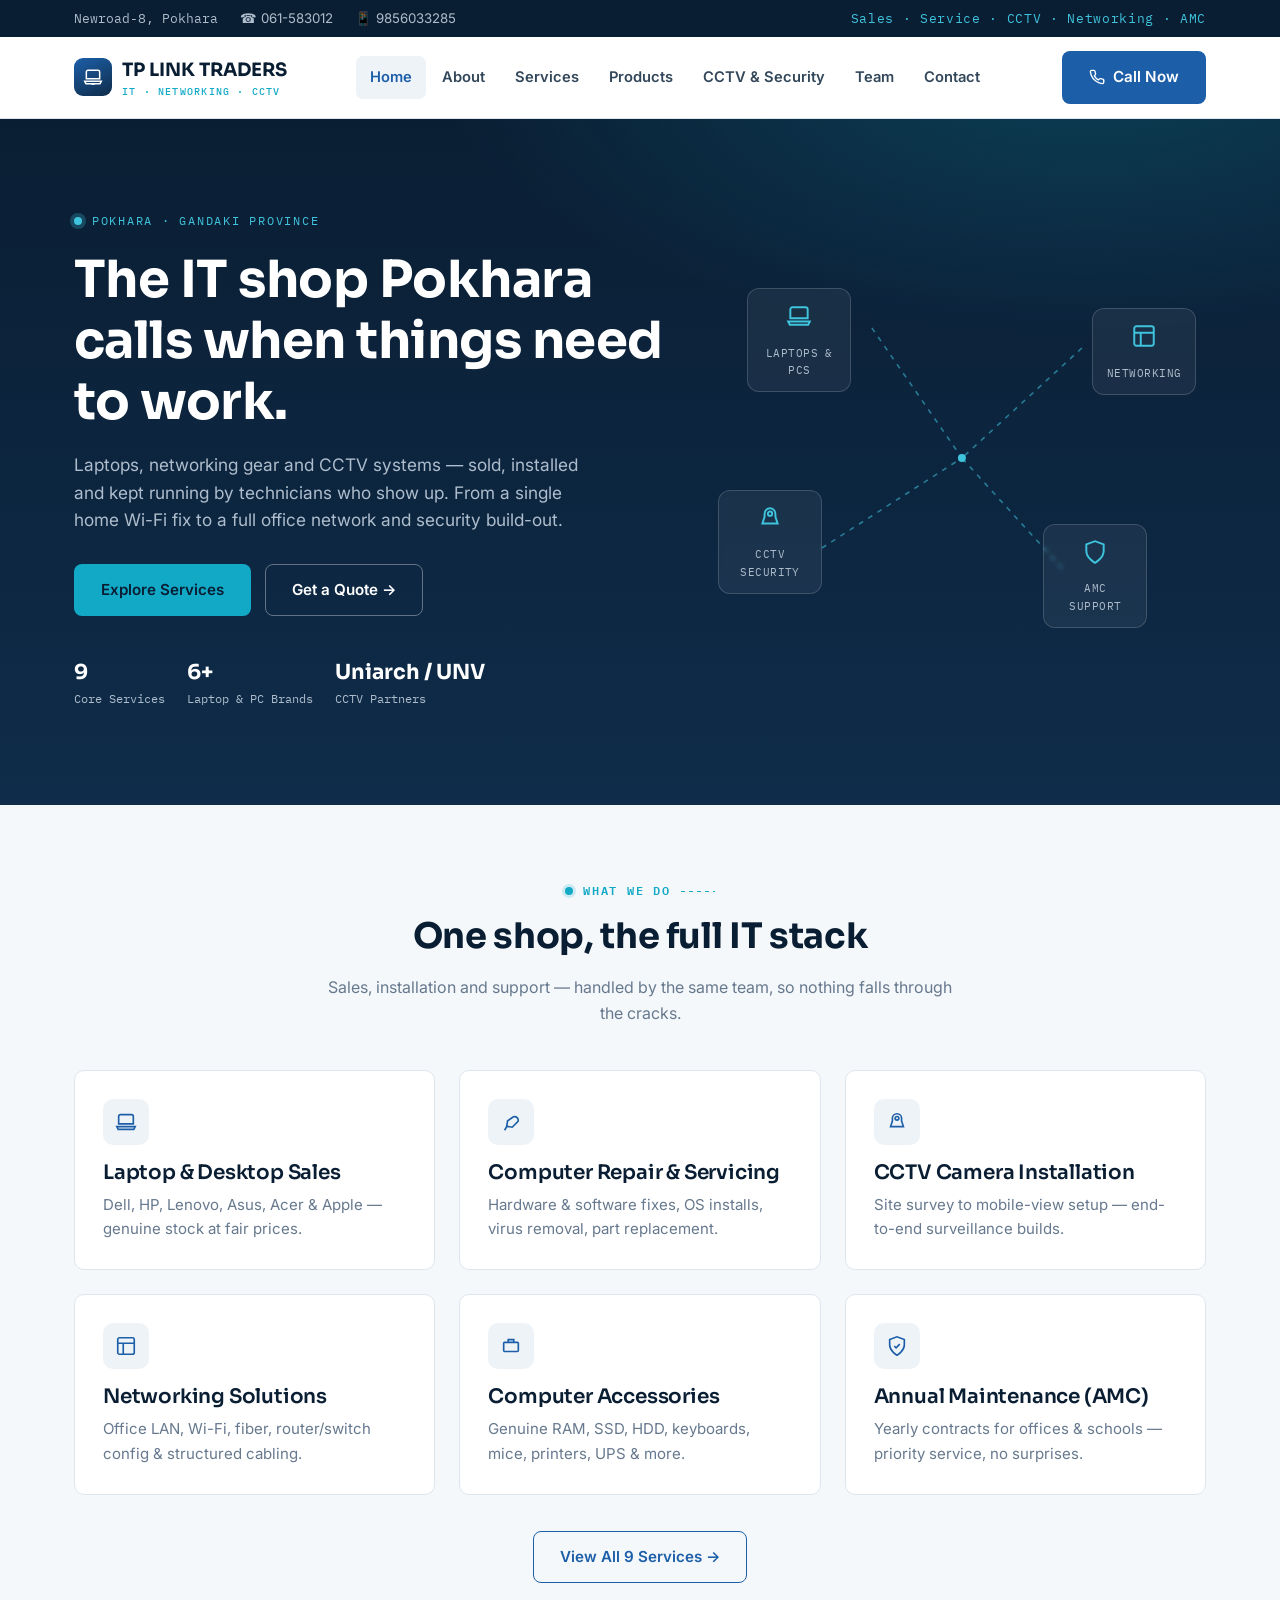
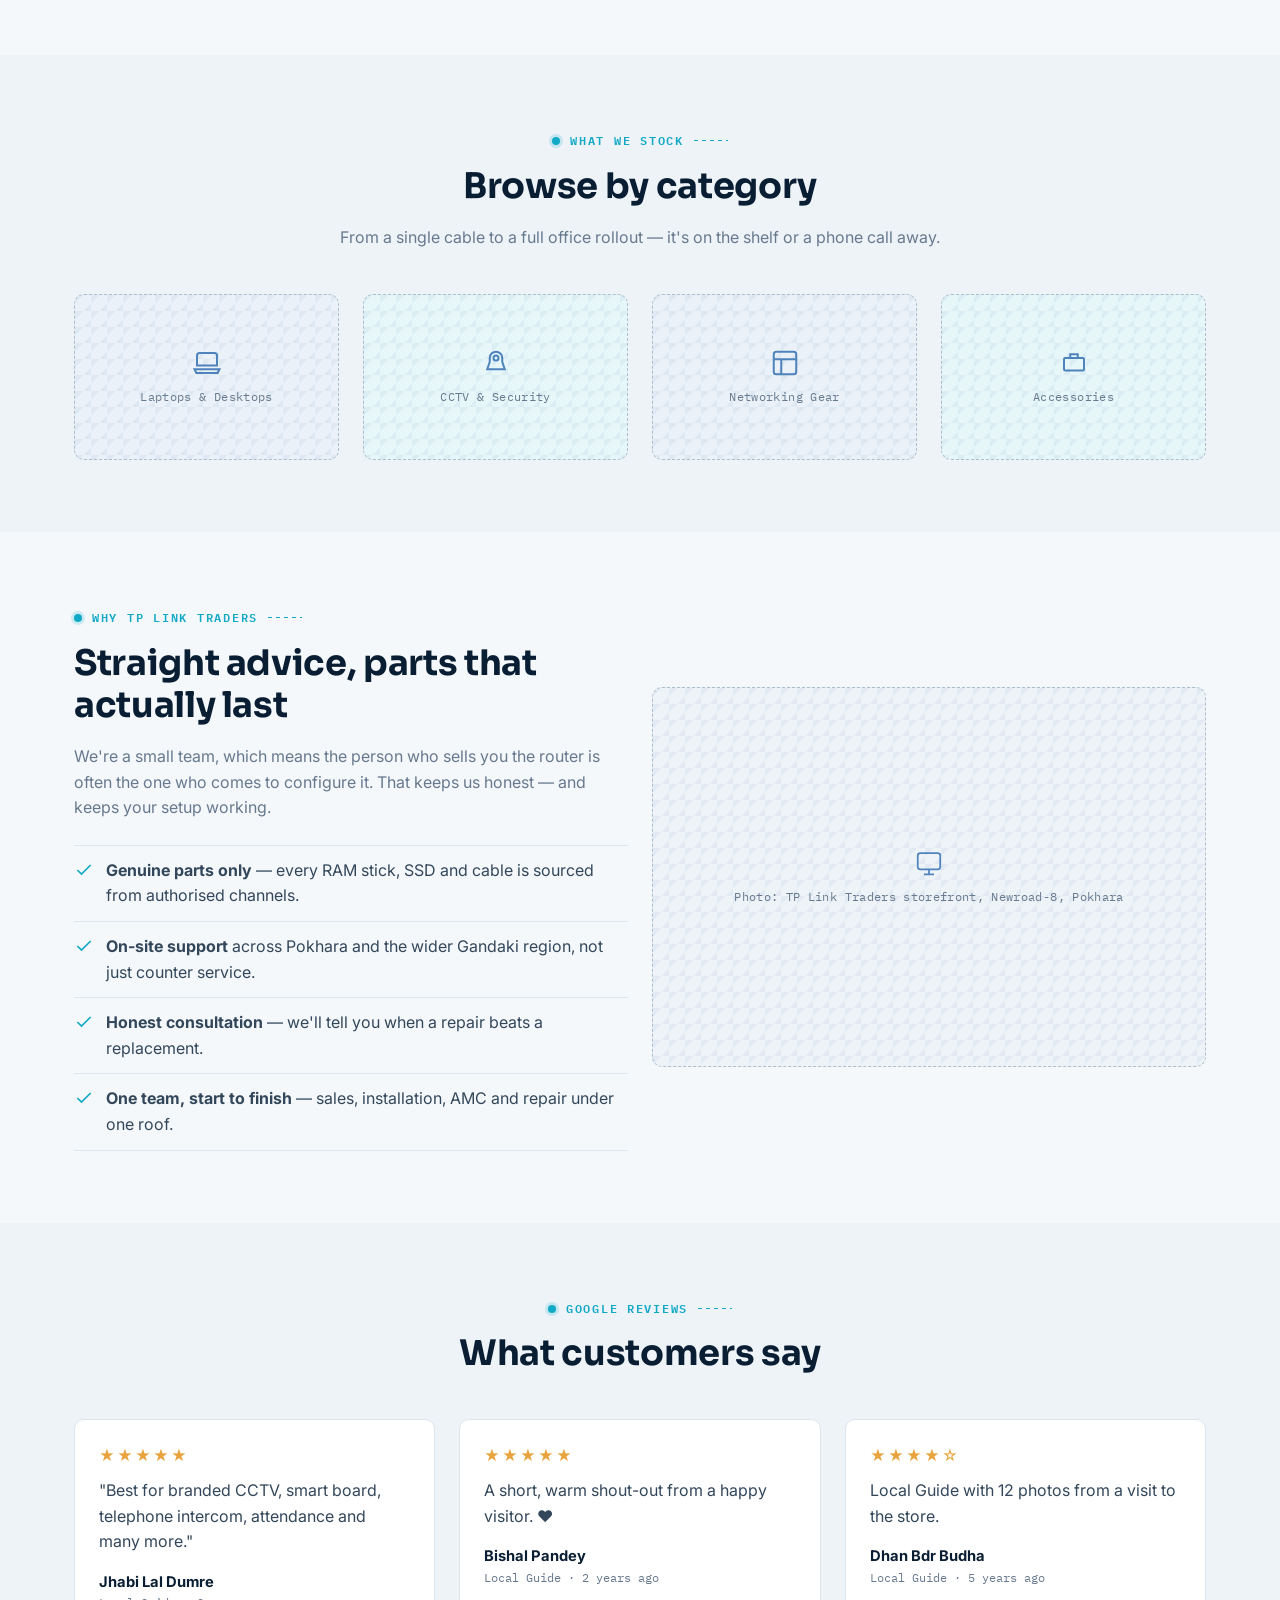
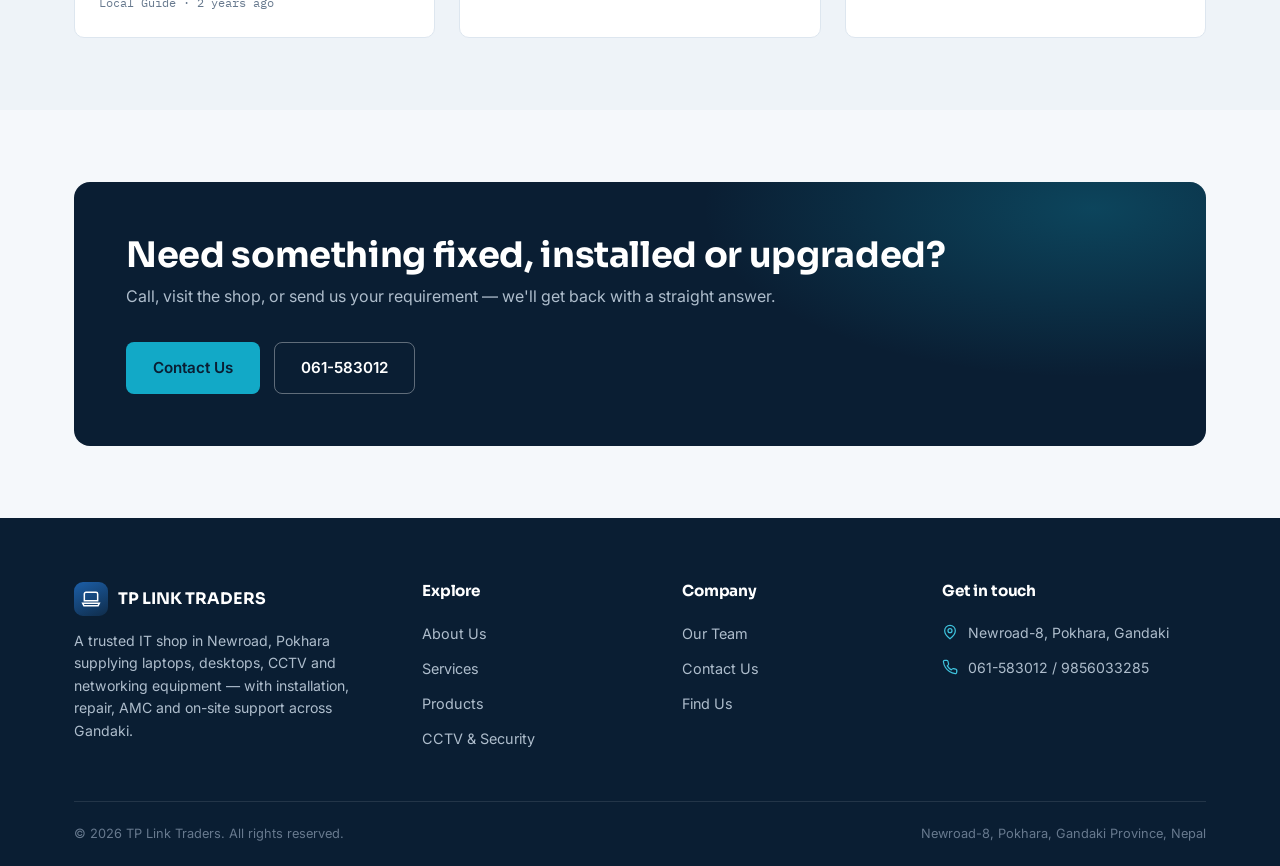
<file: index.html>
<!DOCTYPE html>
<html lang="en">
<head>
<meta charset="UTF-8">
<meta name="viewport" content="width=device-width, initial-scale=1.0">
<title>TP Link Traders — IT, Networking &amp; CCTV Specialists in Pokhara</title>
<meta name="description" content="TP Link Traders, Newroad-8 Pokhara — laptops, desktops, networking, CCTV installation, AMC and IT support for homes, offices, schools and businesses across Gandaki.">
<link rel="preconnect" href="https://fonts.googleapis.com">
<link href="https://fonts.googleapis.com/css2?family=Sora:wght@500;600;700&amp;family=Inter:wght@400;500;600;700&amp;family=IBM+Plex+Mono:wght@500;600&amp;display=swap" rel="stylesheet">
<link rel="stylesheet" href="assets/style.css">
</head>
<body>

<!-- ============ HEADER ============ -->
<div class="topbar">
  <div class="container">
    <div class="topbar-info">
      <span class="mono">Newroad-8, Pokhara</span>
      <span>☎ 061-583012</span>
      <span>📱 9856033285</span>
    </div>
    <span class="topbar-tag">Sales · Service · CCTV · Networking · AMC</span>
  </div>
</div>

<header class="navbar">
  <div class="container">
    <a href="index.html" class="logo">
      <span class="logo-mark">
        <svg viewBox="0 0 24 24" fill="none" stroke="#fff" stroke-width="1.8"><path d="M4 6a2 2 0 012-2h12a2 2 0 012 2v8H4V6z"/><path d="M2 17h20l-1.5 3h-17L2 17z"/><path d="M10 20.5h4"/></svg>
      </span>
      <span>TP LINK TRADERS<small>IT · Networking · CCTV</small></span>
    </a>
    <nav class="nav-links">
      <a href="index.html" class="active">Home</a>
      <a href="about.html">About</a>
      <a href="services.html">Services</a>
      <a href="products.html">Products</a>
      <a href="cctv.html">CCTV &amp; Security</a>
      <a href="team.html">Team</a>
      <a href="contact.html">Contact</a>
    </nav>
    <div class="nav-cta">
      <a href="tel:9856033285" class="btn btn-primary"><svg width="16" height="16" viewBox="0 0 24 24" fill="none" stroke="currentColor" stroke-width="2"><path d="M22 16.9v3a2 2 0 01-2.2 2 19.8 19.8 0 01-8.6-3.1 19.5 19.5 0 01-6-6A19.8 19.8 0 012.1 4.2 2 2 0 014.1 2h3a2 2 0 012 1.7c.1 1 .3 2 .7 3a2 2 0 01-.4 2.1L8 10.3a16 16 0 006 6l1.5-1.4a2 2 0 012.1-.4c1 .4 2 .6 3 .7a2 2 0 011.7 2.1z"/></svg><span class="full">Call Now</span></a>
      <button class="nav-toggle" aria-label="Toggle menu">
        <svg viewBox="0 0 24 24" fill="none" stroke="currentColor" stroke-width="2"><path d="M3 6h18M3 12h18M3 18h18"/></svg>
      </button>
    </div>
  </div>
</header>
<div class="nav-scrim"></div>

<!-- ============ HERO ============ -->
<section class="hero">
  <div class="container">
    <div>
      <div class="hero-eyebrow">Pokhara · Gandaki Province</div>
      <h1>The IT shop Pokhara calls when things need to work.</h1>
      <p class="lead">Laptops, networking gear and CCTV systems — sold, installed and kept running by technicians who show up. From a single home Wi-Fi fix to a full office network and security build-out.</p>
      <div class="hero-actions">
        <a href="services.html" class="btn btn-accent">Explore Services</a>
        <a href="contact.html" class="btn btn-ghost">Get a Quote →</a>
      </div>
      <div class="hero-badges">
        <div class="badge"><b>9</b>Core Services</div>
        <div class="badge"><b>6+</b>Laptop &amp; PC Brands</div>
        <div class="badge"><b>Uniarch / UNV</b>CCTV Partners</div>
      </div>
    </div>
    <div class="net-diagram">
      <svg viewBox="0 0 400 340" aria-hidden="true">
        <path class="dash-line" d="M110 40 L 200 170"></path>
        <path class="dash-line" d="M320 60 L 200 170"></path>
        <path class="dash-line" d="M60 260 L 200 170"></path>
        <path class="dash-line" d="M300 280 L 200 170"></path>
        <circle class="pulse-dot" cx="200" cy="170" r="4"></circle>
      </svg>
      <div class="net-node n1"><svg viewBox="0 0 24 24" fill="none" stroke="currentColor" stroke-width="1.8"><path d="M4 6a2 2 0 012-2h12a2 2 0 012 2v8H4V6z"/><path d="M2 17h20l-1.5 3h-17L2 17z"/></svg><span>LAPTOPS &amp; PCS</span></div>
      <div class="net-node n2"><svg viewBox="0 0 24 24" fill="none" stroke="currentColor" stroke-width="1.8"><rect x="3" y="3" width="18" height="18" rx="2"/><path d="M3 9h18M9 21V9"/></svg><span>NETWORKING</span></div>
      <div class="net-node n3"><svg viewBox="0 0 24 24" fill="none" stroke="currentColor" stroke-width="1.8"><path d="M17 8a5 5 0 00-10 0v3l-2 6h14l-2-6V8z"/><circle cx="12" cy="8" r="2"/></svg><span>CCTV SECURITY</span></div>
      <div class="net-node n4"><svg viewBox="0 0 24 24" fill="none" stroke="currentColor" stroke-width="1.8"><path d="M12 22s8-4.5 8-11V5l-8-3-8 3v6c0 6.5 8 11 8 11z"/></svg><span>AMC SUPPORT</span></div>
    </div>
  </div>
</section>

<!-- ============ SERVICES OVERVIEW ============ -->
<section>
  <div class="container">
    <div class="section-head center" style="margin-left:auto;margin-right:auto;">
      <div class="eyebrow" style="justify-content:center;">WHAT WE DO</div>
      <h2>One shop, the full IT stack</h2>
      <p style="color:var(--slate-500);">Sales, installation and support — handled by the same team, so nothing falls through the cracks.</p>
    </div>
    <div class="grid grid-3">
      <div class="card">
        <div class="icon-badge"><svg viewBox="0 0 24 24" fill="none" stroke="currentColor" stroke-width="1.8"><path d="M4 6a2 2 0 012-2h12a2 2 0 012 2v8H4V6z"/><path d="M2 17h20l-1.5 3h-17L2 17z"/></svg></div>
        <h3>Laptop &amp; Desktop Sales</h3>
        <p>Dell, HP, Lenovo, Asus, Acer &amp; Apple — genuine stock at fair prices.</p>
      </div>
      <div class="card">
        <div class="icon-badge"><svg viewBox="0 0 24 24" fill="none" stroke="currentColor" stroke-width="1.8"><path d="M14.7 6.3a4 4 0 015 5l-6.4 6.4-6-1 1-6z"/><path d="M8 16l-3 5"/></svg></div>
        <h3>Computer Repair &amp; Servicing</h3>
        <p>Hardware &amp; software fixes, OS installs, virus removal, part replacement.</p>
      </div>
      <div class="card">
        <div class="icon-badge"><svg viewBox="0 0 24 24" fill="none" stroke="currentColor" stroke-width="1.8"><path d="M17 8a5 5 0 00-10 0v3l-2 6h14l-2-6V8z"/><circle cx="12" cy="8" r="2"/></svg></div>
        <h3>CCTV Camera Installation</h3>
        <p>Site survey to mobile-view setup — end-to-end surveillance builds.</p>
      </div>
      <div class="card">
        <div class="icon-badge"><svg viewBox="0 0 24 24" fill="none" stroke="currentColor" stroke-width="1.8"><rect x="3" y="3" width="18" height="18" rx="2"/><path d="M3 9h18M9 21V9"/></svg></div>
        <h3>Networking Solutions</h3>
        <p>Office LAN, Wi-Fi, fiber, router/switch config &amp; structured cabling.</p>
      </div>
      <div class="card">
        <div class="icon-badge"><svg viewBox="0 0 24 24" fill="none" stroke="currentColor" stroke-width="1.8"><rect x="4" y="8" width="16" height="10" rx="1"/><path d="M9 8V5h6v3"/></svg></div>
        <h3>Computer Accessories</h3>
        <p>Genuine RAM, SSD, HDD, keyboards, mice, printers, UPS &amp; more.</p>
      </div>
      <div class="card">
        <div class="icon-badge"><svg viewBox="0 0 24 24" fill="none" stroke="currentColor" stroke-width="1.8"><path d="M12 22s8-4.5 8-11V5l-8-3-8 3v6c0 6.5 8 11 8 11z"/><path d="M9 12l2 2 4-4"/></svg></div>
        <h3>Annual Maintenance (AMC)</h3>
        <p>Yearly contracts for offices &amp; schools — priority service, no surprises.</p>
      </div>
    </div>
    <div class="center" style="margin-top:36px;">
      <a href="services.html" class="btn btn-outline">View All 9 Services →</a>
    </div>
  </div>
</section>

<!-- ============ PRODUCT CATEGORIES PREVIEW ============ -->
<section class="section-alt">
  <div class="container">
    <div class="section-head center" style="margin-left:auto;margin-right:auto;">
      <div class="eyebrow" style="justify-content:center;">WHAT WE STOCK</div>
      <h2>Browse by category</h2>
      <p style="color:var(--slate-500);">From a single cable to a full office rollout — it's on the shelf or a phone call away.</p>
    </div>
    <div class="grid grid-4">
      <a href="products.html#laptops" style="text-decoration:none;color:inherit;">
        <div class="ph wide navy"><svg viewBox="0 0 24 24" fill="none" stroke="currentColor" stroke-width="1.6"><path d="M4 6a2 2 0 012-2h12a2 2 0 012 2v8H4V6z"/><path d="M2 17h20l-1.5 3h-17L2 17z"/></svg><span class="ph-label">Laptops &amp; Desktops</span></div>
      </a>
      <a href="cctv.html" style="text-decoration:none;color:inherit;">
        <div class="ph wide cyan"><svg viewBox="0 0 24 24" fill="none" stroke="currentColor" stroke-width="1.6"><path d="M17 8a5 5 0 00-10 0v3l-2 6h14l-2-6V8z"/><circle cx="12" cy="8" r="2"/></svg><span class="ph-label">CCTV &amp; Security</span></div>
      </a>
      <a href="products.html#networking" style="text-decoration:none;color:inherit;">
        <div class="ph wide navy"><svg viewBox="0 0 24 24" fill="none" stroke="currentColor" stroke-width="1.6"><rect x="3" y="3" width="18" height="18" rx="2"/><path d="M3 9h18M9 21V9"/></svg><span class="ph-label">Networking Gear</span></div>
      </a>
      <a href="products.html#accessories" style="text-decoration:none;color:inherit;">
        <div class="ph wide cyan"><svg viewBox="0 0 24 24" fill="none" stroke="currentColor" stroke-width="1.6"><rect x="4" y="8" width="16" height="10" rx="1"/><path d="M9 8V5h6v3"/></svg><span class="ph-label">Accessories</span></div>
      </a>
    </div>
  </div>
</section>

<!-- ============ WHY CHOOSE US ============ -->
<section>
  <div class="container grid grid-2" style="align-items:center;">
    <div>
      <div class="eyebrow">WHY TP LINK TRADERS</div>
      <h2>Straight advice, parts that actually last</h2>
      <p style="color:var(--slate-500);">We're a small team, which means the person who sells you the router is often the one who comes to configure it. That keeps us honest — and keeps your setup working.</p>
      <ul style="margin-top:24px;">
        <li style="display:flex;gap:12px;padding:12px 0;border-top:1px solid var(--border);">
          <svg width="20" height="20" viewBox="0 0 24 24" fill="none" stroke="var(--cyan-500)" stroke-width="2" style="flex-shrink:0;margin-top:2px;"><path d="M20 6L9 17l-5-5"/></svg>
          <div><strong>Genuine parts only</strong> — every RAM stick, SSD and cable is sourced from authorised channels.</div>
        </li>
        <li style="display:flex;gap:12px;padding:12px 0;border-top:1px solid var(--border);">
          <svg width="20" height="20" viewBox="0 0 24 24" fill="none" stroke="var(--cyan-500)" stroke-width="2" style="flex-shrink:0;margin-top:2px;"><path d="M20 6L9 17l-5-5"/></svg>
          <div><strong>On-site support</strong> across Pokhara and the wider Gandaki region, not just counter service.</div>
        </li>
        <li style="display:flex;gap:12px;padding:12px 0;border-top:1px solid var(--border);">
          <svg width="20" height="20" viewBox="0 0 24 24" fill="none" stroke="var(--cyan-500)" stroke-width="2" style="flex-shrink:0;margin-top:2px;"><path d="M20 6L9 17l-5-5"/></svg>
          <div><strong>Honest consultation</strong> — we'll tell you when a repair beats a replacement.</div>
        </li>
        <li style="display:flex;gap:12px;padding:12px 0;border-top:1px solid var(--border);border-bottom:1px solid var(--border);">
          <svg width="20" height="20" viewBox="0 0 24 24" fill="none" stroke="var(--cyan-500)" stroke-width="2" style="flex-shrink:0;margin-top:2px;"><path d="M20 6L9 17l-5-5"/></svg>
          <div><strong>One team, start to finish</strong> — sales, installation, AMC and repair under one roof.</div>
        </li>
      </ul>
    </div>
    <div class="ph" style="min-height:380px;">
      <svg viewBox="0 0 24 24" fill="none" stroke="currentColor" stroke-width="1.4"><rect x="3" y="4" width="18" height="13" rx="2"/><path d="M8 21h8M12 17v4"/></svg>
      <span class="ph-label">Photo: TP Link Traders storefront, Newroad-8, Pokhara</span>
    </div>
  </div>
</section>

<!-- ============ REVIEWS ============ -->
<section class="section-alt">
  <div class="container">
    <div class="section-head center" style="margin-left:auto;margin-right:auto;">
      <div class="eyebrow" style="justify-content:center;">GOOGLE REVIEWS</div>
      <h2>What customers say</h2>
    </div>
    <div class="grid grid-3">
      <div class="review-card">
        <div class="review-stars">★★★★★</div>
        <p>"Best for branded CCTV, smart board, telephone intercom, attendance and many more."</p>
        <div class="review-name">Jhabi Lal Dumre</div>
        <div class="review-meta">Local Guide · 2 years ago</div>
      </div>
      <div class="review-card">
        <div class="review-stars">★★★★★</div>
        <p>A short, warm shout-out from a happy visitor. ❤️</p>
        <div class="review-name">Bishal Pandey</div>
        <div class="review-meta">Local Guide · 2 years ago</div>
      </div>
      <div class="review-card">
        <div class="review-stars">★★★★☆</div>
        <p>Local Guide with 12 photos from a visit to the store.</p>
        <div class="review-name">Dhan Bdr Budha</div>
        <div class="review-meta">Local Guide · 5 years ago</div>
      </div>
    </div>
  </div>
</section>

<!-- ============ CTA BAND ============ -->
<section>
  <div class="container">
    <div class="band">
      <div>
        <h2>Need something fixed, installed or upgraded?</h2>
        <p>Call, visit the shop, or send us your requirement — we'll get back with a straight answer.</p>
      </div>
      <div class="hero-actions">
        <a href="contact.html" class="btn btn-accent">Contact Us</a>
        <a href="tel:061583012" class="btn btn-ghost">061-583012</a>
      </div>
    </div>
  </div>
</section>

<!-- ============ FOOTER ============ -->
<footer>
  <div class="container">
    <div class="footer-grid">
      <div>
        <div class="footer-logo">
          <span class="logo-mark"><svg viewBox="0 0 24 24" fill="none" stroke="#fff" stroke-width="1.8"><path d="M4 6a2 2 0 012-2h12a2 2 0 012 2v8H4V6z"/><path d="M2 17h20l-1.5 3h-17L2 17z"/></svg></span>
          <span>TP LINK TRADERS</span>
        </div>
        <p class="footer-about">A trusted IT shop in Newroad, Pokhara supplying laptops, desktops, CCTV and networking equipment — with installation, repair, AMC and on-site support across Gandaki.</p>
      </div>
      <div>
        <h4>Explore</h4>
        <a href="about.html">About Us</a>
        <a href="services.html">Services</a>
        <a href="products.html">Products</a>
        <a href="cctv.html">CCTV &amp; Security</a>
      </div>
      <div>
        <h4>Company</h4>
        <a href="team.html">Our Team</a>
        <a href="contact.html">Contact Us</a>
        <a href="contact.html#map">Find Us</a>
      </div>
      <div>
        <h4>Get in touch</h4>
        <ul class="footer-contact">
          <li><svg viewBox="0 0 24 24" fill="none" stroke="currentColor" stroke-width="1.8"><path d="M20 10c0 6-8 12-8 12s-8-6-8-12a8 8 0 0116 0z"/><circle cx="12" cy="10" r="3"/></svg>Newroad-8, Pokhara, Gandaki</li>
          <li><svg viewBox="0 0 24 24" fill="none" stroke="currentColor" stroke-width="1.8"><path d="M22 16.9v3a2 2 0 01-2.2 2 19.8 19.8 0 01-8.6-3.1 19.5 19.5 0 01-6-6A19.8 19.8 0 012.1 4.2 2 2 0 014.1 2h3a2 2 0 012 1.7c.1 1 .3 2 .7 3a2 2 0 01-.4 2.1L8 10.3a16 16 0 006 6l1.5-1.4a2 2 0 012.1-.4c1 .4 2 .6 3 .7a2 2 0 011.7 2.1z"/></svg>061-583012 / 9856033285</li>
        </ul>
      </div>
    </div>
    <div class="footer-bottom">
      <span>© <span id="year"></span> TP Link Traders. All rights reserved.</span>
      <span>Newroad-8, Pokhara, Gandaki Province, Nepal</span>
    </div>
  </div>
</footer>

<script src="assets/script.js"></script>
<script>document.getElementById('year').textContent = new Date().getFullYear();</script>
</body>
</html>
</file>
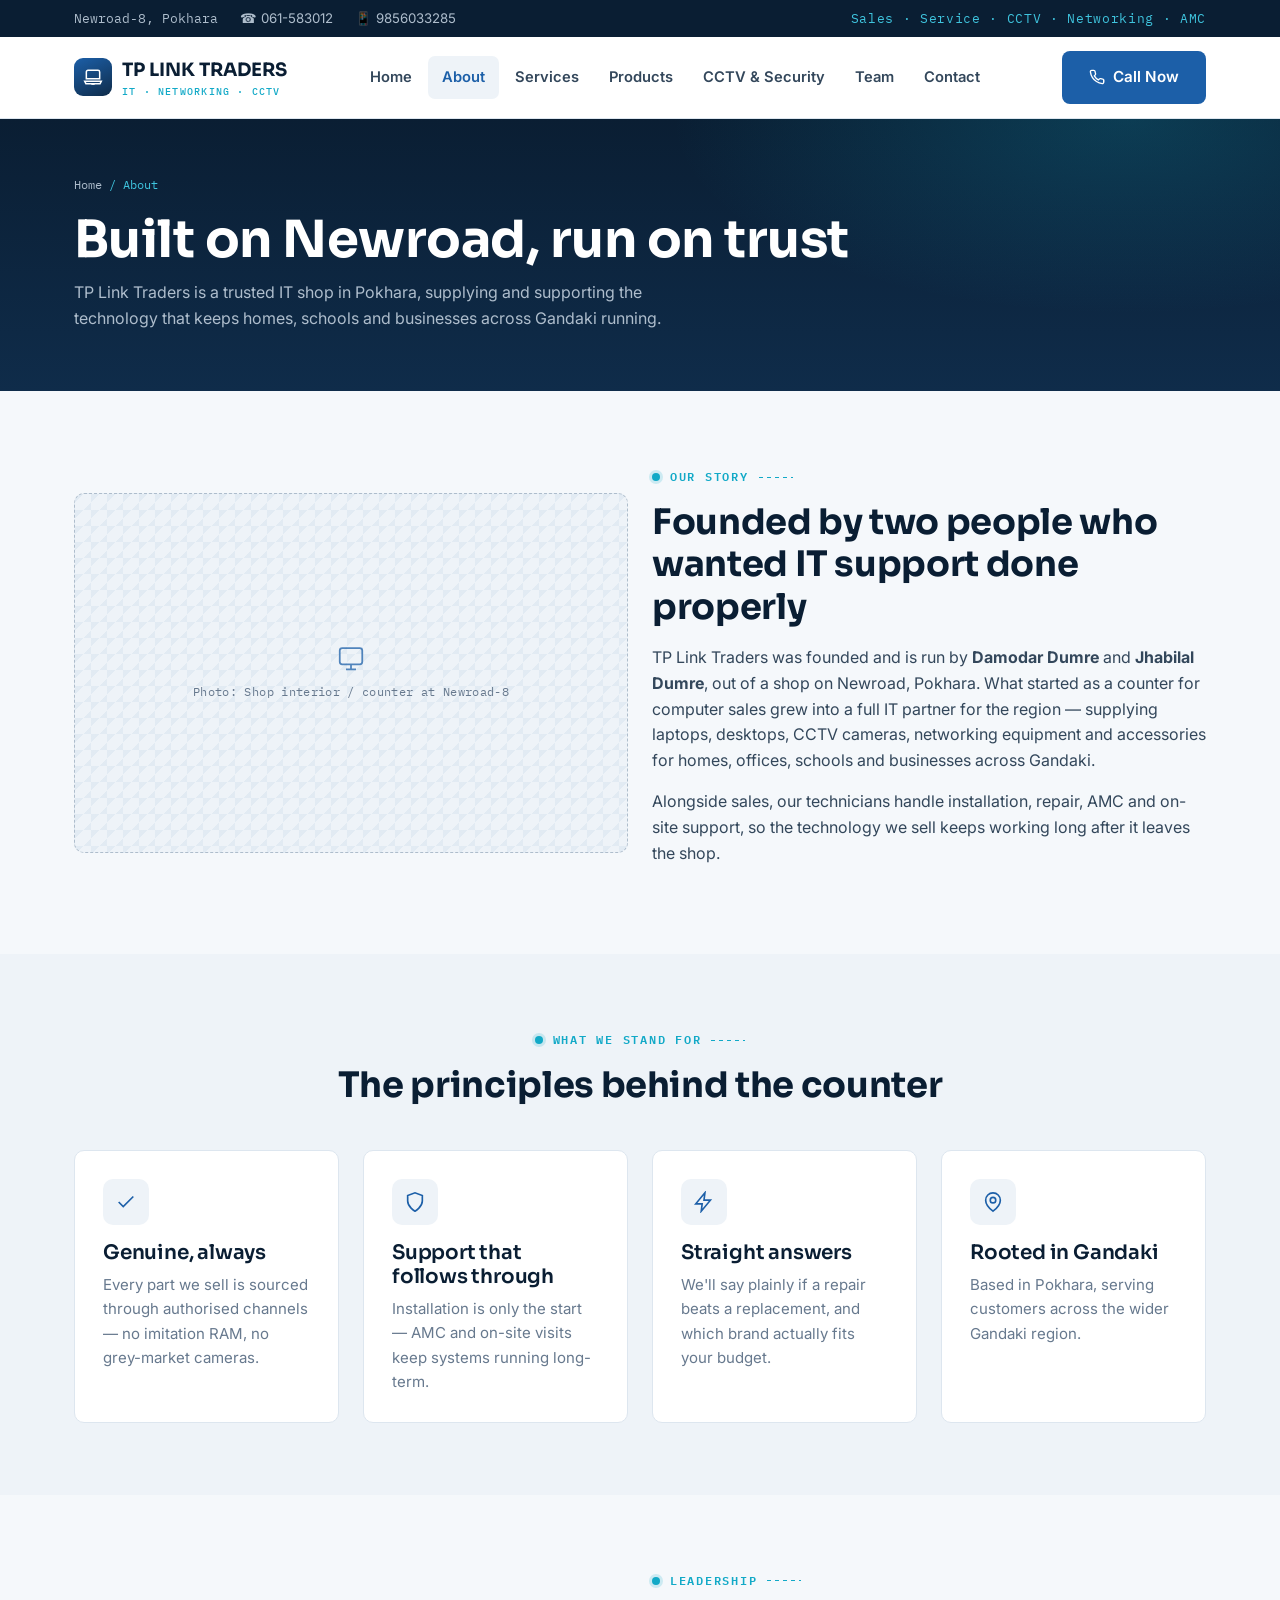
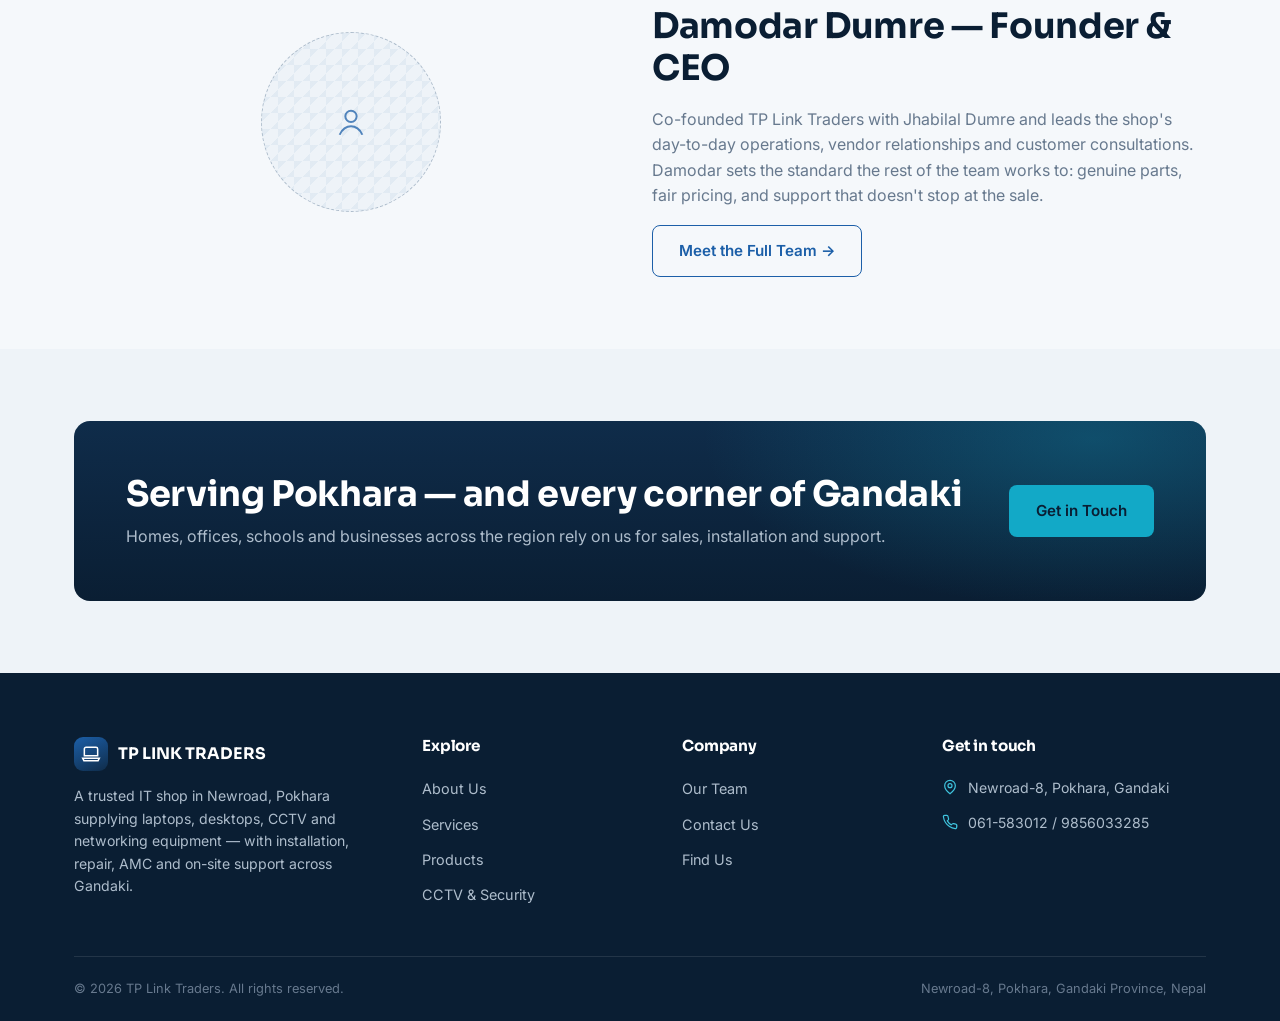
<file: about.html>
<!DOCTYPE html>
<html lang="en">
<head>
<meta charset="UTF-8">
<meta name="viewport" content="width=device-width, initial-scale=1.0">
<title>About Us — TP Link Traders</title>
<meta name="description" content="TP Link Traders is founded and run by Damodar Dumre and Jhabilal Dumre, serving Pokhara and Gandaki with IT sales, networking and CCTV support.">
<link rel="preconnect" href="https://fonts.googleapis.com">
<link href="https://fonts.googleapis.com/css2?family=Sora:wght@500;600;700&amp;family=Inter:wght@400;500;600;700&amp;family=IBM+Plex+Mono:wght@500;600&amp;display=swap" rel="stylesheet">
<link rel="stylesheet" href="assets/style.css">
</head>
<body>

<div class="topbar">
  <div class="container">
    <div class="topbar-info">
      <span class="mono">Newroad-8, Pokhara</span>
      <span>☎ 061-583012</span>
      <span>📱 9856033285</span>
    </div>
    <span class="topbar-tag">Sales · Service · CCTV · Networking · AMC</span>
  </div>
</div>

<header class="navbar">
  <div class="container">
    <a href="index.html" class="logo">
      <span class="logo-mark"><svg viewBox="0 0 24 24" fill="none" stroke="#fff" stroke-width="1.8"><path d="M4 6a2 2 0 012-2h12a2 2 0 012 2v8H4V6z"/><path d="M2 17h20l-1.5 3h-17L2 17z"/><path d="M10 20.5h4"/></svg></span>
      <span>TP LINK TRADERS<small>IT · Networking · CCTV</small></span>
    </a>
    <nav class="nav-links">
      <a href="index.html">Home</a>
      <a href="about.html" class="active">About</a>
      <a href="services.html">Services</a>
      <a href="products.html">Products</a>
      <a href="cctv.html">CCTV &amp; Security</a>
      <a href="team.html">Team</a>
      <a href="contact.html">Contact</a>
    </nav>
    <div class="nav-cta">
      <a href="tel:9856033285" class="btn btn-primary"><svg width="16" height="16" viewBox="0 0 24 24" fill="none" stroke="currentColor" stroke-width="2"><path d="M22 16.9v3a2 2 0 01-2.2 2 19.8 19.8 0 01-8.6-3.1 19.5 19.5 0 01-6-6A19.8 19.8 0 012.1 4.2 2 2 0 014.1 2h3a2 2 0 012 1.7c.1 1 .3 2 .7 3a2 2 0 01-.4 2.1L8 10.3a16 16 0 006 6l1.5-1.4a2 2 0 012.1-.4c1 .4 2 .6 3 .7a2 2 0 011.7 2.1z"/></svg><span class="full">Call Now</span></a>
      <button class="nav-toggle" aria-label="Toggle menu"><svg viewBox="0 0 24 24" fill="none" stroke="currentColor" stroke-width="2"><path d="M3 6h18M3 12h18M3 18h18"/></svg></button>
    </div>
  </div>
</header>
<div class="nav-scrim"></div>

<div class="page-header">
  <div class="container">
    <div class="breadcrumb"><a href="index.html">Home</a> / About</div>
    <h1>Built on Newroad, run on trust</h1>
    <p>TP Link Traders is a trusted IT shop in Pokhara, supplying and supporting the technology that keeps homes, schools and businesses across Gandaki running.</p>
  </div>
</div>

<section>
  <div class="container grid grid-2" style="align-items:center;">
    <div class="ph" style="min-height:360px;">
      <svg viewBox="0 0 24 24" fill="none" stroke="currentColor" stroke-width="1.4"><rect x="3" y="4" width="18" height="13" rx="2"/><path d="M8 21h8M12 17v4"/></svg>
      <span class="ph-label">Photo: Shop interior / counter at Newroad-8</span>
    </div>
    <div>
      <div class="eyebrow">OUR STORY</div>
      <h2>Founded by two people who wanted IT support done properly</h2>
      <p>TP Link Traders was founded and is run by <strong>Damodar Dumre</strong> and <strong>Jhabilal Dumre</strong>, out of a shop on Newroad, Pokhara. What started as a counter for computer sales grew into a full IT partner for the region — supplying laptops, desktops, CCTV cameras, networking equipment and accessories for homes, offices, schools and businesses across Gandaki.</p>
      <p>Alongside sales, our technicians handle installation, repair, AMC and on-site support, so the technology we sell keeps working long after it leaves the shop.</p>
    </div>
  </div>
</section>

<section class="section-alt">
  <div class="container">
    <div class="section-head center" style="margin-left:auto;margin-right:auto;">
      <div class="eyebrow" style="justify-content:center;">WHAT WE STAND FOR</div>
      <h2>The principles behind the counter</h2>
    </div>
    <div class="grid grid-4">
      <div class="card">
        <div class="icon-badge"><svg viewBox="0 0 24 24" fill="none" stroke="currentColor" stroke-width="1.8"><path d="M20 6L9 17l-5-5"/></svg></div>
        <h3>Genuine, always</h3>
        <p>Every part we sell is sourced through authorised channels — no imitation RAM, no grey-market cameras.</p>
      </div>
      <div class="card">
        <div class="icon-badge"><svg viewBox="0 0 24 24" fill="none" stroke="currentColor" stroke-width="1.8"><path d="M12 22s8-4.5 8-11V5l-8-3-8 3v6c0 6.5 8 11 8 11z"/></svg></div>
        <h3>Support that follows through</h3>
        <p>Installation is only the start — AMC and on-site visits keep systems running long-term.</p>
      </div>
      <div class="card">
        <div class="icon-badge"><svg viewBox="0 0 24 24" fill="none" stroke="currentColor" stroke-width="1.8"><path d="M13 2L3 14h7l-1 8 10-12h-7l1-8z"/></svg></div>
        <h3>Straight answers</h3>
        <p>We'll say plainly if a repair beats a replacement, and which brand actually fits your budget.</p>
      </div>
      <div class="card">
        <div class="icon-badge"><svg viewBox="0 0 24 24" fill="none" stroke="currentColor" stroke-width="1.8"><path d="M20 10c0 6-8 12-8 12s-8-6-8-12a8 8 0 0116 0z"/><circle cx="12" cy="10" r="3"/></svg></div>
        <h3>Rooted in Gandaki</h3>
        <p>Based in Pokhara, serving customers across the wider Gandaki region.</p>
      </div>
    </div>
  </div>
</section>

<section>
  <div class="container grid grid-2" style="align-items:center;">
    <div class="ph avatar" style="width:180px;">
      <svg viewBox="0 0 24 24" fill="none" stroke="currentColor" stroke-width="1.4"><circle cx="12" cy="8" r="4"/><path d="M4 21c1.5-4 5-6 8-6s6.5 2 8 6"/></svg>
    </div>
    <div>
      <div class="eyebrow">LEADERSHIP</div>
      <h2>Damodar Dumre — Founder &amp; CEO</h2>
      <p style="color:var(--slate-500);">Co-founded TP Link Traders with Jhabilal Dumre and leads the shop's day-to-day operations, vendor relationships and customer consultations. Damodar sets the standard the rest of the team works to: genuine parts, fair pricing, and support that doesn't stop at the sale.</p>
      <a href="team.html" class="btn btn-outline">Meet the Full Team →</a>
    </div>
  </div>
</section>

<section class="section-alt">
  <div class="container">
    <div class="band" style="background:linear-gradient(180deg, var(--navy-800), var(--navy-900));">
      <div>
        <h2>Serving Pokhara — and every corner of Gandaki</h2>
        <p>Homes, offices, schools and businesses across the region rely on us for sales, installation and support.</p>
      </div>
      <a href="contact.html" class="btn btn-accent">Get in Touch</a>
    </div>
  </div>
</section>

<footer>
  <div class="container">
    <div class="footer-grid">
      <div>
        <div class="footer-logo">
          <span class="logo-mark"><svg viewBox="0 0 24 24" fill="none" stroke="#fff" stroke-width="1.8"><path d="M4 6a2 2 0 012-2h12a2 2 0 012 2v8H4V6z"/><path d="M2 17h20l-1.5 3h-17L2 17z"/></svg></span>
          <span>TP LINK TRADERS</span>
        </div>
        <p class="footer-about">A trusted IT shop in Newroad, Pokhara supplying laptops, desktops, CCTV and networking equipment — with installation, repair, AMC and on-site support across Gandaki.</p>
      </div>
      <div>
        <h4>Explore</h4>
        <a href="about.html">About Us</a>
        <a href="services.html">Services</a>
        <a href="products.html">Products</a>
        <a href="cctv.html">CCTV &amp; Security</a>
      </div>
      <div>
        <h4>Company</h4>
        <a href="team.html">Our Team</a>
        <a href="contact.html">Contact Us</a>
        <a href="contact.html#map">Find Us</a>
      </div>
      <div>
        <h4>Get in touch</h4>
        <ul class="footer-contact">
          <li><svg viewBox="0 0 24 24" fill="none" stroke="currentColor" stroke-width="1.8"><path d="M20 10c0 6-8 12-8 12s-8-6-8-12a8 8 0 0116 0z"/><circle cx="12" cy="10" r="3"/></svg>Newroad-8, Pokhara, Gandaki</li>
          <li><svg viewBox="0 0 24 24" fill="none" stroke="currentColor" stroke-width="1.8"><path d="M22 16.9v3a2 2 0 01-2.2 2 19.8 19.8 0 01-8.6-3.1 19.5 19.5 0 01-6-6A19.8 19.8 0 012.1 4.2 2 2 0 014.1 2h3a2 2 0 012 1.7c.1 1 .3 2 .7 3a2 2 0 01-.4 2.1L8 10.3a16 16 0 006 6l1.5-1.4a2 2 0 012.1-.4c1 .4 2 .6 3 .7a2 2 0 011.7 2.1z"/></svg>061-583012 / 9856033285</li>
        </ul>
      </div>
    </div>
    <div class="footer-bottom">
      <span>© <span id="year"></span> TP Link Traders. All rights reserved.</span>
      <span>Newroad-8, Pokhara, Gandaki Province, Nepal</span>
    </div>
  </div>
</footer>

<script src="assets/script.js"></script>
<script>document.getElementById('year').textContent = new Date().getFullYear();</script>
</body>
</html>
</file>
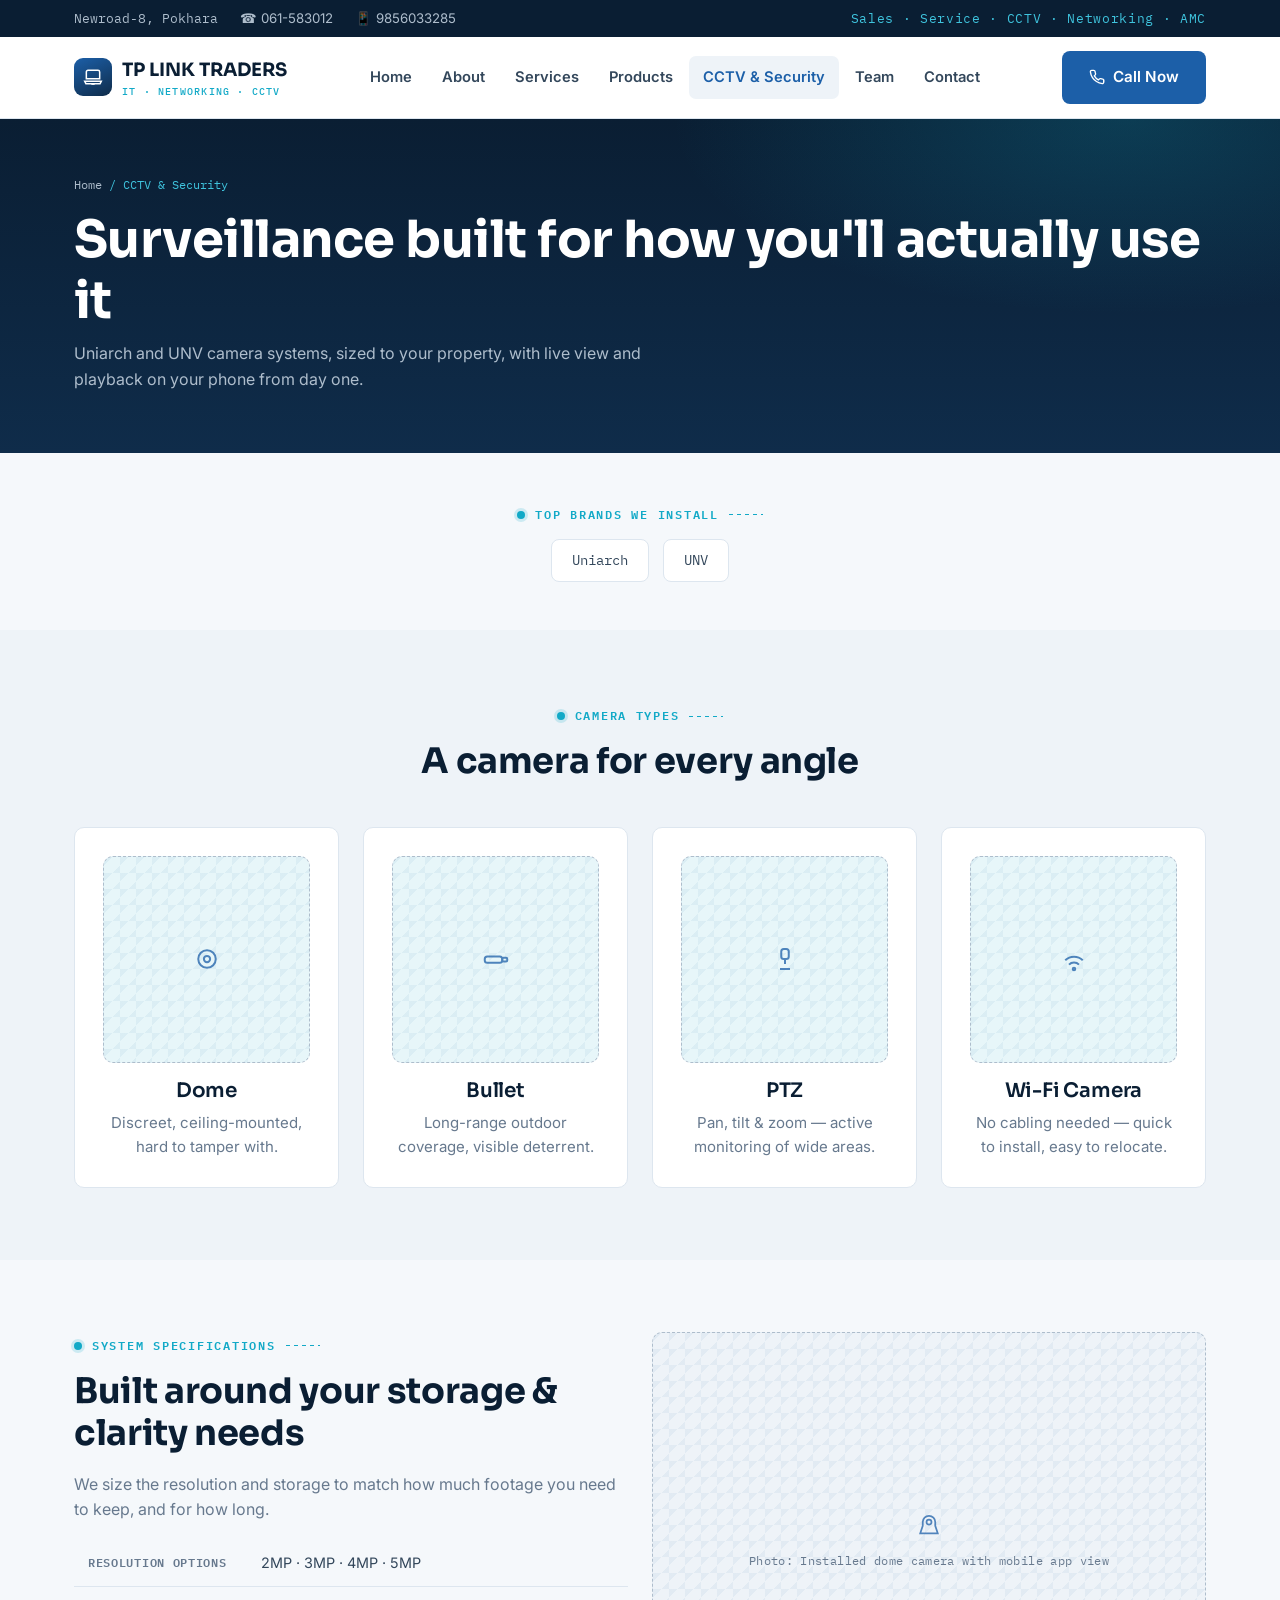
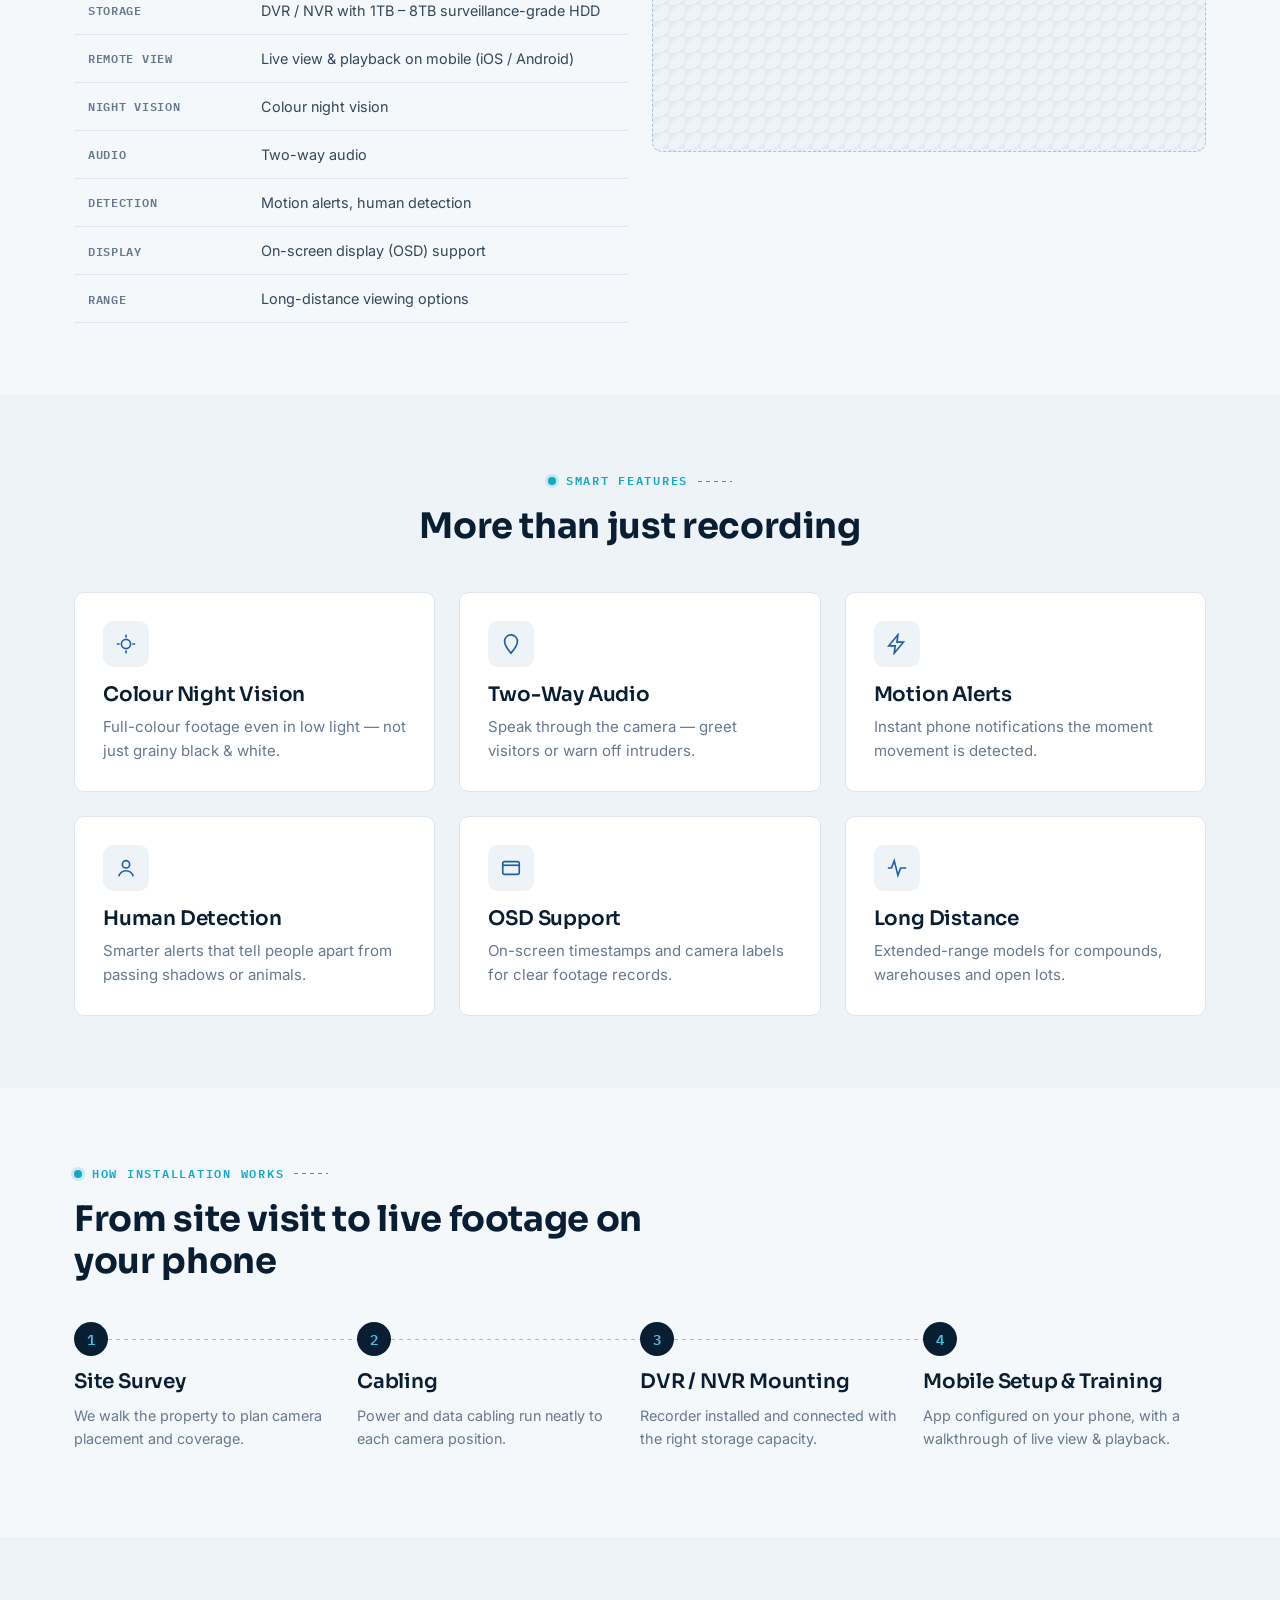
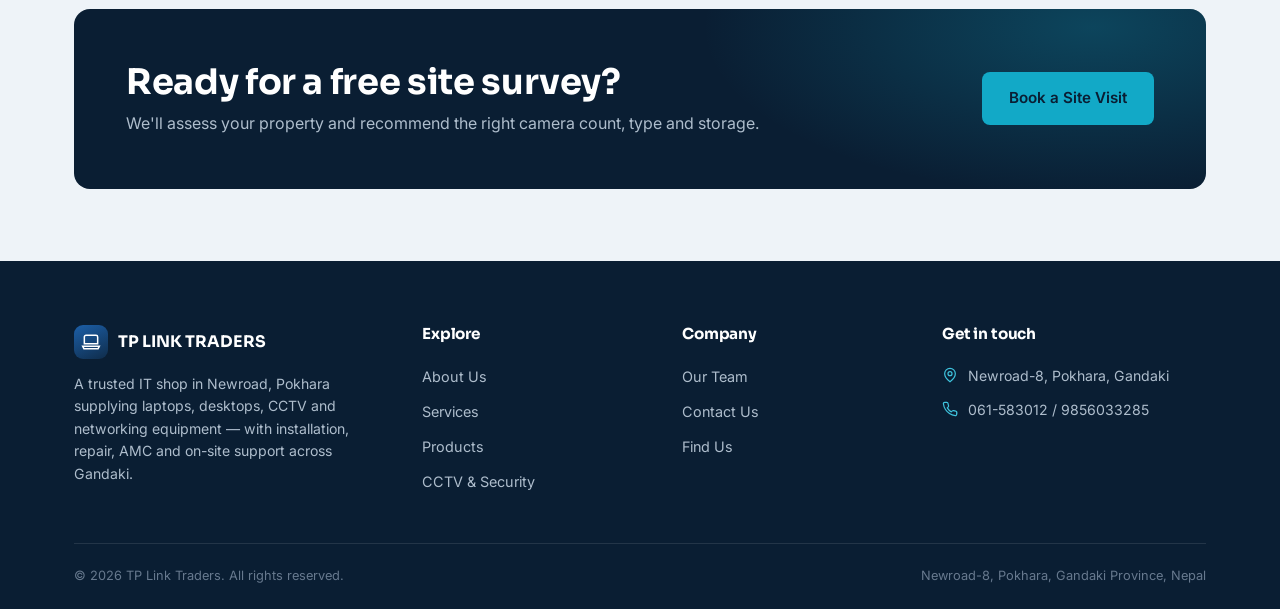
<file: cctv.html>
<!DOCTYPE html>
<html lang="en">
<head>
<meta charset="UTF-8">
<meta name="viewport" content="width=device-width, initial-scale=1.0">
<title>CCTV &amp; Security — TP Link Traders</title>
<meta name="description" content="Uniarch and UNV CCTV systems from TP Link Traders, Pokhara — dome, bullet, PTZ and Wi-Fi cameras, DVR/NVR storage, mobile viewing and full installation.">
<link rel="preconnect" href="https://fonts.googleapis.com">
<link href="https://fonts.googleapis.com/css2?family=Sora:wght@500;600;700&amp;family=Inter:wght@400;500;600;700&amp;family=IBM+Plex+Mono:wght@500;600&amp;display=swap" rel="stylesheet">
<link rel="stylesheet" href="assets/style.css">
</head>
<body>

<div class="topbar">
  <div class="container">
    <div class="topbar-info">
      <span class="mono">Newroad-8, Pokhara</span>
      <span>☎ 061-583012</span>
      <span>📱 9856033285</span>
    </div>
    <span class="topbar-tag">Sales · Service · CCTV · Networking · AMC</span>
  </div>
</div>

<header class="navbar">
  <div class="container">
    <a href="index.html" class="logo">
      <span class="logo-mark"><svg viewBox="0 0 24 24" fill="none" stroke="#fff" stroke-width="1.8"><path d="M4 6a2 2 0 012-2h12a2 2 0 012 2v8H4V6z"/><path d="M2 17h20l-1.5 3h-17L2 17z"/><path d="M10 20.5h4"/></svg></span>
      <span>TP LINK TRADERS<small>IT · Networking · CCTV</small></span>
    </a>
    <nav class="nav-links">
      <a href="index.html">Home</a>
      <a href="about.html">About</a>
      <a href="services.html">Services</a>
      <a href="products.html">Products</a>
      <a href="cctv.html" class="active">CCTV &amp; Security</a>
      <a href="team.html">Team</a>
      <a href="contact.html">Contact</a>
    </nav>
    <div class="nav-cta">
      <a href="tel:9856033285" class="btn btn-primary"><svg width="16" height="16" viewBox="0 0 24 24" fill="none" stroke="currentColor" stroke-width="2"><path d="M22 16.9v3a2 2 0 01-2.2 2 19.8 19.8 0 01-8.6-3.1 19.5 19.5 0 01-6-6A19.8 19.8 0 012.1 4.2 2 2 0 014.1 2h3a2 2 0 012 1.7c.1 1 .3 2 .7 3a2 2 0 01-.4 2.1L8 10.3a16 16 0 006 6l1.5-1.4a2 2 0 012.1-.4c1 .4 2 .6 3 .7a2 2 0 011.7 2.1z"/></svg><span class="full">Call Now</span></a>
      <button class="nav-toggle" aria-label="Toggle menu"><svg viewBox="0 0 24 24" fill="none" stroke="currentColor" stroke-width="2"><path d="M3 6h18M3 12h18M3 18h18"/></svg></button>
    </div>
  </div>
</header>
<div class="nav-scrim"></div>

<div class="page-header">
  <div class="container">
    <div class="breadcrumb"><a href="index.html">Home</a> / CCTV &amp; Security</div>
    <h1>Surveillance built for how you'll actually use it</h1>
    <p>Uniarch and UNV camera systems, sized to your property, with live view and playback on your phone from day one.</p>
  </div>
</div>

<!-- Brands -->
<section class="tight">
  <div class="container center">
    <div class="eyebrow" style="justify-content:center;">TOP BRANDS WE INSTALL</div>
    <div class="brand-strip">
      <span class="brand-chip">Uniarch</span>
      <span class="brand-chip">UNV</span>
    </div>
  </div>
</section>

<!-- Camera types -->
<section class="section-alt">
  <div class="container">
    <div class="section-head center" style="margin-left:auto;margin-right:auto;">
      <div class="eyebrow" style="justify-content:center;">CAMERA TYPES</div>
      <h2>A camera for every angle</h2>
    </div>
    <div class="grid grid-4">
      <div class="card center">
        <div class="ph square cyan" style="margin-bottom:16px;"><svg viewBox="0 0 24 24" fill="none" stroke="currentColor" stroke-width="1.6"><circle cx="12" cy="12" r="7"/><circle cx="12" cy="12" r="2.5"/></svg></div>
        <h3>Dome</h3>
        <p>Discreet, ceiling-mounted, hard to tamper with.</p>
      </div>
      <div class="card center">
        <div class="ph square cyan" style="margin-bottom:16px;"><svg viewBox="0 0 24 24" fill="none" stroke="currentColor" stroke-width="1.6"><rect x="3" y="10" width="14" height="5" rx="2"/><rect x="17" y="11" width="4" height="3" rx="1"/></svg></div>
        <h3>Bullet</h3>
        <p>Long-range outdoor coverage, visible deterrent.</p>
      </div>
      <div class="card center">
        <div class="ph square cyan" style="margin-bottom:16px;"><svg viewBox="0 0 24 24" fill="none" stroke="currentColor" stroke-width="1.6"><rect x="9" y="4" width="6" height="8" rx="2"/><path d="M12 12v4M8 20h8"/></svg></div>
        <h3>PTZ</h3>
        <p>Pan, tilt &amp; zoom — active monitoring of wide areas.</p>
      </div>
      <div class="card center">
        <div class="ph square cyan" style="margin-bottom:16px;"><svg viewBox="0 0 24 24" fill="none" stroke="currentColor" stroke-width="1.6"><path d="M5 13a10 10 0 0114 0M8 16.5a5.5 5.5 0 018 0"/><circle cx="12" cy="20" r="1"/></svg></div>
        <h3>Wi-Fi Camera</h3>
        <p>No cabling needed — quick to install, easy to relocate.</p>
      </div>
    </div>
  </div>
</section>

<!-- Specs table -->
<section>
  <div class="container grid grid-2" style="align-items:start;">
    <div>
      <div class="eyebrow">SYSTEM SPECIFICATIONS</div>
      <h2>Built around your storage &amp; clarity needs</h2>
      <p style="color:var(--slate-500);">We size the resolution and storage to match how much footage you need to keep, and for how long.</p>
      <table class="spec">
        <tr><th>Resolution options</th><td>2MP · 3MP · 4MP · 5MP</td></tr>
        <tr><th>Storage</th><td>DVR / NVR with 1TB – 8TB surveillance-grade HDD</td></tr>
        <tr><th>Remote view</th><td>Live view &amp; playback on mobile (iOS / Android)</td></tr>
        <tr><th>Night vision</th><td>Colour night vision</td></tr>
        <tr><th>Audio</th><td>Two-way audio</td></tr>
        <tr><th>Detection</th><td>Motion alerts, human detection</td></tr>
        <tr><th>Display</th><td>On-screen display (OSD) support</td></tr>
        <tr><th>Range</th><td>Long-distance viewing options</td></tr>
      </table>
    </div>
    <div class="ph" style="min-height:420px;">
      <svg viewBox="0 0 24 24" fill="none" stroke="currentColor" stroke-width="1.4"><path d="M17 8a5 5 0 00-10 0v3l-2 6h14l-2-6V8z"/><circle cx="12" cy="8" r="2"/></svg>
      <span class="ph-label">Photo: Installed dome camera with mobile app view</span>
    </div>
  </div>
</section>

<!-- Features -->
<section class="section-alt">
  <div class="container">
    <div class="section-head center" style="margin-left:auto;margin-right:auto;">
      <div class="eyebrow" style="justify-content:center;">SMART FEATURES</div>
      <h2>More than just recording</h2>
    </div>
    <div class="grid grid-3">
      <div class="card"><div class="icon-badge"><svg viewBox="0 0 24 24" fill="none" stroke="currentColor" stroke-width="1.8"><circle cx="12" cy="12" r="5"/><path d="M12 2v3M12 19v3M2 12h3M19 12h3"/></svg></div><h3>Colour Night Vision</h3><p>Full-colour footage even in low light — not just grainy black &amp; white.</p></div>
      <div class="card"><div class="icon-badge"><svg viewBox="0 0 24 24" fill="none" stroke="currentColor" stroke-width="1.8"><path d="M12 2a7 7 0 00-7 7c0 5 7 13 7 13s7-8 7-13a7 7 0 00-7-7z"/></svg></div><h3>Two-Way Audio</h3><p>Speak through the camera — greet visitors or warn off intruders.</p></div>
      <div class="card"><div class="icon-badge"><svg viewBox="0 0 24 24" fill="none" stroke="currentColor" stroke-width="1.8"><path d="M13 2L3 14h7l-1 8 10-12h-7l1-8z"/></svg></div><h3>Motion Alerts</h3><p>Instant phone notifications the moment movement is detected.</p></div>
      <div class="card"><div class="icon-badge"><svg viewBox="0 0 24 24" fill="none" stroke="currentColor" stroke-width="1.8"><circle cx="12" cy="8" r="4"/><path d="M4 21c1.5-4 5-6 8-6s6.5 2 8 6"/></svg></div><h3>Human Detection</h3><p>Smarter alerts that tell people apart from passing shadows or animals.</p></div>
      <div class="card"><div class="icon-badge"><svg viewBox="0 0 24 24" fill="none" stroke="currentColor" stroke-width="1.8"><rect x="3" y="5" width="18" height="14" rx="2"/><path d="M3 9h18"/></svg></div><h3>OSD Support</h3><p>On-screen timestamps and camera labels for clear footage records.</p></div>
      <div class="card"><div class="icon-badge"><svg viewBox="0 0 24 24" fill="none" stroke="currentColor" stroke-width="1.8"><path d="M2 12h4l3-8 4 16 3-8h6"/></svg></div><h3>Long Distance</h3><p>Extended-range models for compounds, warehouses and open lots.</p></div>
    </div>
  </div>
</section>

<!-- Install process — genuine sequence, numbering justified -->
<section>
  <div class="container">
    <div class="section-head" style="margin:0 0 40px;">
      <div class="eyebrow">HOW INSTALLATION WORKS</div>
      <h2>From site visit to live footage on your phone</h2>
    </div>
    <div class="steps">
      <div class="step"><h3>Site Survey</h3><p style="color:var(--slate-500);font-size:.9rem;">We walk the property to plan camera placement and coverage.</p></div>
      <div class="step"><h3>Cabling</h3><p style="color:var(--slate-500);font-size:.9rem;">Power and data cabling run neatly to each camera position.</p></div>
      <div class="step"><h3>DVR / NVR Mounting</h3><p style="color:var(--slate-500);font-size:.9rem;">Recorder installed and connected with the right storage capacity.</p></div>
      <div class="step"><h3>Mobile Setup &amp; Training</h3><p style="color:var(--slate-500);font-size:.9rem;">App configured on your phone, with a walkthrough of live view &amp; playback.</p></div>
    </div>
  </div>
</section>

<section class="section-alt">
  <div class="container">
    <div class="band">
      <div>
        <h2>Ready for a free site survey?</h2>
        <p>We'll assess your property and recommend the right camera count, type and storage.</p>
      </div>
      <a href="contact.html" class="btn btn-accent">Book a Site Visit</a>
    </div>
  </div>
</section>

<footer>
  <div class="container">
    <div class="footer-grid">
      <div>
        <div class="footer-logo">
          <span class="logo-mark"><svg viewBox="0 0 24 24" fill="none" stroke="#fff" stroke-width="1.8"><path d="M4 6a2 2 0 012-2h12a2 2 0 012 2v8H4V6z"/><path d="M2 17h20l-1.5 3h-17L2 17z"/></svg></span>
          <span>TP LINK TRADERS</span>
        </div>
        <p class="footer-about">A trusted IT shop in Newroad, Pokhara supplying laptops, desktops, CCTV and networking equipment — with installation, repair, AMC and on-site support across Gandaki.</p>
      </div>
      <div>
        <h4>Explore</h4>
        <a href="about.html">About Us</a>
        <a href="services.html">Services</a>
        <a href="products.html">Products</a>
        <a href="cctv.html">CCTV &amp; Security</a>
      </div>
      <div>
        <h4>Company</h4>
        <a href="team.html">Our Team</a>
        <a href="contact.html">Contact Us</a>
        <a href="contact.html#map">Find Us</a>
      </div>
      <div>
        <h4>Get in touch</h4>
        <ul class="footer-contact">
          <li><svg viewBox="0 0 24 24" fill="none" stroke="currentColor" stroke-width="1.8"><path d="M20 10c0 6-8 12-8 12s-8-6-8-12a8 8 0 0116 0z"/><circle cx="12" cy="10" r="3"/></svg>Newroad-8, Pokhara, Gandaki</li>
          <li><svg viewBox="0 0 24 24" fill="none" stroke="currentColor" stroke-width="1.8"><path d="M22 16.9v3a2 2 0 01-2.2 2 19.8 19.8 0 01-8.6-3.1 19.5 19.5 0 01-6-6A19.8 19.8 0 012.1 4.2 2 2 0 014.1 2h3a2 2 0 012 1.7c.1 1 .3 2 .7 3a2 2 0 01-.4 2.1L8 10.3a16 16 0 006 6l1.5-1.4a2 2 0 012.1-.4c1 .4 2 .6 3 .7a2 2 0 011.7 2.1z"/></svg>061-583012 / 9856033285</li>
        </ul>
      </div>
    </div>
    <div class="footer-bottom">
      <span>© <span id="year"></span> TP Link Traders. All rights reserved.</span>
      <span>Newroad-8, Pokhara, Gandaki Province, Nepal</span>
    </div>
  </div>
</footer>

<script src="assets/script.js"></script>
<script>document.getElementById('year').textContent = new Date().getFullYear();</script>
</body>
</html>
</file>
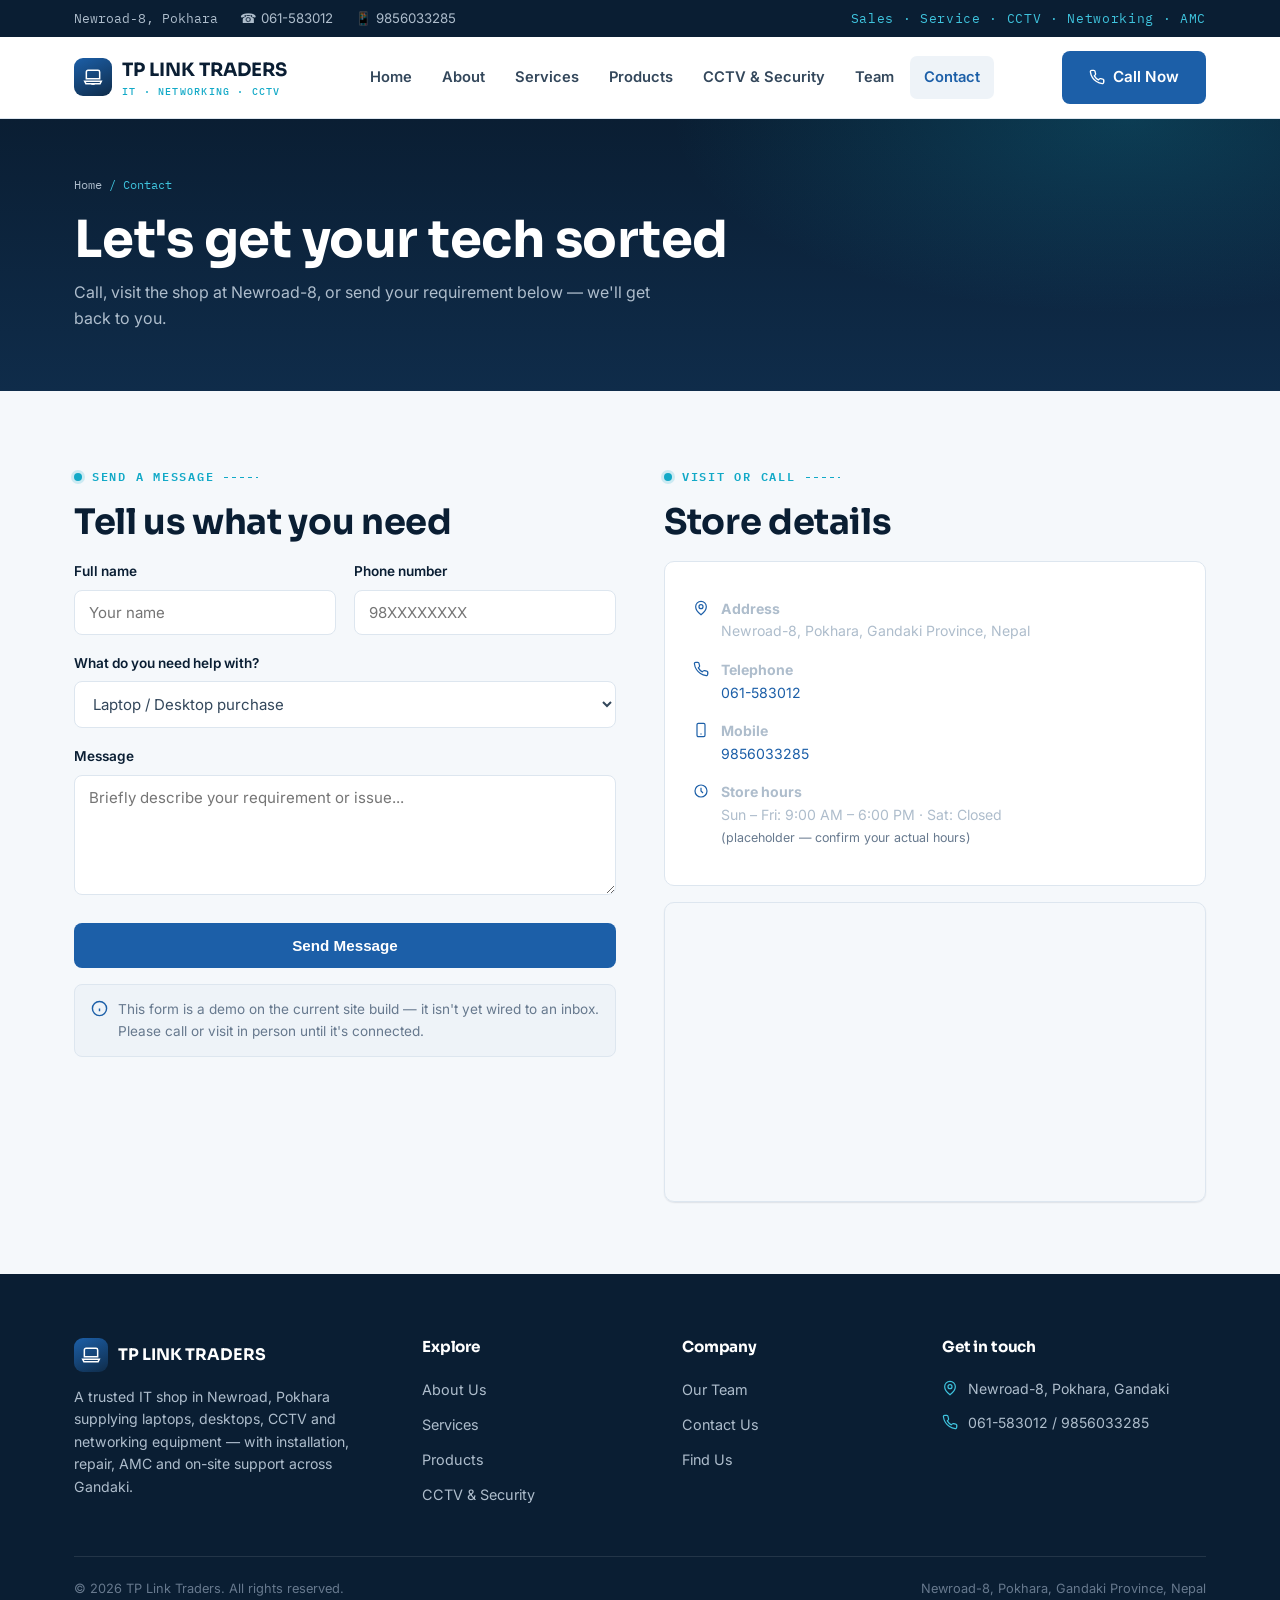
<file: contact.html>
<!DOCTYPE html>
<html lang="en">
<head>
<meta charset="UTF-8">
<meta name="viewport" content="width=device-width, initial-scale=1.0">
<title>Contact Us — TP Link Traders</title>
<meta name="description" content="Visit TP Link Traders at Newroad-8, Pokhara, or call 061-583012 / 9856033285. Send us your requirement and we'll get back to you.">
<link rel="preconnect" href="https://fonts.googleapis.com">
<link href="https://fonts.googleapis.com/css2?family=Sora:wght@500;600;700&amp;family=Inter:wght@400;500;600;700&amp;family=IBM+Plex+Mono:wght@500;600&amp;display=swap" rel="stylesheet">
<link rel="stylesheet" href="assets/style.css">
</head>
<body>

<div class="topbar">
  <div class="container">
    <div class="topbar-info">
      <span class="mono">Newroad-8, Pokhara</span>
      <span>☎ 061-583012</span>
      <span>📱 9856033285</span>
    </div>
    <span class="topbar-tag">Sales · Service · CCTV · Networking · AMC</span>
  </div>
</div>

<header class="navbar">
  <div class="container">
    <a href="index.html" class="logo">
      <span class="logo-mark"><svg viewBox="0 0 24 24" fill="none" stroke="#fff" stroke-width="1.8"><path d="M4 6a2 2 0 012-2h12a2 2 0 012 2v8H4V6z"/><path d="M2 17h20l-1.5 3h-17L2 17z"/><path d="M10 20.5h4"/></svg></span>
      <span>TP LINK TRADERS<small>IT · Networking · CCTV</small></span>
    </a>
    <nav class="nav-links">
      <a href="index.html">Home</a>
      <a href="about.html">About</a>
      <a href="services.html">Services</a>
      <a href="products.html">Products</a>
      <a href="cctv.html">CCTV &amp; Security</a>
      <a href="team.html">Team</a>
      <a href="contact.html" class="active">Contact</a>
    </nav>
    <div class="nav-cta">
      <a href="tel:9856033285" class="btn btn-primary"><svg width="16" height="16" viewBox="0 0 24 24" fill="none" stroke="currentColor" stroke-width="2"><path d="M22 16.9v3a2 2 0 01-2.2 2 19.8 19.8 0 01-8.6-3.1 19.5 19.5 0 01-6-6A19.8 19.8 0 012.1 4.2 2 2 0 014.1 2h3a2 2 0 012 1.7c.1 1 .3 2 .7 3a2 2 0 01-.4 2.1L8 10.3a16 16 0 006 6l1.5-1.4a2 2 0 012.1-.4c1 .4 2 .6 3 .7a2 2 0 011.7 2.1z"/></svg><span class="full">Call Now</span></a>
      <button class="nav-toggle" aria-label="Toggle menu"><svg viewBox="0 0 24 24" fill="none" stroke="currentColor" stroke-width="2"><path d="M3 6h18M3 12h18M3 18h18"/></svg></button>
    </div>
  </div>
</header>
<div class="nav-scrim"></div>

<div class="page-header">
  <div class="container">
    <div class="breadcrumb"><a href="index.html">Home</a> / Contact</div>
    <h1>Let's get your tech sorted</h1>
    <p>Call, visit the shop at Newroad-8, or send your requirement below — we'll get back to you.</p>
  </div>
</div>

<section>
  <div class="container grid grid-2" style="align-items:start;gap:48px;">

    <div>
      <div class="eyebrow">SEND A MESSAGE</div>
      <h2>Tell us what you need</h2>
      <form id="contact-form">
        <div class="form-grid">
          <div>
            <label for="name">Full name</label>
            <input type="text" id="name" name="name" placeholder="Your name" required>
          </div>
          <div>
            <label for="phone">Phone number</label>
            <input type="tel" id="phone" name="phone" placeholder="98XXXXXXXX" required>
          </div>
          <div class="full">
            <label for="topic">What do you need help with?</label>
            <select id="topic" name="topic">
              <option>Laptop / Desktop purchase</option>
              <option>Computer repair &amp; servicing</option>
              <option>CCTV installation</option>
              <option>Networking setup</option>
              <option>Annual Maintenance (AMC)</option>
              <option>IT consultation</option>
              <option>Something else</option>
            </select>
          </div>
          <div class="full">
            <label for="message">Message</label>
            <textarea id="message" name="message" placeholder="Briefly describe your requirement or issue..." required></textarea>
          </div>
        </div>
        <button type="submit" class="btn btn-primary btn-block" style="margin-top:20px;">Send Message</button>
        <div class="form-note" id="form-success" style="display:none;background:rgba(18,169,199,.1);border-color:rgba(18,169,199,.3);">
          <svg viewBox="0 0 24 24" fill="none" stroke="currentColor" stroke-width="2"><path d="M20 6L9 17l-5-5"/></svg>
          <span>Thanks — your message has been noted. For anything urgent, please call <strong>9856033285</strong> directly.</span>
        </div>
        <div class="form-note">
          <svg viewBox="0 0 24 24" fill="none" stroke="currentColor" stroke-width="2"><circle cx="12" cy="12" r="10"/><path d="M12 16v-4M12 8h.01"/></svg>
          <span>This form is a demo on the current site build — it isn't yet wired to an inbox. Please call or visit in person until it's connected.</span>
        </div>
      </form>
    </div>

    <div>
      <div class="eyebrow">VISIT OR CALL</div>
      <h2>Store details</h2>
      <div class="card" style="margin-bottom:16px;">
        <ul class="footer-contact" style="color:var(--slate-700);">
          <li style="display:flex;gap:12px;padding:8px 0;">
            <svg width="18" height="18" viewBox="0 0 24 24" fill="none" stroke="var(--blue-600)" stroke-width="1.8" style="flex-shrink:0;"><path d="M20 10c0 6-8 12-8 12s-8-6-8-12a8 8 0 0116 0z"/><circle cx="12" cy="10" r="3"/></svg>
            <div><strong>Address</strong><br>Newroad-8, Pokhara, Gandaki Province, Nepal</div>
          </li>
          <li style="display:flex;gap:12px;padding:8px 0;">
            <svg width="18" height="18" viewBox="0 0 24 24" fill="none" stroke="var(--blue-600)" stroke-width="1.8" style="flex-shrink:0;"><path d="M22 16.9v3a2 2 0 01-2.2 2 19.8 19.8 0 01-8.6-3.1 19.5 19.5 0 01-6-6A19.8 19.8 0 012.1 4.2 2 2 0 014.1 2h3a2 2 0 012 1.7c.1 1 .3 2 .7 3a2 2 0 01-.4 2.1L8 10.3a16 16 0 006 6l1.5-1.4a2 2 0 012.1-.4c1 .4 2 .6 3 .7a2 2 0 011.7 2.1z"/></svg>
            <div><strong>Telephone</strong><br><a href="tel:061583012">061-583012</a></div>
          </li>
          <li style="display:flex;gap:12px;padding:8px 0;">
            <svg width="18" height="18" viewBox="0 0 24 24" fill="none" stroke="var(--blue-600)" stroke-width="1.8" style="flex-shrink:0;"><rect x="6" y="2" width="12" height="20" rx="2"/><path d="M11 18h2"/></svg>
            <div><strong>Mobile</strong><br><a href="tel:9856033285">9856033285</a></div>
          </li>
          <li style="display:flex;gap:12px;padding:8px 0;">
            <svg width="18" height="18" viewBox="0 0 24 24" fill="none" stroke="var(--blue-600)" stroke-width="1.8" style="flex-shrink:0;"><circle cx="12" cy="12" r="9"/><path d="M12 7v5l3 3"/></svg>
            <div><strong>Store hours</strong><br>Sun – Fri: 9:00 AM – 6:00 PM · Sat: Closed<br><span style="font-size:.78rem;color:var(--slate-500);">(placeholder — confirm your actual hours)</span></div>
          </li>
        </ul>
      </div>
      <div id="map" class="map-wrap" style="height:300px;">
        <iframe src="https://www.google.com/maps?q=Newroad-8,+Pokhara,+Gandaki,+Nepal&output=embed" loading="lazy" referrerpolicy="no-referrer-when-downgrade" title="TP Link Traders location map"></iframe>
      </div>
    </div>

  </div>
</section>

<footer>
  <div class="container">
    <div class="footer-grid">
      <div>
        <div class="footer-logo">
          <span class="logo-mark"><svg viewBox="0 0 24 24" fill="none" stroke="#fff" stroke-width="1.8"><path d="M4 6a2 2 0 012-2h12a2 2 0 012 2v8H4V6z"/><path d="M2 17h20l-1.5 3h-17L2 17z"/></svg></span>
          <span>TP LINK TRADERS</span>
        </div>
        <p class="footer-about">A trusted IT shop in Newroad, Pokhara supplying laptops, desktops, CCTV and networking equipment — with installation, repair, AMC and on-site support across Gandaki.</p>
      </div>
      <div>
        <h4>Explore</h4>
        <a href="about.html">About Us</a>
        <a href="services.html">Services</a>
        <a href="products.html">Products</a>
        <a href="cctv.html">CCTV &amp; Security</a>
      </div>
      <div>
        <h4>Company</h4>
        <a href="team.html">Our Team</a>
        <a href="contact.html">Contact Us</a>
        <a href="contact.html#map">Find Us</a>
      </div>
      <div>
        <h4>Get in touch</h4>
        <ul class="footer-contact">
          <li><svg viewBox="0 0 24 24" fill="none" stroke="currentColor" stroke-width="1.8"><path d="M20 10c0 6-8 12-8 12s-8-6-8-12a8 8 0 0116 0z"/><circle cx="12" cy="10" r="3"/></svg>Newroad-8, Pokhara, Gandaki</li>
          <li><svg viewBox="0 0 24 24" fill="none" stroke="currentColor" stroke-width="1.8"><path d="M22 16.9v3a2 2 0 01-2.2 2 19.8 19.8 0 01-8.6-3.1 19.5 19.5 0 01-6-6A19.8 19.8 0 012.1 4.2 2 2 0 014.1 2h3a2 2 0 012 1.7c.1 1 .3 2 .7 3a2 2 0 01-.4 2.1L8 10.3a16 16 0 006 6l1.5-1.4a2 2 0 012.1-.4c1 .4 2 .6 3 .7a2 2 0 011.7 2.1z"/></svg>061-583012 / 9856033285</li>
        </ul>
      </div>
    </div>
    <div class="footer-bottom">
      <span>© <span id="year"></span> TP Link Traders. All rights reserved.</span>
      <span>Newroad-8, Pokhara, Gandaki Province, Nepal</span>
    </div>
  </div>
</footer>

<script src="assets/script.js"></script>
<script>document.getElementById('year').textContent = new Date().getFullYear();</script>
</body>
</html>
</file>
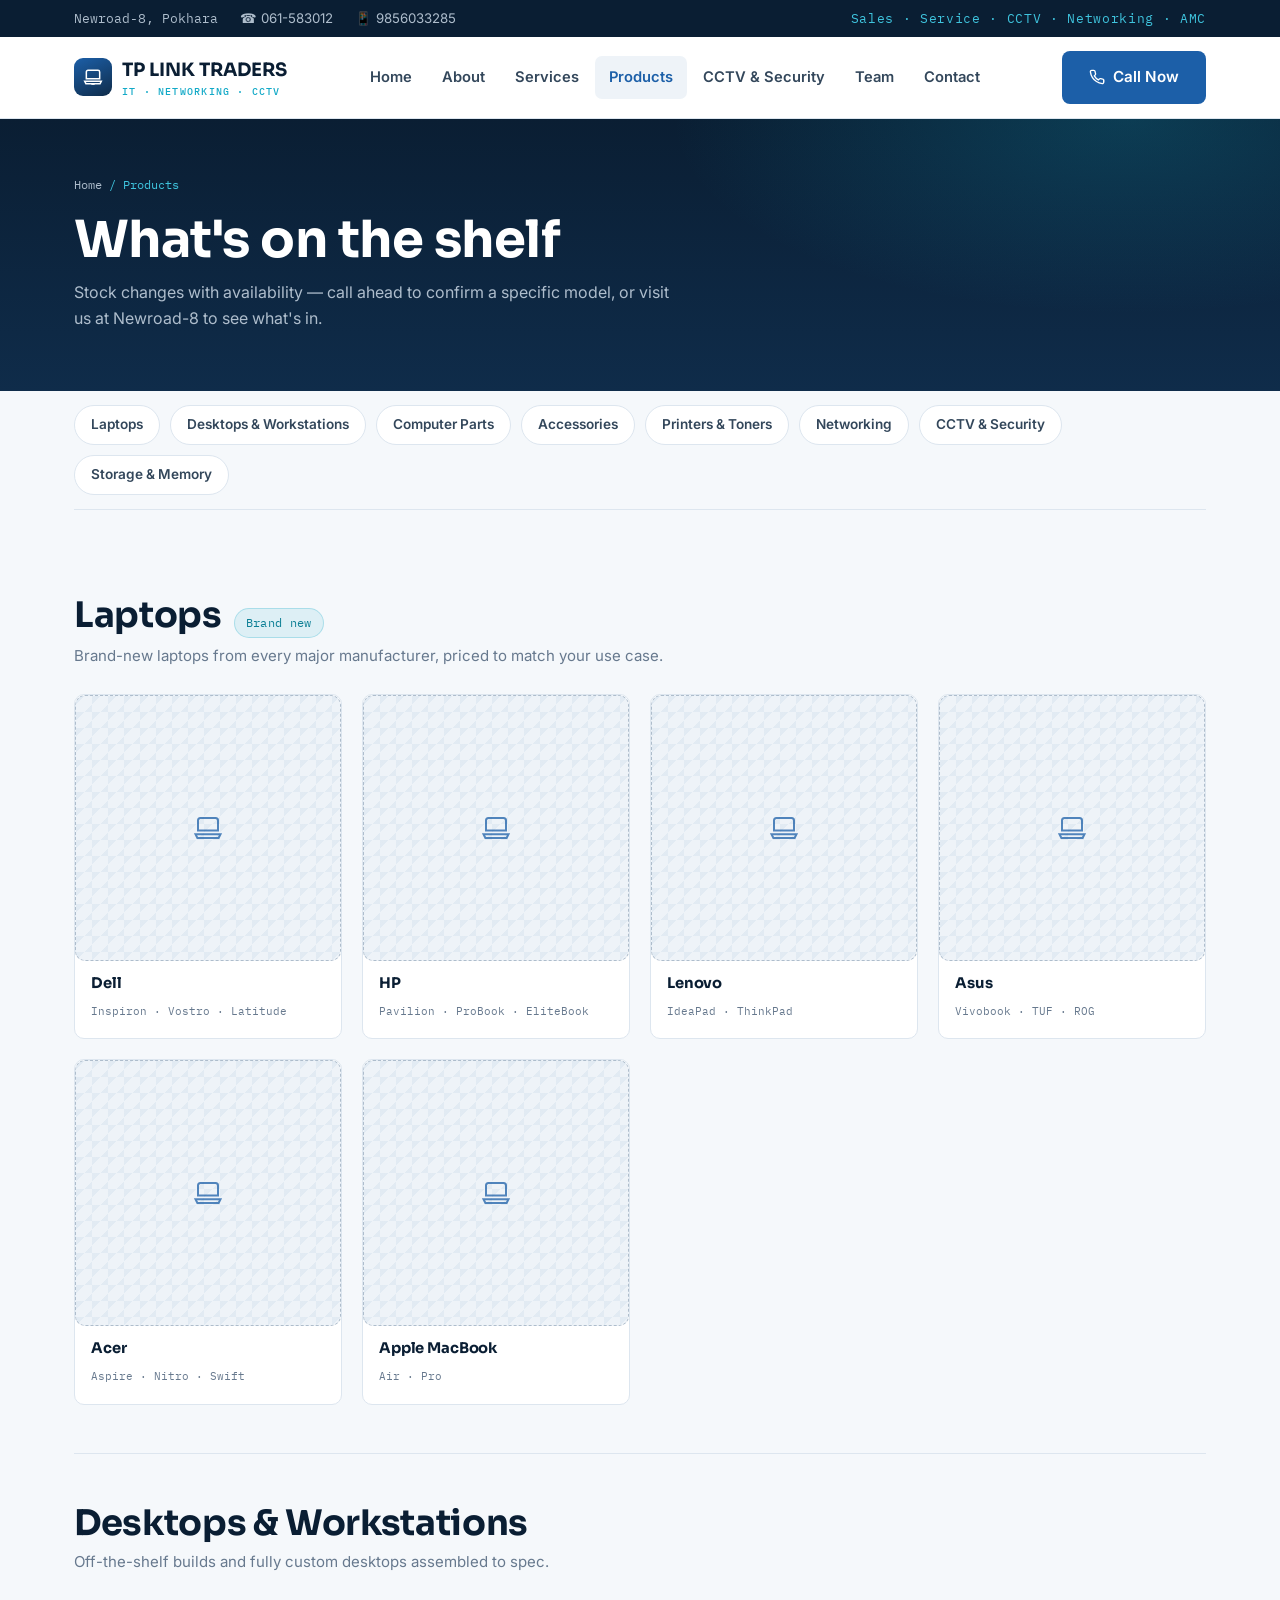
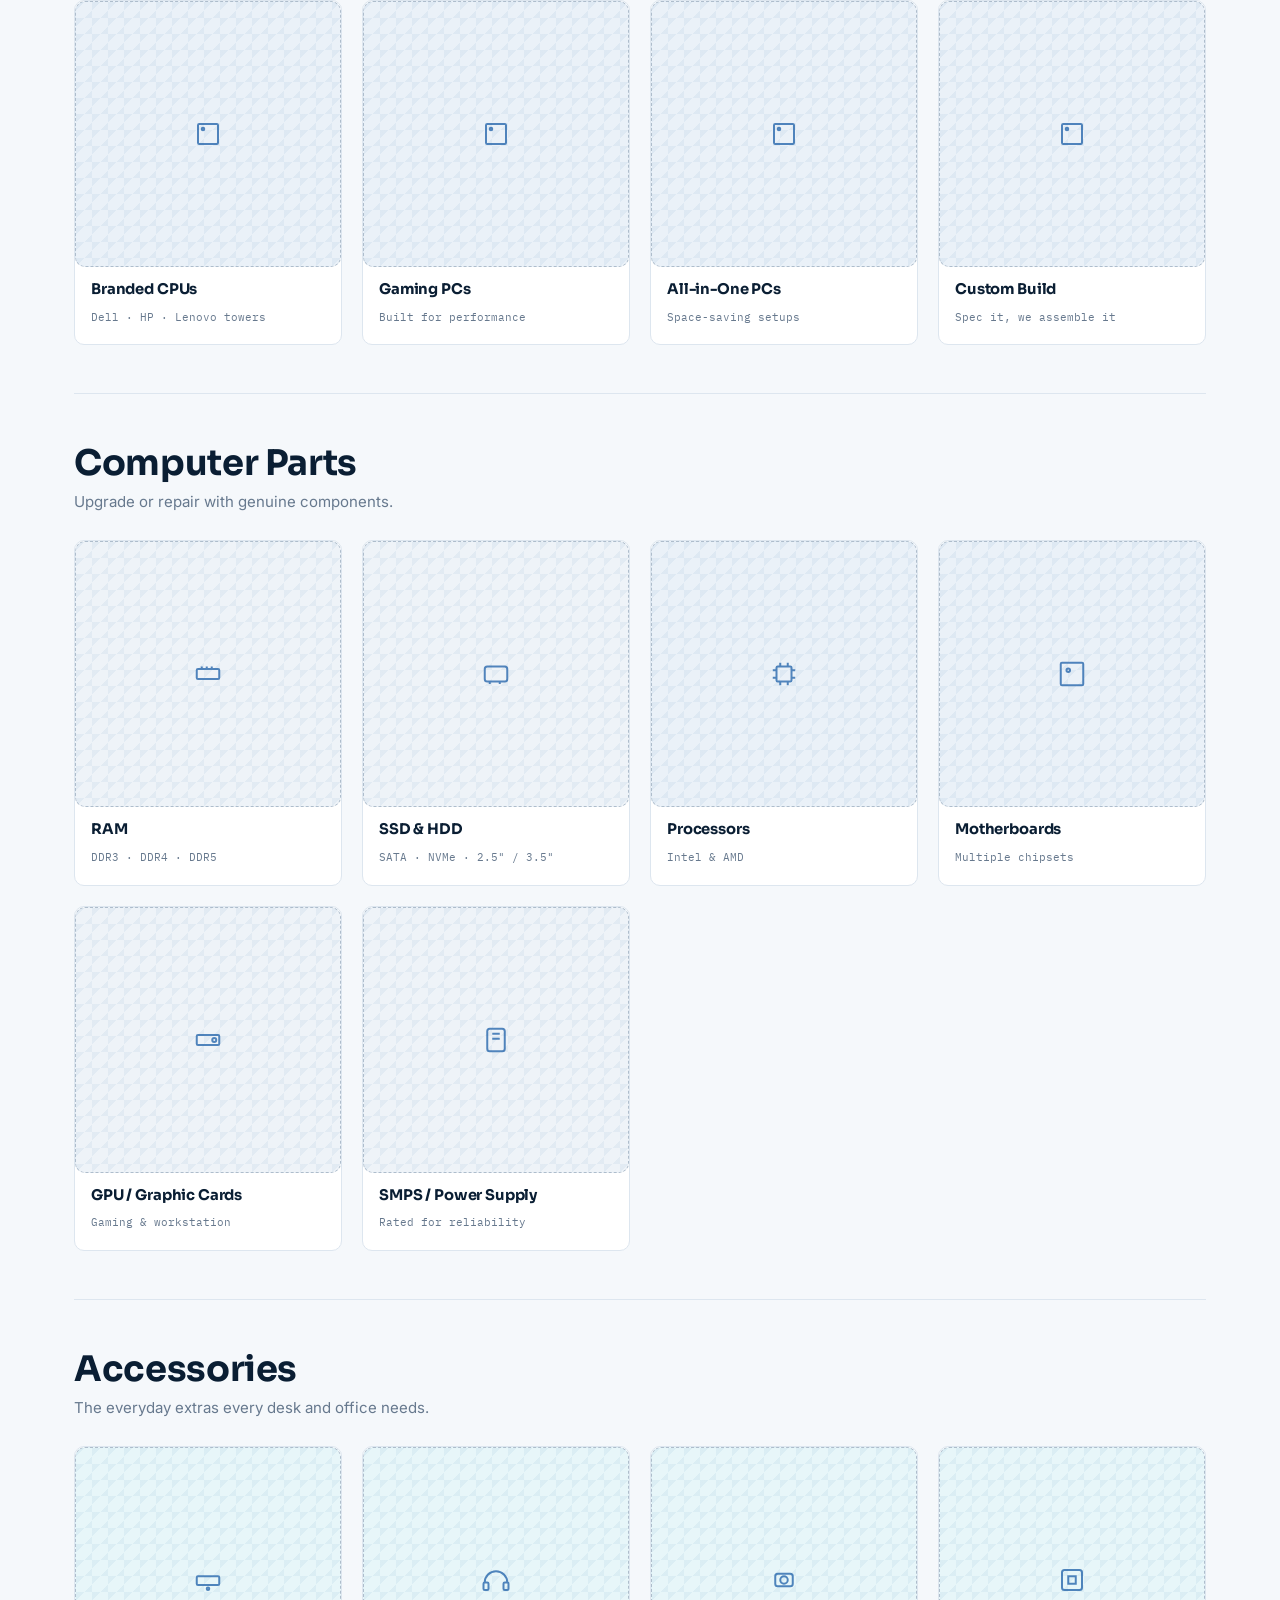
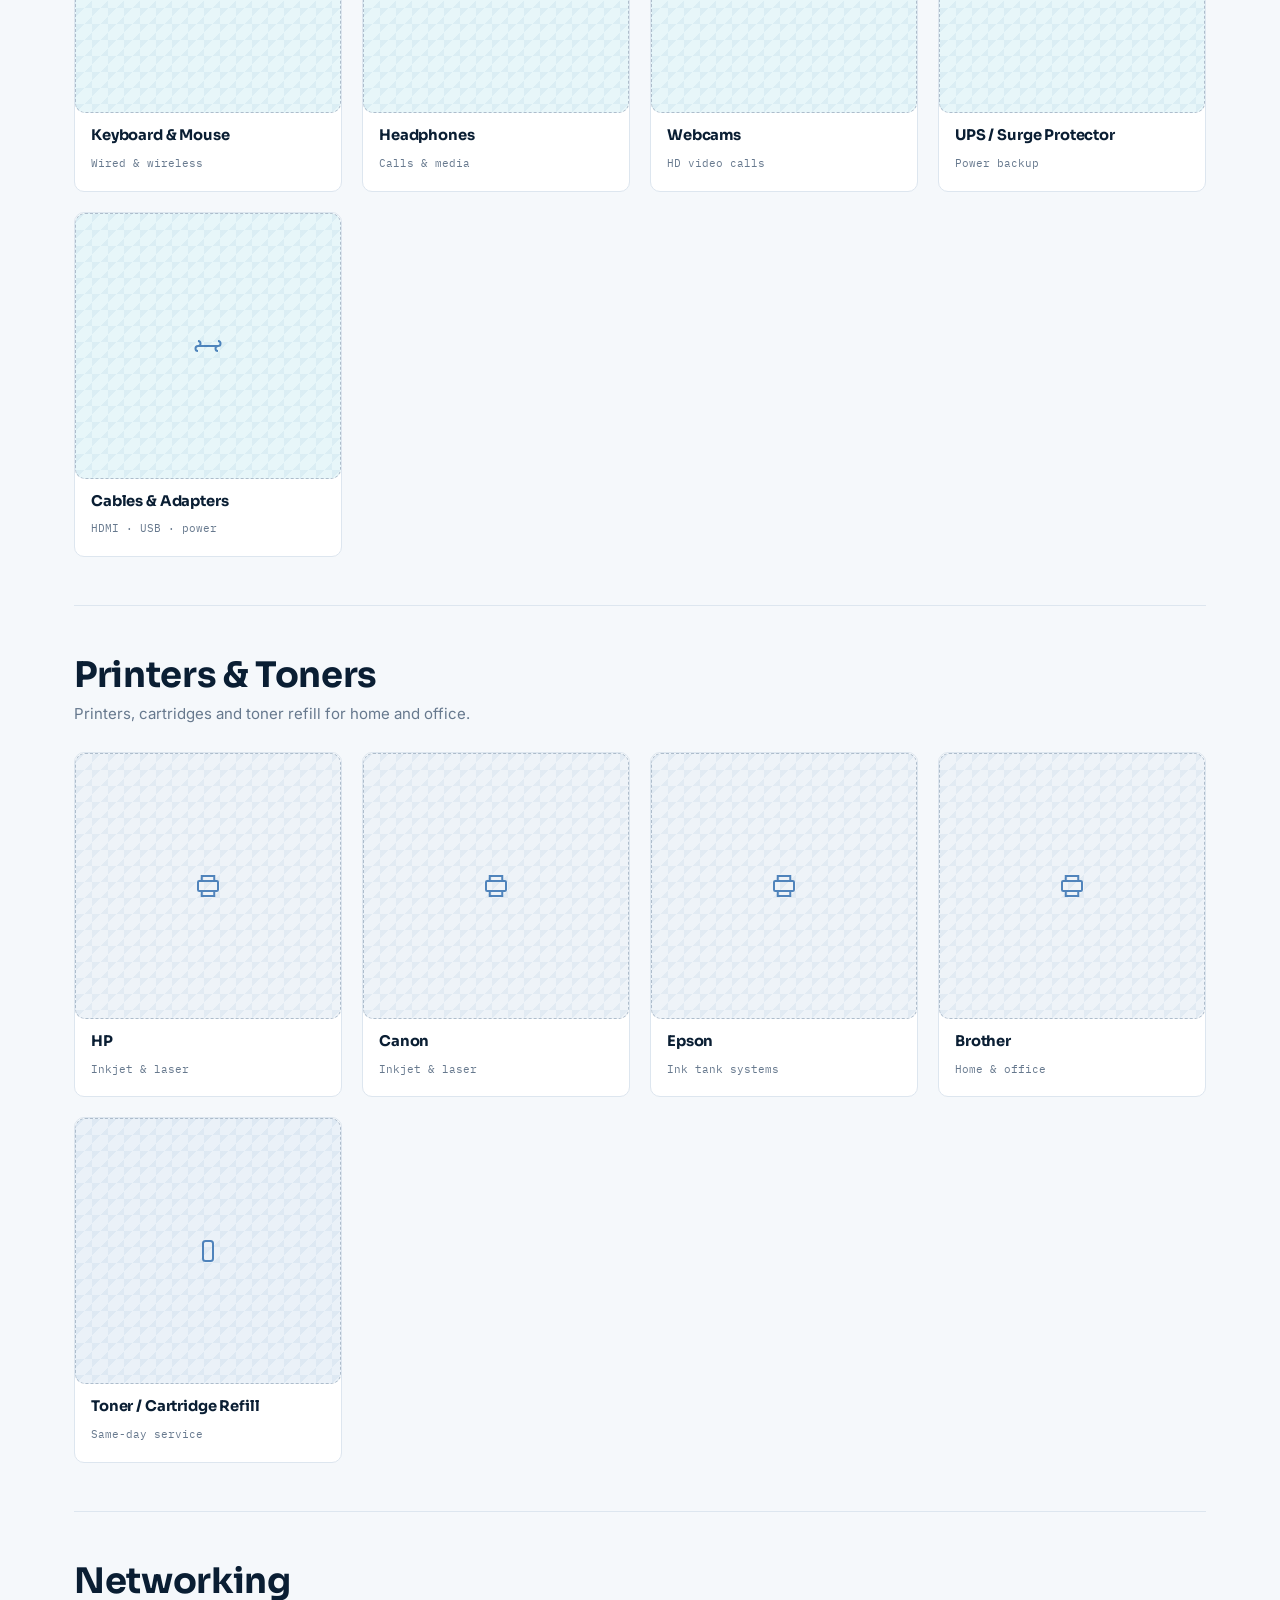
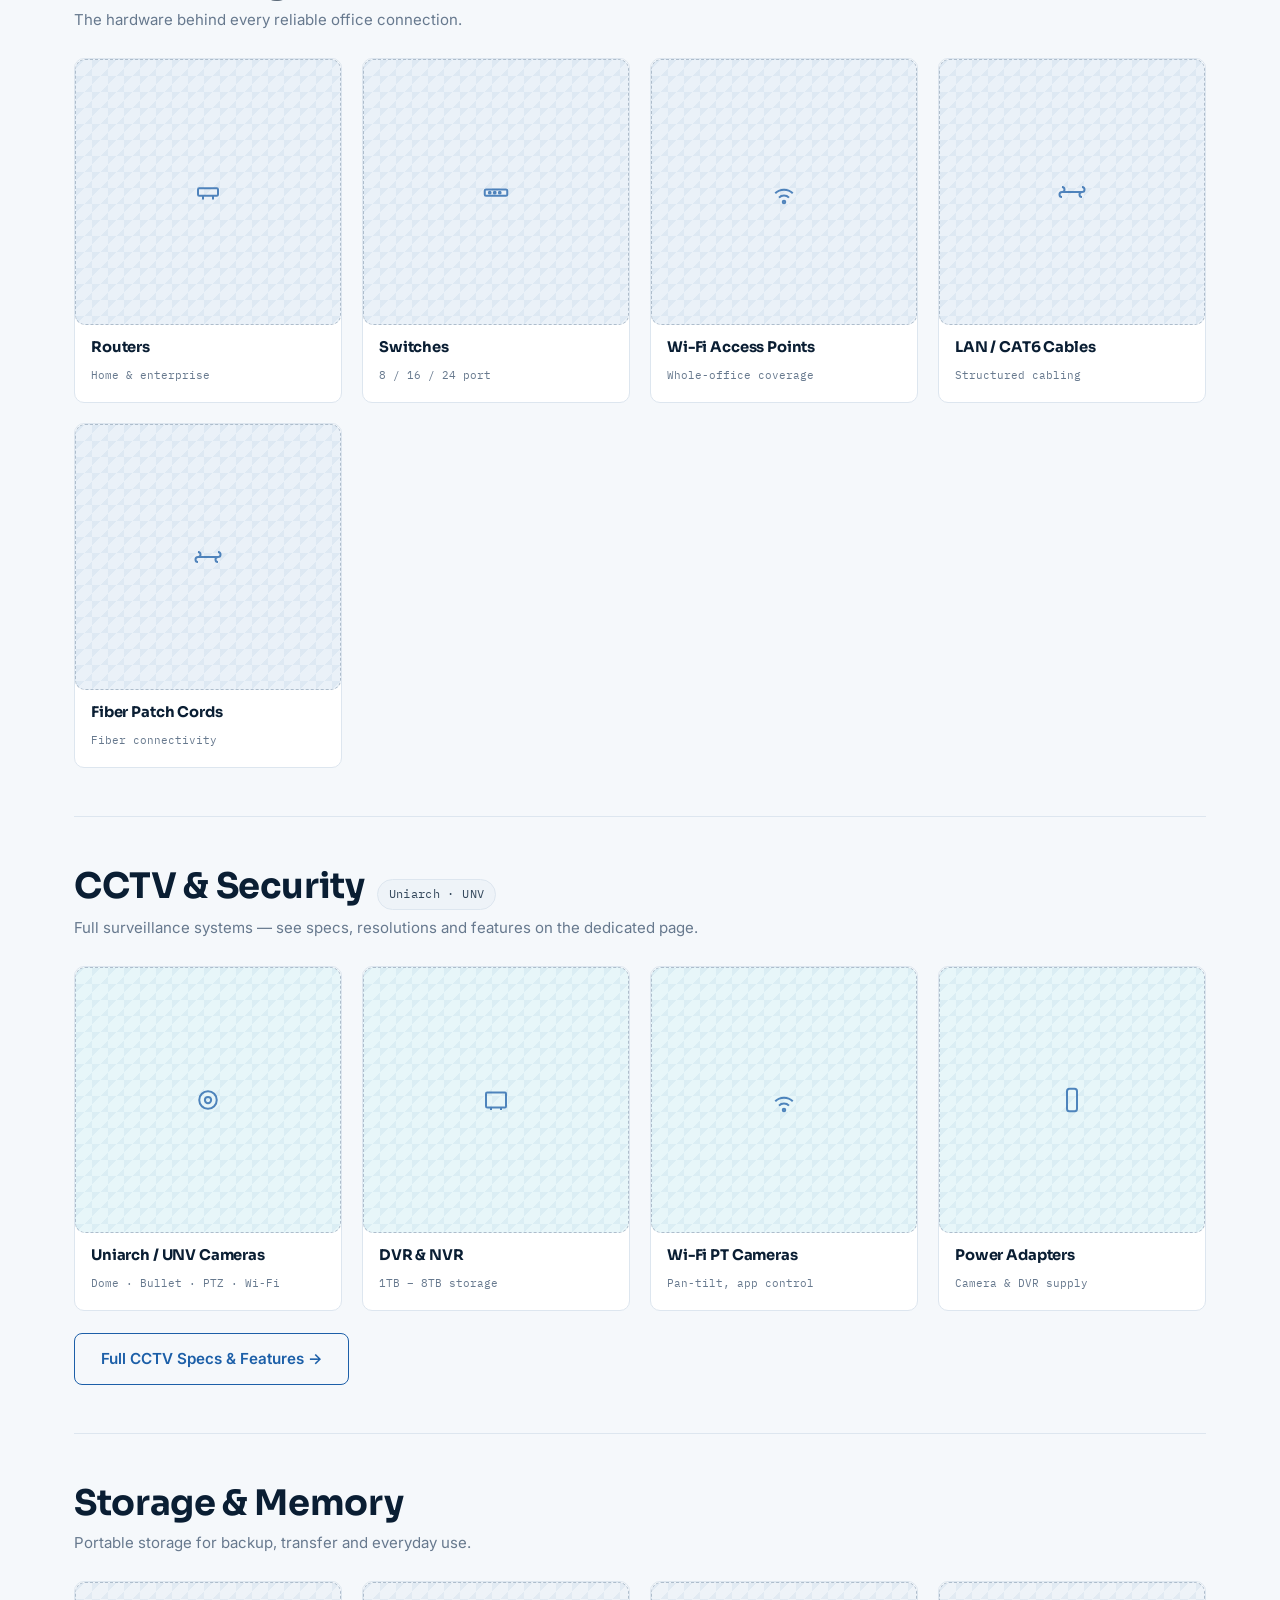
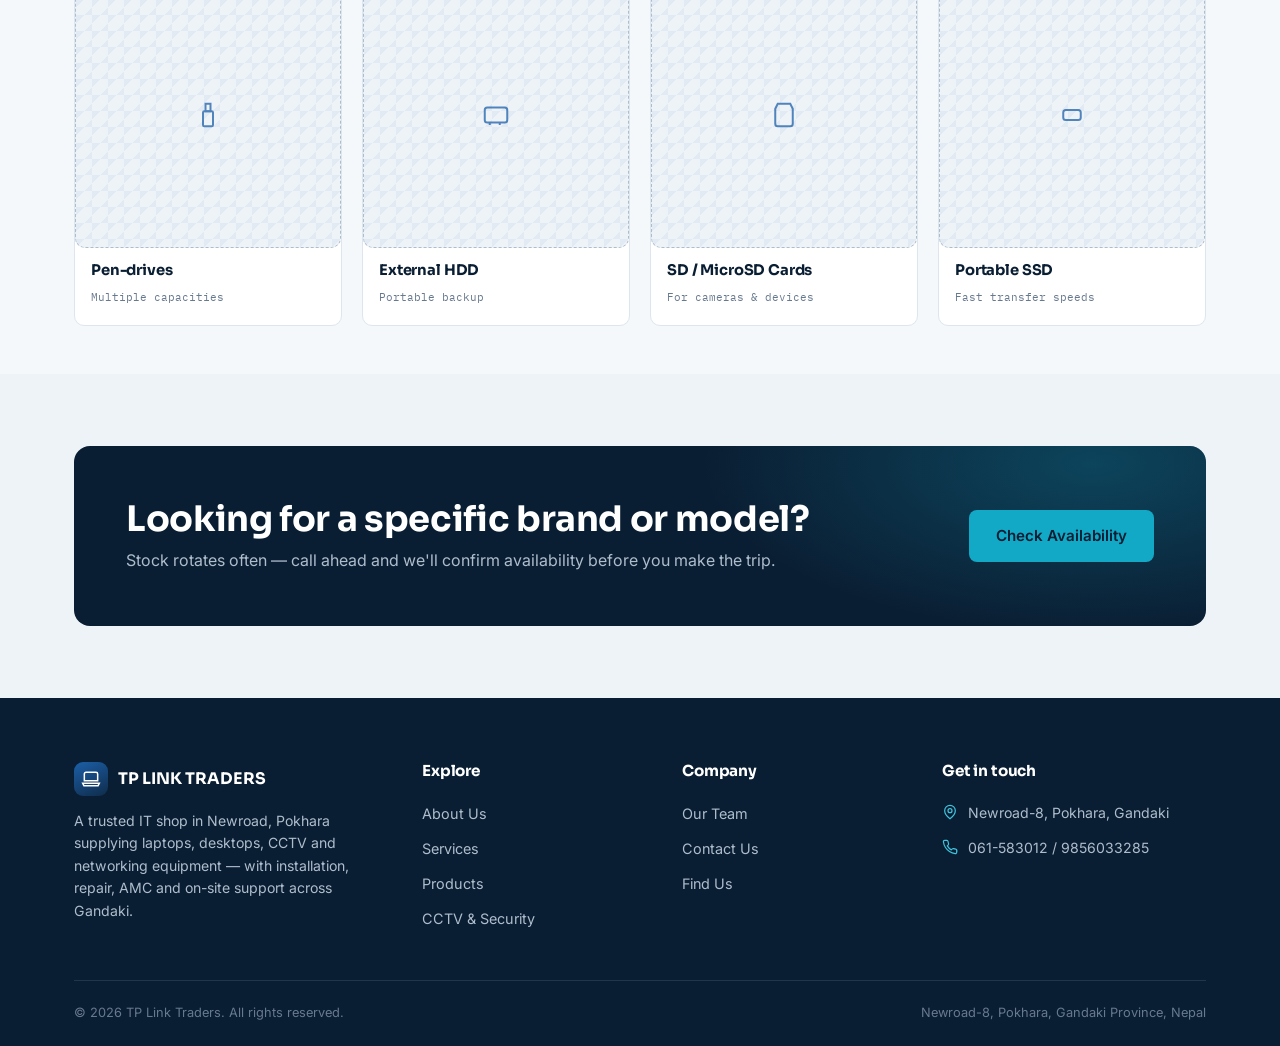
<file: products.html>
<!DOCTYPE html>
<html lang="en">
<head>
<meta charset="UTF-8">
<meta name="viewport" content="width=device-width, initial-scale=1.0">
<title>Products — TP Link Traders</title>
<meta name="description" content="Laptops, desktops, computer parts, accessories, printers, networking gear, CCTV and storage devices available at TP Link Traders, Pokhara.">
<link rel="preconnect" href="https://fonts.googleapis.com">
<link href="https://fonts.googleapis.com/css2?family=Sora:wght@500;600;700&amp;family=Inter:wght@400;500;600;700&amp;family=IBM+Plex+Mono:wght@500;600&amp;display=swap" rel="stylesheet">
<link rel="stylesheet" href="assets/style.css">
</head>
<body>

<div class="topbar">
  <div class="container">
    <div class="topbar-info">
      <span class="mono">Newroad-8, Pokhara</span>
      <span>☎ 061-583012</span>
      <span>📱 9856033285</span>
    </div>
    <span class="topbar-tag">Sales · Service · CCTV · Networking · AMC</span>
  </div>
</div>

<header class="navbar">
  <div class="container">
    <a href="index.html" class="logo">
      <span class="logo-mark"><svg viewBox="0 0 24 24" fill="none" stroke="#fff" stroke-width="1.8"><path d="M4 6a2 2 0 012-2h12a2 2 0 012 2v8H4V6z"/><path d="M2 17h20l-1.5 3h-17L2 17z"/><path d="M10 20.5h4"/></svg></span>
      <span>TP LINK TRADERS<small>IT · Networking · CCTV</small></span>
    </a>
    <nav class="nav-links">
      <a href="index.html">Home</a>
      <a href="about.html">About</a>
      <a href="services.html">Services</a>
      <a href="products.html" class="active">Products</a>
      <a href="cctv.html">CCTV &amp; Security</a>
      <a href="team.html">Team</a>
      <a href="contact.html">Contact</a>
    </nav>
    <div class="nav-cta">
      <a href="tel:9856033285" class="btn btn-primary"><svg width="16" height="16" viewBox="0 0 24 24" fill="none" stroke="currentColor" stroke-width="2"><path d="M22 16.9v3a2 2 0 01-2.2 2 19.8 19.8 0 01-8.6-3.1 19.5 19.5 0 01-6-6A19.8 19.8 0 012.1 4.2 2 2 0 014.1 2h3a2 2 0 012 1.7c.1 1 .3 2 .7 3a2 2 0 01-.4 2.1L8 10.3a16 16 0 006 6l1.5-1.4a2 2 0 012.1-.4c1 .4 2 .6 3 .7a2 2 0 011.7 2.1z"/></svg><span class="full">Call Now</span></a>
      <button class="nav-toggle" aria-label="Toggle menu"><svg viewBox="0 0 24 24" fill="none" stroke="currentColor" stroke-width="2"><path d="M3 6h18M3 12h18M3 18h18"/></svg></button>
    </div>
  </div>
</header>
<div class="nav-scrim"></div>

<div class="page-header">
  <div class="container">
    <div class="breadcrumb"><a href="index.html">Home</a> / Products</div>
    <h1>What's on the shelf</h1>
    <p>Stock changes with availability — call ahead to confirm a specific model, or visit us at Newroad-8 to see what's in.</p>
  </div>
</div>

<div class="container">
  <nav class="cat-nav">
    <a href="#laptops">Laptops</a>
    <a href="#desktops">Desktops &amp; Workstations</a>
    <a href="#parts">Computer Parts</a>
    <a href="#accessories">Accessories</a>
    <a href="#printers">Printers &amp; Toners</a>
    <a href="#networking">Networking</a>
    <a href="#cctv">CCTV &amp; Security</a>
    <a href="#storage">Storage &amp; Memory</a>
  </nav>
</div>

<div class="container">

  <div class="product-cat" id="laptops">
    <div class="cat-title"><h2>Laptops</h2><span class="pill cyan">Brand new</span></div>
    <p class="cat-sub">Brand-new laptops from every major manufacturer, priced to match your use case.</p>
    <div class="item-grid">
      <div class="item-card"><div class="ph square"><svg viewBox="0 0 24 24" fill="none" stroke="currentColor" stroke-width="1.6"><path d="M4 6a2 2 0 012-2h12a2 2 0 012 2v8H4V6z"/><path d="M2 17h20l-1.5 3h-17L2 17z"/></svg></div><div class="item-body"><h4>Dell</h4><span class="item-tag">Inspiron · Vostro · Latitude</span></div></div>
      <div class="item-card"><div class="ph square"><svg viewBox="0 0 24 24" fill="none" stroke="currentColor" stroke-width="1.6"><path d="M4 6a2 2 0 012-2h12a2 2 0 012 2v8H4V6z"/><path d="M2 17h20l-1.5 3h-17L2 17z"/></svg></div><div class="item-body"><h4>HP</h4><span class="item-tag">Pavilion · ProBook · EliteBook</span></div></div>
      <div class="item-card"><div class="ph square"><svg viewBox="0 0 24 24" fill="none" stroke="currentColor" stroke-width="1.6"><path d="M4 6a2 2 0 012-2h12a2 2 0 012 2v8H4V6z"/><path d="M2 17h20l-1.5 3h-17L2 17z"/></svg></div><div class="item-body"><h4>Lenovo</h4><span class="item-tag">IdeaPad · ThinkPad</span></div></div>
      <div class="item-card"><div class="ph square"><svg viewBox="0 0 24 24" fill="none" stroke="currentColor" stroke-width="1.6"><path d="M4 6a2 2 0 012-2h12a2 2 0 012 2v8H4V6z"/><path d="M2 17h20l-1.5 3h-17L2 17z"/></svg></div><div class="item-body"><h4>Asus</h4><span class="item-tag">Vivobook · TUF · ROG</span></div></div>
      <div class="item-card"><div class="ph square"><svg viewBox="0 0 24 24" fill="none" stroke="currentColor" stroke-width="1.6"><path d="M4 6a2 2 0 012-2h12a2 2 0 012 2v8H4V6z"/><path d="M2 17h20l-1.5 3h-17L2 17z"/></svg></div><div class="item-body"><h4>Acer</h4><span class="item-tag">Aspire · Nitro · Swift</span></div></div>
      <div class="item-card"><div class="ph square"><svg viewBox="0 0 24 24" fill="none" stroke="currentColor" stroke-width="1.6"><path d="M4 6a2 2 0 012-2h12a2 2 0 012 2v8H4V6z"/><path d="M2 17h20l-1.5 3h-17L2 17z"/></svg></div><div class="item-body"><h4>Apple MacBook</h4><span class="item-tag">Air · Pro</span></div></div>
    </div>
  </div>

  <div class="product-cat" id="desktops">
    <div class="cat-title"><h2>Desktops &amp; Workstations</h2></div>
    <p class="cat-sub">Off-the-shelf builds and fully custom desktops assembled to spec.</p>
    <div class="item-grid">
      <div class="item-card"><div class="ph square navy"><svg viewBox="0 0 24 24" fill="none" stroke="currentColor" stroke-width="1.6"><rect x="4" y="4" width="16" height="16" rx="1"/><circle cx="8" cy="8" r="1"/></svg></div><div class="item-body"><h4>Branded CPUs</h4><span class="item-tag">Dell · HP · Lenovo towers</span></div></div>
      <div class="item-card"><div class="ph square navy"><svg viewBox="0 0 24 24" fill="none" stroke="currentColor" stroke-width="1.6"><rect x="4" y="4" width="16" height="16" rx="1"/><circle cx="8" cy="8" r="1"/></svg></div><div class="item-body"><h4>Gaming PCs</h4><span class="item-tag">Built for performance</span></div></div>
      <div class="item-card"><div class="ph square navy"><svg viewBox="0 0 24 24" fill="none" stroke="currentColor" stroke-width="1.6"><rect x="4" y="4" width="16" height="16" rx="1"/><circle cx="8" cy="8" r="1"/></svg></div><div class="item-body"><h4>All-in-One PCs</h4><span class="item-tag">Space-saving setups</span></div></div>
      <div class="item-card"><div class="ph square navy"><svg viewBox="0 0 24 24" fill="none" stroke="currentColor" stroke-width="1.6"><rect x="4" y="4" width="16" height="16" rx="1"/><circle cx="8" cy="8" r="1"/></svg></div><div class="item-body"><h4>Custom Build</h4><span class="item-tag">Spec it, we assemble it</span></div></div>
    </div>
  </div>

  <div class="product-cat" id="parts">
    <div class="cat-title"><h2>Computer Parts</h2></div>
    <p class="cat-sub">Upgrade or repair with genuine components.</p>
    <div class="item-grid">
      <div class="item-card"><div class="ph square"><svg viewBox="0 0 24 24" fill="none" stroke="currentColor" stroke-width="1.6"><rect x="3" y="8" width="18" height="8" rx="1"/><path d="M7 8v-2M11 8v-2M15 8v-2"/></svg></div><div class="item-body"><h4>RAM</h4><span class="item-tag">DDR3 · DDR4 · DDR5</span></div></div>
      <div class="item-card"><div class="ph square"><svg viewBox="0 0 24 24" fill="none" stroke="currentColor" stroke-width="1.6"><rect x="3" y="6" width="18" height="12" rx="2"/><path d="M7 18v2M15 18v2"/></svg></div><div class="item-body"><h4>SSD &amp; HDD</h4><span class="item-tag">SATA · NVMe · 2.5" / 3.5"</span></div></div>
      <div class="item-card"><div class="ph square navy"><svg viewBox="0 0 24 24" fill="none" stroke="currentColor" stroke-width="1.6"><rect x="6" y="6" width="12" height="12" rx="1"/><path d="M9 3v3M15 3v3M9 18v3M15 18v3M3 9h3M3 15h3M18 9h3M18 15h3"/></svg></div><div class="item-body"><h4>Processors</h4><span class="item-tag">Intel &amp; AMD</span></div></div>
      <div class="item-card"><div class="ph square navy"><svg viewBox="0 0 24 24" fill="none" stroke="currentColor" stroke-width="1.6"><rect x="3" y="3" width="18" height="18" rx="1"/><circle cx="9" cy="9" r="1.4"/></svg></div><div class="item-body"><h4>Motherboards</h4><span class="item-tag">Multiple chipsets</span></div></div>
      <div class="item-card"><div class="ph square"><svg viewBox="0 0 24 24" fill="none" stroke="currentColor" stroke-width="1.6"><rect x="3" y="8" width="18" height="8" rx="1"/><circle cx="17" cy="12" r="1.6"/></svg></div><div class="item-body"><h4>GPU / Graphic Cards</h4><span class="item-tag">Gaming &amp; workstation</span></div></div>
      <div class="item-card"><div class="ph square"><svg viewBox="0 0 24 24" fill="none" stroke="currentColor" stroke-width="1.6"><rect x="5" y="3" width="14" height="18" rx="2"/><path d="M9 7h6M9 11h6"/></svg></div><div class="item-body"><h4>SMPS / Power Supply</h4><span class="item-tag">Rated for reliability</span></div></div>
    </div>
  </div>

  <div class="product-cat" id="accessories">
    <div class="cat-title"><h2>Accessories</h2></div>
    <p class="cat-sub">The everyday extras every desk and office needs.</p>
    <div class="item-grid">
      <div class="item-card"><div class="ph square cyan"><svg viewBox="0 0 24 24" fill="none" stroke="currentColor" stroke-width="1.6"><rect x="3" y="9" width="18" height="7" rx="1"/><circle cx="12" cy="19" r="1"/></svg></div><div class="item-body"><h4>Keyboard &amp; Mouse</h4><span class="item-tag">Wired &amp; wireless</span></div></div>
      <div class="item-card"><div class="ph square cyan"><svg viewBox="0 0 24 24" fill="none" stroke="currentColor" stroke-width="1.6"><path d="M3 14a9 9 0 0118 0"/><rect x="2" y="14" width="4" height="6" rx="1"/><rect x="18" y="14" width="4" height="6" rx="1"/></svg></div><div class="item-body"><h4>Headphones</h4><span class="item-tag">Calls &amp; media</span></div></div>
      <div class="item-card"><div class="ph square cyan"><svg viewBox="0 0 24 24" fill="none" stroke="currentColor" stroke-width="1.6"><rect x="5" y="7" width="14" height="10" rx="2"/><circle cx="12" cy="12" r="3"/></svg></div><div class="item-body"><h4>Webcams</h4><span class="item-tag">HD video calls</span></div></div>
      <div class="item-card"><div class="ph square cyan"><svg viewBox="0 0 24 24" fill="none" stroke="currentColor" stroke-width="1.6"><rect x="4" y="4" width="16" height="16" rx="2"/><path d="M9 9h6v6H9z"/></svg></div><div class="item-body"><h4>UPS / Surge Protector</h4><span class="item-tag">Power backup</span></div></div>
      <div class="item-card"><div class="ph square cyan"><svg viewBox="0 0 24 24" fill="none" stroke="currentColor" stroke-width="1.6"><path d="M4 12h16M4 12a2 2 0 100-4M4 12a2 2 0 000 4M20 12a2 2 0 100-4M20 12a2 2 0 000 4"/></svg></div><div class="item-body"><h4>Cables &amp; Adapters</h4><span class="item-tag">HDMI · USB · power</span></div></div>
    </div>
  </div>

  <div class="product-cat" id="printers">
    <div class="cat-title"><h2>Printers &amp; Toners</h2></div>
    <p class="cat-sub">Printers, cartridges and toner refill for home and office.</p>
    <div class="item-grid">
      <div class="item-card"><div class="ph square"><svg viewBox="0 0 24 24" fill="none" stroke="currentColor" stroke-width="1.6"><rect x="4" y="8" width="16" height="8" rx="1"/><rect x="7" y="4" width="10" height="4"/><rect x="7" y="16" width="10" height="4"/></svg></div><div class="item-body"><h4>HP</h4><span class="item-tag">Inkjet &amp; laser</span></div></div>
      <div class="item-card"><div class="ph square"><svg viewBox="0 0 24 24" fill="none" stroke="currentColor" stroke-width="1.6"><rect x="4" y="8" width="16" height="8" rx="1"/><rect x="7" y="4" width="10" height="4"/><rect x="7" y="16" width="10" height="4"/></svg></div><div class="item-body"><h4>Canon</h4><span class="item-tag">Inkjet &amp; laser</span></div></div>
      <div class="item-card"><div class="ph square"><svg viewBox="0 0 24 24" fill="none" stroke="currentColor" stroke-width="1.6"><rect x="4" y="8" width="16" height="8" rx="1"/><rect x="7" y="4" width="10" height="4"/><rect x="7" y="16" width="10" height="4"/></svg></div><div class="item-body"><h4>Epson</h4><span class="item-tag">Ink tank systems</span></div></div>
      <div class="item-card"><div class="ph square"><svg viewBox="0 0 24 24" fill="none" stroke="currentColor" stroke-width="1.6"><rect x="4" y="8" width="16" height="8" rx="1"/><rect x="7" y="4" width="10" height="4"/><rect x="7" y="16" width="10" height="4"/></svg></div><div class="item-body"><h4>Brother</h4><span class="item-tag">Home &amp; office</span></div></div>
      <div class="item-card"><div class="ph square navy"><svg viewBox="0 0 24 24" fill="none" stroke="currentColor" stroke-width="1.6"><rect x="8" y="4" width="8" height="16" rx="2"/></svg></div><div class="item-body"><h4>Toner / Cartridge Refill</h4><span class="item-tag">Same-day service</span></div></div>
    </div>
  </div>

  <div class="product-cat" id="networking">
    <div class="cat-title"><h2>Networking</h2></div>
    <p class="cat-sub">The hardware behind every reliable office connection.</p>
    <div class="item-grid">
      <div class="item-card"><div class="ph square navy"><svg viewBox="0 0 24 24" fill="none" stroke="currentColor" stroke-width="1.6"><rect x="4" y="9" width="16" height="6" rx="1"/><path d="M8 15v3M16 15v3"/></svg></div><div class="item-body"><h4>Routers</h4><span class="item-tag">Home &amp; enterprise</span></div></div>
      <div class="item-card"><div class="ph square navy"><svg viewBox="0 0 24 24" fill="none" stroke="currentColor" stroke-width="1.6"><rect x="3" y="10" width="18" height="5" rx="1"/><circle cx="7" cy="12.5" r="0.7"/><circle cx="11" cy="12.5" r="0.7"/><circle cx="15" cy="12.5" r="0.7"/></svg></div><div class="item-body"><h4>Switches</h4><span class="item-tag">8 / 16 / 24 port</span></div></div>
      <div class="item-card"><div class="ph square navy"><svg viewBox="0 0 24 24" fill="none" stroke="currentColor" stroke-width="1.6"><path d="M5 13a10 10 0 0114 0M8 16.5a5.5 5.5 0 018 0"/><circle cx="12" cy="20" r="1"/></svg></div><div class="item-body"><h4>Wi-Fi Access Points</h4><span class="item-tag">Whole-office coverage</span></div></div>
      <div class="item-card"><div class="ph square navy"><svg viewBox="0 0 24 24" fill="none" stroke="currentColor" stroke-width="1.6"><path d="M4 12h16M4 12a2 2 0 100-4M4 12a2 2 0 000 4M20 12a2 2 0 100-4M20 12a2 2 0 000 4"/></svg></div><div class="item-body"><h4>LAN / CAT6 Cables</h4><span class="item-tag">Structured cabling</span></div></div>
      <div class="item-card"><div class="ph square navy"><svg viewBox="0 0 24 24" fill="none" stroke="currentColor" stroke-width="1.6"><path d="M4 12h16M4 12a2 2 0 100-4M4 12a2 2 0 000 4M20 12a2 2 0 100-4M20 12a2 2 0 000 4"/></svg></div><div class="item-body"><h4>Fiber Patch Cords</h4><span class="item-tag">Fiber connectivity</span></div></div>
    </div>
  </div>

  <div class="product-cat" id="cctv">
    <div class="cat-title"><h2>CCTV &amp; Security</h2><span class="pill">Uniarch · UNV</span></div>
    <p class="cat-sub">Full surveillance systems — see specs, resolutions and features on the dedicated page.</p>
    <div class="item-grid">
      <div class="item-card"><div class="ph square cyan"><svg viewBox="0 0 24 24" fill="none" stroke="currentColor" stroke-width="1.6"><circle cx="12" cy="12" r="7"/><circle cx="12" cy="12" r="2.5"/></svg></div><div class="item-body"><h4>Uniarch / UNV Cameras</h4><span class="item-tag">Dome · Bullet · PTZ · Wi-Fi</span></div></div>
      <div class="item-card"><div class="ph square cyan"><svg viewBox="0 0 24 24" fill="none" stroke="currentColor" stroke-width="1.6"><rect x="4" y="6" width="16" height="12" rx="1"/><path d="M8 18v2M16 18v2"/></svg></div><div class="item-body"><h4>DVR &amp; NVR</h4><span class="item-tag">1TB – 8TB storage</span></div></div>
      <div class="item-card"><div class="ph square cyan"><svg viewBox="0 0 24 24" fill="none" stroke="currentColor" stroke-width="1.6"><path d="M5 13a10 10 0 0114 0M8 16.5a5.5 5.5 0 018 0"/><circle cx="12" cy="20" r="1"/></svg></div><div class="item-body"><h4>Wi-Fi PT Cameras</h4><span class="item-tag">Pan-tilt, app control</span></div></div>
      <div class="item-card"><div class="ph square cyan"><svg viewBox="0 0 24 24" fill="none" stroke="currentColor" stroke-width="1.6"><rect x="8" y="3" width="8" height="18" rx="2"/><path d="M12 7v.01"/></svg></div><div class="item-body"><h4>Power Adapters</h4><span class="item-tag">Camera &amp; DVR supply</span></div></div>
    </div>
    <div style="margin-top:22px;"><a href="cctv.html" class="btn btn-outline">Full CCTV Specs &amp; Features →</a></div>
  </div>

  <div class="product-cat" id="storage">
    <div class="cat-title"><h2>Storage &amp; Memory</h2></div>
    <p class="cat-sub">Portable storage for backup, transfer and everyday use.</p>
    <div class="item-grid">
      <div class="item-card"><div class="ph square"><svg viewBox="0 0 24 24" fill="none" stroke="currentColor" stroke-width="1.6"><rect x="8" y="9" width="8" height="12" rx="1"/><rect x="10" y="3" width="4" height="6"/></svg></div><div class="item-body"><h4>Pen-drives</h4><span class="item-tag">Multiple capacities</span></div></div>
      <div class="item-card"><div class="ph square"><svg viewBox="0 0 24 24" fill="none" stroke="currentColor" stroke-width="1.6"><rect x="3" y="6" width="18" height="12" rx="2"/><path d="M7 18v2M15 18v2"/></svg></div><div class="item-body"><h4>External HDD</h4><span class="item-tag">Portable backup</span></div></div>
      <div class="item-card"><div class="ph square"><svg viewBox="0 0 24 24" fill="none" stroke="currentColor" stroke-width="1.6"><path d="M7 3l10 0 2 4v12a2 2 0 01-2 2H7a2 2 0 01-2-2V7z"/></svg></div><div class="item-body"><h4>SD / MicroSD Cards</h4><span class="item-tag">For cameras &amp; devices</span></div></div>
      <div class="item-card"><div class="ph square"><svg viewBox="0 0 24 24" fill="none" stroke="currentColor" stroke-width="1.6"><rect x="5" y="8" width="14" height="8" rx="2"/></svg></div><div class="item-body"><h4>Portable SSD</h4><span class="item-tag">Fast transfer speeds</span></div></div>
    </div>
  </div>

</div>

<section class="section-alt">
  <div class="container">
    <div class="band">
      <div>
        <h2>Looking for a specific brand or model?</h2>
        <p>Stock rotates often — call ahead and we'll confirm availability before you make the trip.</p>
      </div>
      <a href="contact.html" class="btn btn-accent">Check Availability</a>
    </div>
  </div>
</section>

<footer>
  <div class="container">
    <div class="footer-grid">
      <div>
        <div class="footer-logo">
          <span class="logo-mark"><svg viewBox="0 0 24 24" fill="none" stroke="#fff" stroke-width="1.8"><path d="M4 6a2 2 0 012-2h12a2 2 0 012 2v8H4V6z"/><path d="M2 17h20l-1.5 3h-17L2 17z"/></svg></span>
          <span>TP LINK TRADERS</span>
        </div>
        <p class="footer-about">A trusted IT shop in Newroad, Pokhara supplying laptops, desktops, CCTV and networking equipment — with installation, repair, AMC and on-site support across Gandaki.</p>
      </div>
      <div>
        <h4>Explore</h4>
        <a href="about.html">About Us</a>
        <a href="services.html">Services</a>
        <a href="products.html">Products</a>
        <a href="cctv.html">CCTV &amp; Security</a>
      </div>
      <div>
        <h4>Company</h4>
        <a href="team.html">Our Team</a>
        <a href="contact.html">Contact Us</a>
        <a href="contact.html#map">Find Us</a>
      </div>
      <div>
        <h4>Get in touch</h4>
        <ul class="footer-contact">
          <li><svg viewBox="0 0 24 24" fill="none" stroke="currentColor" stroke-width="1.8"><path d="M20 10c0 6-8 12-8 12s-8-6-8-12a8 8 0 0116 0z"/><circle cx="12" cy="10" r="3"/></svg>Newroad-8, Pokhara, Gandaki</li>
          <li><svg viewBox="0 0 24 24" fill="none" stroke="currentColor" stroke-width="1.8"><path d="M22 16.9v3a2 2 0 01-2.2 2 19.8 19.8 0 01-8.6-3.1 19.5 19.5 0 01-6-6A19.8 19.8 0 012.1 4.2 2 2 0 014.1 2h3a2 2 0 012 1.7c.1 1 .3 2 .7 3a2 2 0 01-.4 2.1L8 10.3a16 16 0 006 6l1.5-1.4a2 2 0 012.1-.4c1 .4 2 .6 3 .7a2 2 0 011.7 2.1z"/></svg>061-583012 / 9856033285</li>
        </ul>
      </div>
    </div>
    <div class="footer-bottom">
      <span>© <span id="year"></span> TP Link Traders. All rights reserved.</span>
      <span>Newroad-8, Pokhara, Gandaki Province, Nepal</span>
    </div>
  </div>
</footer>

<script src="assets/script.js"></script>
<script>document.getElementById('year').textContent = new Date().getFullYear();</script>
</body>
</html>
</file>
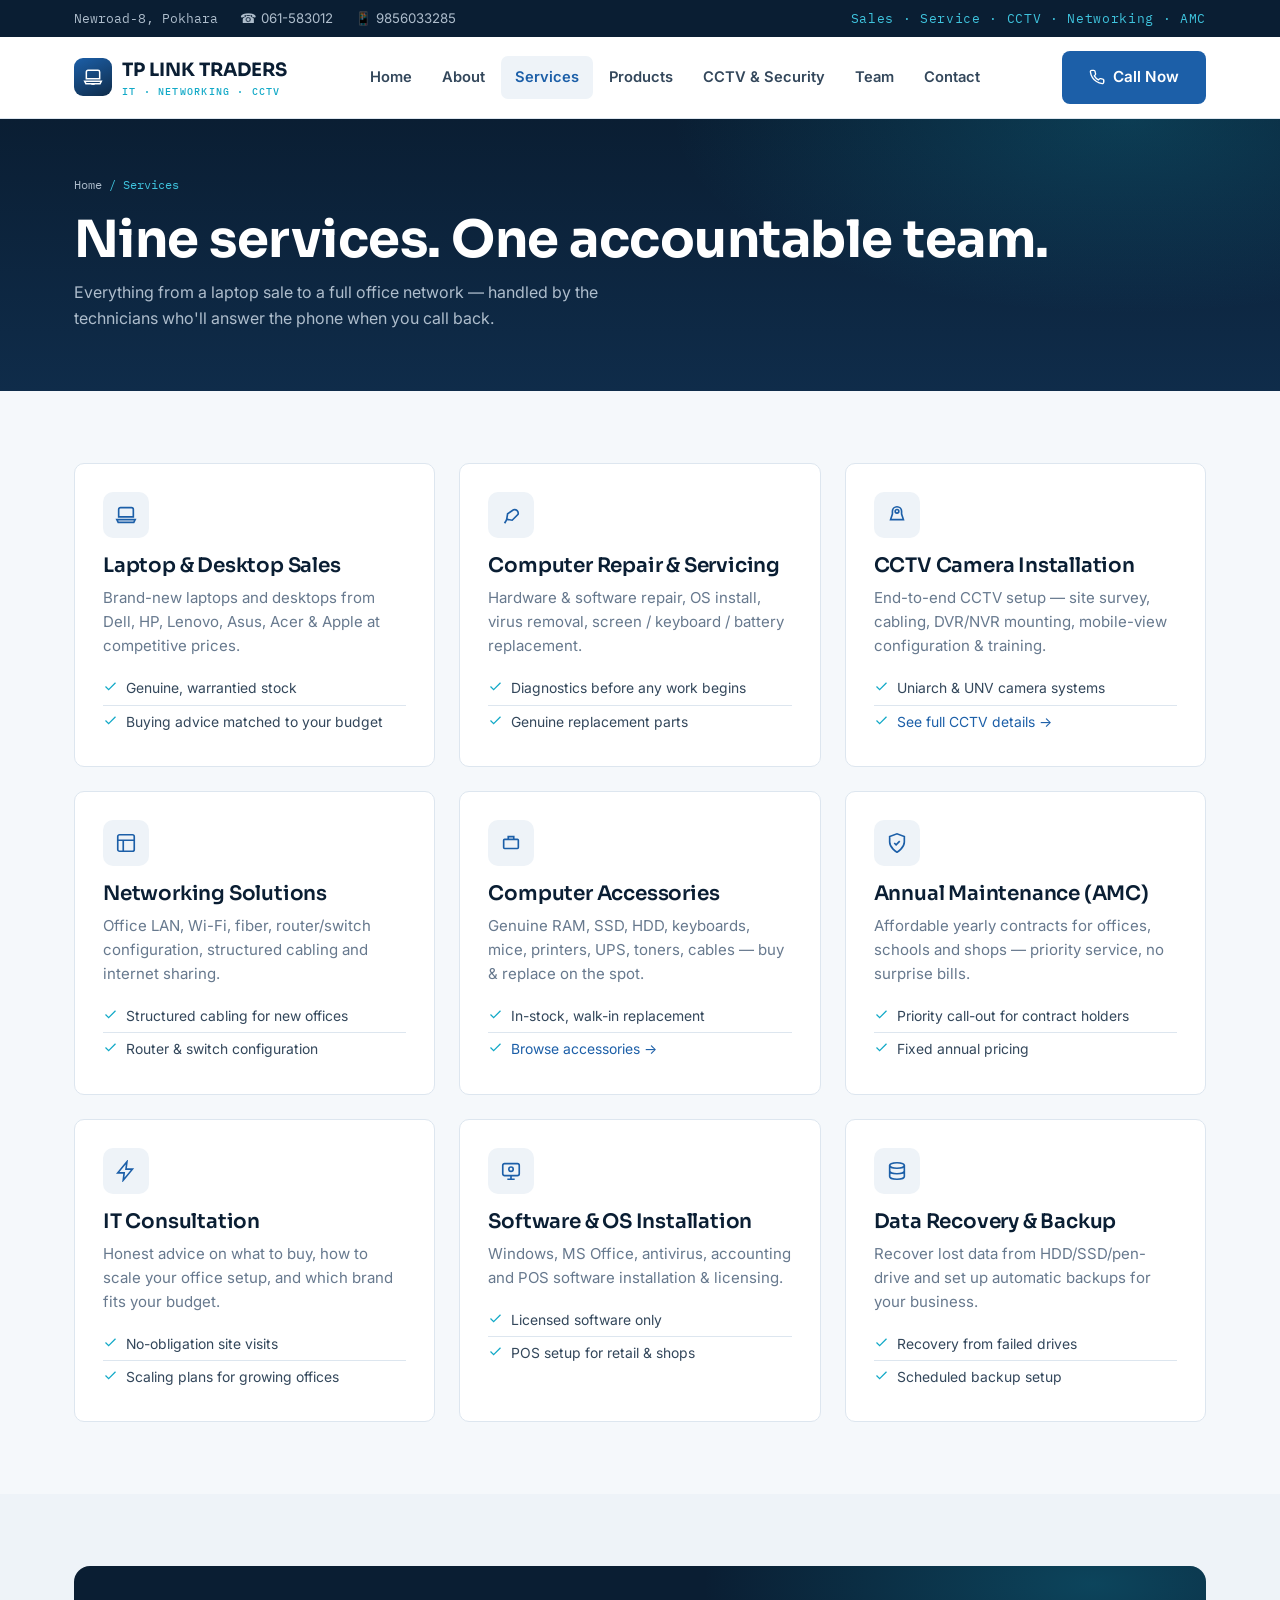
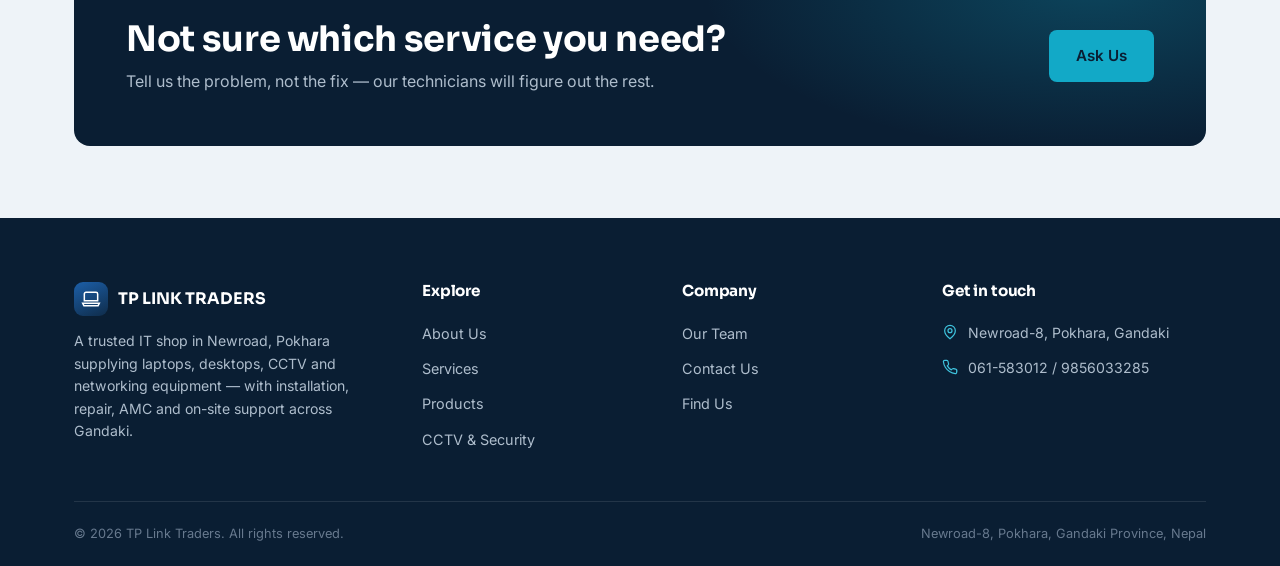
<file: services.html>
<!DOCTYPE html>
<html lang="en">
<head>
<meta charset="UTF-8">
<meta name="viewport" content="width=device-width, initial-scale=1.0">
<title>Services — TP Link Traders</title>
<meta name="description" content="Laptop &amp; desktop sales, computer repair, CCTV installation, networking, AMC, IT consultation, software installation and data recovery — all from TP Link Traders, Pokhara.">
<link rel="preconnect" href="https://fonts.googleapis.com">
<link href="https://fonts.googleapis.com/css2?family=Sora:wght@500;600;700&amp;family=Inter:wght@400;500;600;700&amp;family=IBM+Plex+Mono:wght@500;600&amp;display=swap" rel="stylesheet">
<link rel="stylesheet" href="assets/style.css">
</head>
<body>

<div class="topbar">
  <div class="container">
    <div class="topbar-info">
      <span class="mono">Newroad-8, Pokhara</span>
      <span>☎ 061-583012</span>
      <span>📱 9856033285</span>
    </div>
    <span class="topbar-tag">Sales · Service · CCTV · Networking · AMC</span>
  </div>
</div>

<header class="navbar">
  <div class="container">
    <a href="index.html" class="logo">
      <span class="logo-mark"><svg viewBox="0 0 24 24" fill="none" stroke="#fff" stroke-width="1.8"><path d="M4 6a2 2 0 012-2h12a2 2 0 012 2v8H4V6z"/><path d="M2 17h20l-1.5 3h-17L2 17z"/><path d="M10 20.5h4"/></svg></span>
      <span>TP LINK TRADERS<small>IT · Networking · CCTV</small></span>
    </a>
    <nav class="nav-links">
      <a href="index.html">Home</a>
      <a href="about.html">About</a>
      <a href="services.html" class="active">Services</a>
      <a href="products.html">Products</a>
      <a href="cctv.html">CCTV &amp; Security</a>
      <a href="team.html">Team</a>
      <a href="contact.html">Contact</a>
    </nav>
    <div class="nav-cta">
      <a href="tel:9856033285" class="btn btn-primary"><svg width="16" height="16" viewBox="0 0 24 24" fill="none" stroke="currentColor" stroke-width="2"><path d="M22 16.9v3a2 2 0 01-2.2 2 19.8 19.8 0 01-8.6-3.1 19.5 19.5 0 01-6-6A19.8 19.8 0 012.1 4.2 2 2 0 014.1 2h3a2 2 0 012 1.7c.1 1 .3 2 .7 3a2 2 0 01-.4 2.1L8 10.3a16 16 0 006 6l1.5-1.4a2 2 0 012.1-.4c1 .4 2 .6 3 .7a2 2 0 011.7 2.1z"/></svg><span class="full">Call Now</span></a>
      <button class="nav-toggle" aria-label="Toggle menu"><svg viewBox="0 0 24 24" fill="none" stroke="currentColor" stroke-width="2"><path d="M3 6h18M3 12h18M3 18h18"/></svg></button>
    </div>
  </div>
</header>
<div class="nav-scrim"></div>

<div class="page-header">
  <div class="container">
    <div class="breadcrumb"><a href="index.html">Home</a> / Services</div>
    <h1>Nine services. One accountable team.</h1>
    <p>Everything from a laptop sale to a full office network — handled by the technicians who'll answer the phone when you call back.</p>
  </div>
</div>

<section>
  <div class="container">
    <div class="grid grid-3">

      <div class="card">
        <div class="icon-badge"><svg viewBox="0 0 24 24" fill="none" stroke="currentColor" stroke-width="1.8"><path d="M4 6a2 2 0 012-2h12a2 2 0 012 2v8H4V6z"/><path d="M2 17h20l-1.5 3h-17L2 17z"/></svg></div>
        <h3>Laptop &amp; Desktop Sales</h3>
        <p>Brand-new laptops and desktops from Dell, HP, Lenovo, Asus, Acer &amp; Apple at competitive prices.</p>
        <ul class="tick">
          <li><svg viewBox="0 0 24 24" fill="none" stroke="currentColor" stroke-width="2"><path d="M20 6L9 17l-5-5"/></svg>Genuine, warrantied stock</li>
          <li><svg viewBox="0 0 24 24" fill="none" stroke="currentColor" stroke-width="2"><path d="M20 6L9 17l-5-5"/></svg>Buying advice matched to your budget</li>
        </ul>
      </div>

      <div class="card">
        <div class="icon-badge"><svg viewBox="0 0 24 24" fill="none" stroke="currentColor" stroke-width="1.8"><path d="M14.7 6.3a4 4 0 015 5l-6.4 6.4-6-1 1-6z"/><path d="M8 16l-3 5"/></svg></div>
        <h3>Computer Repair &amp; Servicing</h3>
        <p>Hardware &amp; software repair, OS install, virus removal, screen / keyboard / battery replacement.</p>
        <ul class="tick">
          <li><svg viewBox="0 0 24 24" fill="none" stroke="currentColor" stroke-width="2"><path d="M20 6L9 17l-5-5"/></svg>Diagnostics before any work begins</li>
          <li><svg viewBox="0 0 24 24" fill="none" stroke="currentColor" stroke-width="2"><path d="M20 6L9 17l-5-5"/></svg>Genuine replacement parts</li>
        </ul>
      </div>

      <div class="card">
        <div class="icon-badge"><svg viewBox="0 0 24 24" fill="none" stroke="currentColor" stroke-width="1.8"><path d="M17 8a5 5 0 00-10 0v3l-2 6h14l-2-6V8z"/><circle cx="12" cy="8" r="2"/></svg></div>
        <h3>CCTV Camera Installation</h3>
        <p>End-to-end CCTV setup — site survey, cabling, DVR/NVR mounting, mobile-view configuration &amp; training.</p>
        <ul class="tick">
          <li><svg viewBox="0 0 24 24" fill="none" stroke="currentColor" stroke-width="2"><path d="M20 6L9 17l-5-5"/></svg>Uniarch &amp; UNV camera systems</li>
          <li><svg viewBox="0 0 24 24" fill="none" stroke="currentColor" stroke-width="2"><path d="M20 6L9 17l-5-5"/></svg><a href="cctv.html">See full CCTV details →</a></li>
        </ul>
      </div>

      <div class="card">
        <div class="icon-badge"><svg viewBox="0 0 24 24" fill="none" stroke="currentColor" stroke-width="1.8"><rect x="3" y="3" width="18" height="18" rx="2"/><path d="M3 9h18M9 21V9"/></svg></div>
        <h3>Networking Solutions</h3>
        <p>Office LAN, Wi-Fi, fiber, router/switch configuration, structured cabling and internet sharing.</p>
        <ul class="tick">
          <li><svg viewBox="0 0 24 24" fill="none" stroke="currentColor" stroke-width="2"><path d="M20 6L9 17l-5-5"/></svg>Structured cabling for new offices</li>
          <li><svg viewBox="0 0 24 24" fill="none" stroke="currentColor" stroke-width="2"><path d="M20 6L9 17l-5-5"/></svg>Router &amp; switch configuration</li>
        </ul>
      </div>

      <div class="card">
        <div class="icon-badge"><svg viewBox="0 0 24 24" fill="none" stroke="currentColor" stroke-width="1.8"><rect x="4" y="8" width="16" height="10" rx="1"/><path d="M9 8V5h6v3"/></svg></div>
        <h3>Computer Accessories</h3>
        <p>Genuine RAM, SSD, HDD, keyboards, mice, printers, UPS, toners, cables — buy &amp; replace on the spot.</p>
        <ul class="tick">
          <li><svg viewBox="0 0 24 24" fill="none" stroke="currentColor" stroke-width="2"><path d="M20 6L9 17l-5-5"/></svg>In-stock, walk-in replacement</li>
          <li><svg viewBox="0 0 24 24" fill="none" stroke="currentColor" stroke-width="2"><path d="M20 6L9 17l-5-5"/></svg><a href="products.html">Browse accessories →</a></li>
        </ul>
      </div>

      <div class="card">
        <div class="icon-badge"><svg viewBox="0 0 24 24" fill="none" stroke="currentColor" stroke-width="1.8"><path d="M12 22s8-4.5 8-11V5l-8-3-8 3v6c0 6.5 8 11 8 11z"/><path d="M9 12l2 2 4-4"/></svg></div>
        <h3>Annual Maintenance (AMC)</h3>
        <p>Affordable yearly contracts for offices, schools and shops — priority service, no surprise bills.</p>
        <ul class="tick">
          <li><svg viewBox="0 0 24 24" fill="none" stroke="currentColor" stroke-width="2"><path d="M20 6L9 17l-5-5"/></svg>Priority call-out for contract holders</li>
          <li><svg viewBox="0 0 24 24" fill="none" stroke="currentColor" stroke-width="2"><path d="M20 6L9 17l-5-5"/></svg>Fixed annual pricing</li>
        </ul>
      </div>

      <div class="card">
        <div class="icon-badge"><svg viewBox="0 0 24 24" fill="none" stroke="currentColor" stroke-width="1.8"><path d="M13 2L3 14h7l-1 8 10-12h-7l1-8z"/></svg></div>
        <h3>IT Consultation</h3>
        <p>Honest advice on what to buy, how to scale your office setup, and which brand fits your budget.</p>
        <ul class="tick">
          <li><svg viewBox="0 0 24 24" fill="none" stroke="currentColor" stroke-width="2"><path d="M20 6L9 17l-5-5"/></svg>No-obligation site visits</li>
          <li><svg viewBox="0 0 24 24" fill="none" stroke="currentColor" stroke-width="2"><path d="M20 6L9 17l-5-5"/></svg>Scaling plans for growing offices</li>
        </ul>
      </div>

      <div class="card">
        <div class="icon-badge"><svg viewBox="0 0 24 24" fill="none" stroke="currentColor" stroke-width="1.8"><rect x="3" y="4" width="18" height="13" rx="2"/><path d="M8 21h8M12 17v4"/><circle cx="12" cy="10" r="2.4"/></svg></div>
        <h3>Software &amp; OS Installation</h3>
        <p>Windows, MS Office, antivirus, accounting and POS software installation &amp; licensing.</p>
        <ul class="tick">
          <li><svg viewBox="0 0 24 24" fill="none" stroke="currentColor" stroke-width="2"><path d="M20 6L9 17l-5-5"/></svg>Licensed software only</li>
          <li><svg viewBox="0 0 24 24" fill="none" stroke="currentColor" stroke-width="2"><path d="M20 6L9 17l-5-5"/></svg>POS setup for retail &amp; shops</li>
        </ul>
      </div>

      <div class="card">
        <div class="icon-badge"><svg viewBox="0 0 24 24" fill="none" stroke="currentColor" stroke-width="1.8"><ellipse cx="12" cy="6" rx="8" ry="3"/><path d="M4 6v6c0 1.7 3.6 3 8 3s8-1.3 8-3V6M4 12v6c0 1.7 3.6 3 8 3s8-1.3 8-3v-6"/></svg></div>
        <h3>Data Recovery &amp; Backup</h3>
        <p>Recover lost data from HDD/SSD/pen-drive and set up automatic backups for your business.</p>
        <ul class="tick">
          <li><svg viewBox="0 0 24 24" fill="none" stroke="currentColor" stroke-width="2"><path d="M20 6L9 17l-5-5"/></svg>Recovery from failed drives</li>
          <li><svg viewBox="0 0 24 24" fill="none" stroke="currentColor" stroke-width="2"><path d="M20 6L9 17l-5-5"/></svg>Scheduled backup setup</li>
        </ul>
      </div>

    </div>
  </div>
</section>

<section class="section-alt">
  <div class="container">
    <div class="band">
      <div>
        <h2>Not sure which service you need?</h2>
        <p>Tell us the problem, not the fix — our technicians will figure out the rest.</p>
      </div>
      <a href="contact.html" class="btn btn-accent">Ask Us</a>
    </div>
  </div>
</section>

<footer>
  <div class="container">
    <div class="footer-grid">
      <div>
        <div class="footer-logo">
          <span class="logo-mark"><svg viewBox="0 0 24 24" fill="none" stroke="#fff" stroke-width="1.8"><path d="M4 6a2 2 0 012-2h12a2 2 0 012 2v8H4V6z"/><path d="M2 17h20l-1.5 3h-17L2 17z"/></svg></span>
          <span>TP LINK TRADERS</span>
        </div>
        <p class="footer-about">A trusted IT shop in Newroad, Pokhara supplying laptops, desktops, CCTV and networking equipment — with installation, repair, AMC and on-site support across Gandaki.</p>
      </div>
      <div>
        <h4>Explore</h4>
        <a href="about.html">About Us</a>
        <a href="services.html">Services</a>
        <a href="products.html">Products</a>
        <a href="cctv.html">CCTV &amp; Security</a>
      </div>
      <div>
        <h4>Company</h4>
        <a href="team.html">Our Team</a>
        <a href="contact.html">Contact Us</a>
        <a href="contact.html#map">Find Us</a>
      </div>
      <div>
        <h4>Get in touch</h4>
        <ul class="footer-contact">
          <li><svg viewBox="0 0 24 24" fill="none" stroke="currentColor" stroke-width="1.8"><path d="M20 10c0 6-8 12-8 12s-8-6-8-12a8 8 0 0116 0z"/><circle cx="12" cy="10" r="3"/></svg>Newroad-8, Pokhara, Gandaki</li>
          <li><svg viewBox="0 0 24 24" fill="none" stroke="currentColor" stroke-width="1.8"><path d="M22 16.9v3a2 2 0 01-2.2 2 19.8 19.8 0 01-8.6-3.1 19.5 19.5 0 01-6-6A19.8 19.8 0 012.1 4.2 2 2 0 014.1 2h3a2 2 0 012 1.7c.1 1 .3 2 .7 3a2 2 0 01-.4 2.1L8 10.3a16 16 0 006 6l1.5-1.4a2 2 0 012.1-.4c1 .4 2 .6 3 .7a2 2 0 011.7 2.1z"/></svg>061-583012 / 9856033285</li>
        </ul>
      </div>
    </div>
    <div class="footer-bottom">
      <span>© <span id="year"></span> TP Link Traders. All rights reserved.</span>
      <span>Newroad-8, Pokhara, Gandaki Province, Nepal</span>
    </div>
  </div>
</footer>

<script src="assets/script.js"></script>
<script>document.getElementById('year').textContent = new Date().getFullYear();</script>
</body>
</html>
</file>
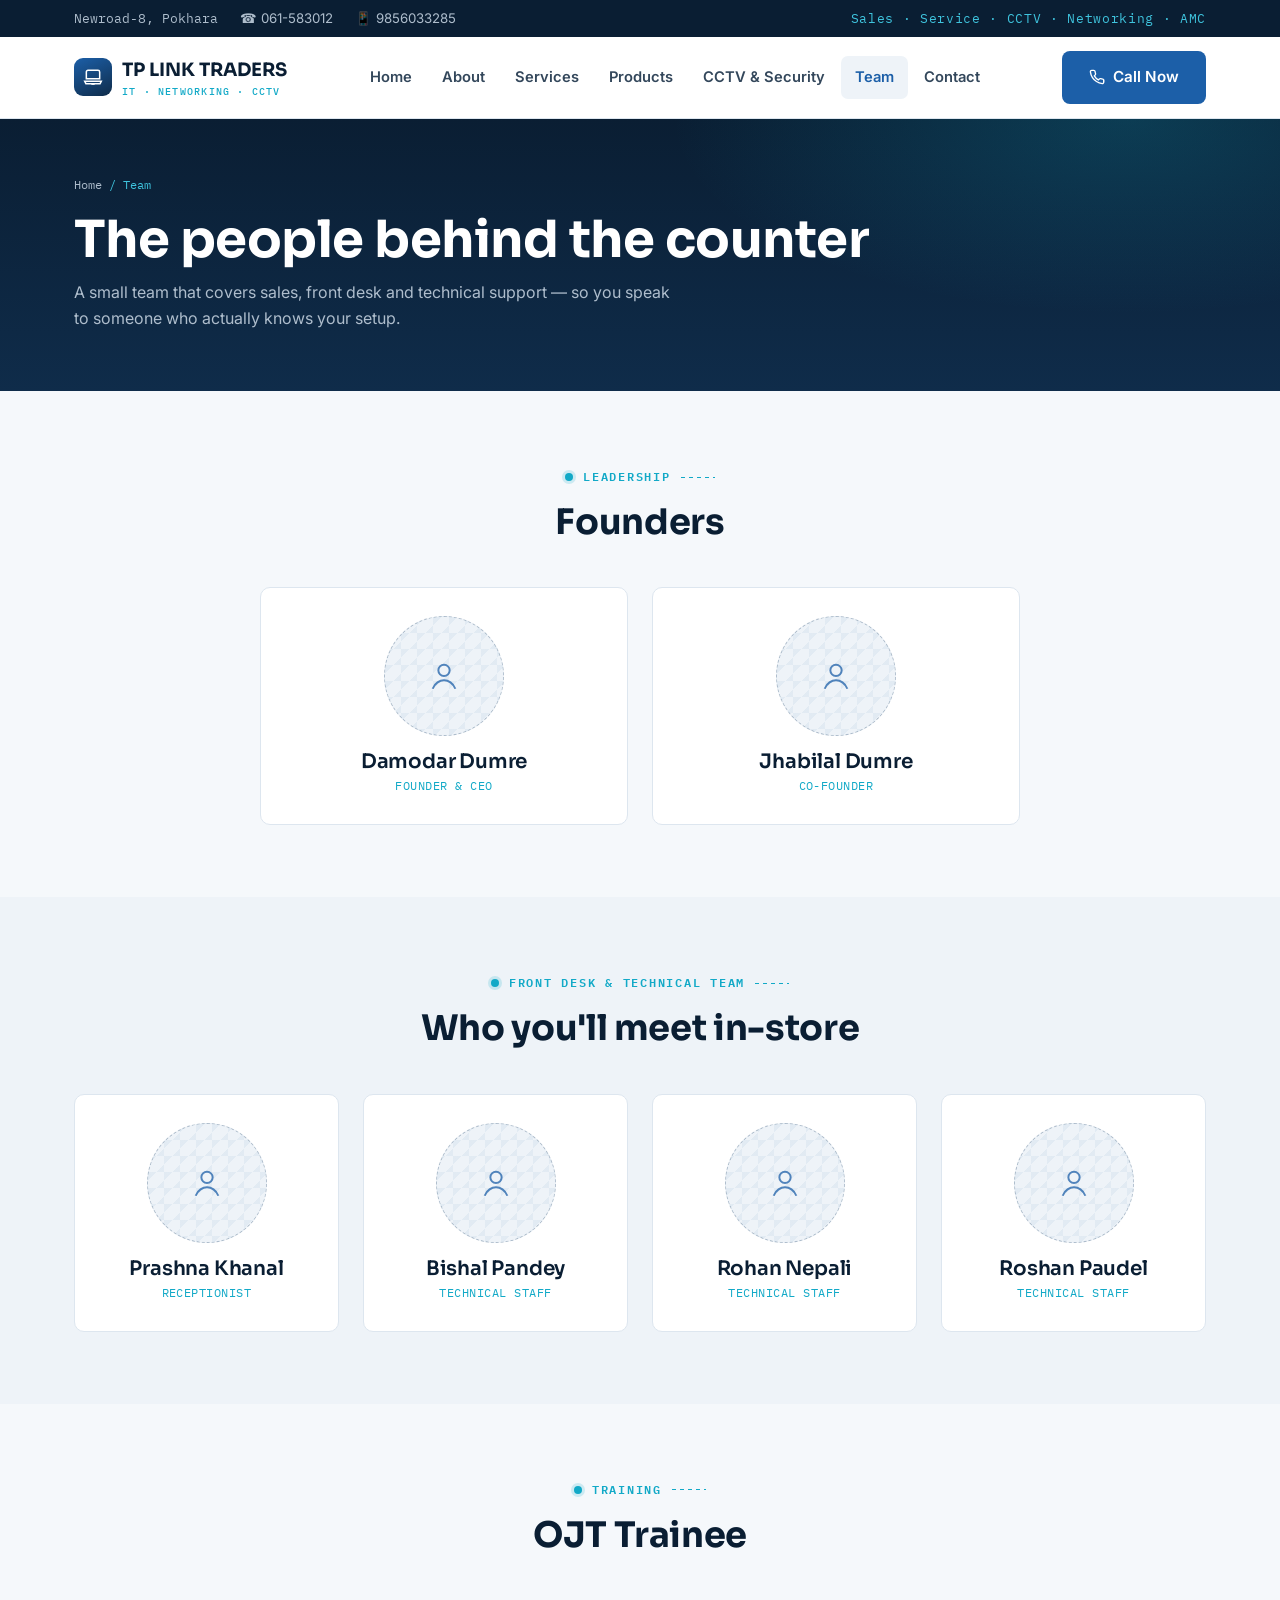
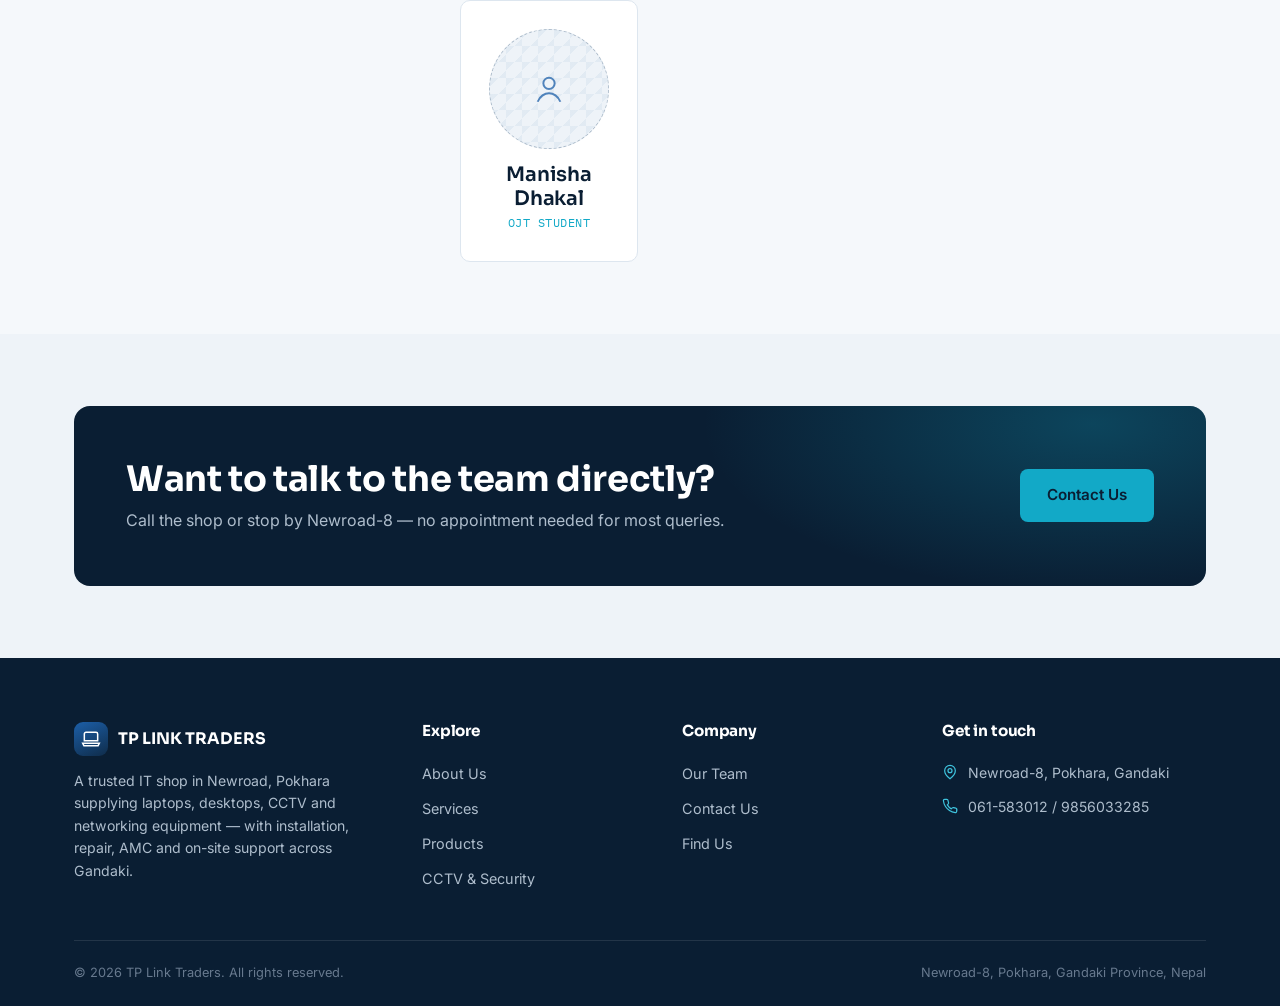
<file: team.html>
<!DOCTYPE html>
<html lang="en">
<head>
<meta charset="UTF-8">
<meta name="viewport" content="width=device-width, initial-scale=1.0">
<title>Our Team — TP Link Traders</title>
<meta name="description" content="Meet the team at TP Link Traders, Pokhara — leadership, front desk, technicians and OJT trainees.">
<link rel="preconnect" href="https://fonts.googleapis.com">
<link href="https://fonts.googleapis.com/css2?family=Sora:wght@500;600;700&amp;family=Inter:wght@400;500;600;700&amp;family=IBM+Plex+Mono:wght@500;600&amp;display=swap" rel="stylesheet">
<link rel="stylesheet" href="assets/style.css">
</head>
<body>

<div class="topbar">
  <div class="container">
    <div class="topbar-info">
      <span class="mono">Newroad-8, Pokhara</span>
      <span>☎ 061-583012</span>
      <span>📱 9856033285</span>
    </div>
    <span class="topbar-tag">Sales · Service · CCTV · Networking · AMC</span>
  </div>
</div>

<header class="navbar">
  <div class="container">
    <a href="index.html" class="logo">
      <span class="logo-mark"><svg viewBox="0 0 24 24" fill="none" stroke="#fff" stroke-width="1.8"><path d="M4 6a2 2 0 012-2h12a2 2 0 012 2v8H4V6z"/><path d="M2 17h20l-1.5 3h-17L2 17z"/><path d="M10 20.5h4"/></svg></span>
      <span>TP LINK TRADERS<small>IT · Networking · CCTV</small></span>
    </a>
    <nav class="nav-links">
      <a href="index.html">Home</a>
      <a href="about.html">About</a>
      <a href="services.html">Services</a>
      <a href="products.html">Products</a>
      <a href="cctv.html">CCTV &amp; Security</a>
      <a href="team.html" class="active">Team</a>
      <a href="contact.html">Contact</a>
    </nav>
    <div class="nav-cta">
      <a href="tel:9856033285" class="btn btn-primary"><svg width="16" height="16" viewBox="0 0 24 24" fill="none" stroke="currentColor" stroke-width="2"><path d="M22 16.9v3a2 2 0 01-2.2 2 19.8 19.8 0 01-8.6-3.1 19.5 19.5 0 01-6-6A19.8 19.8 0 012.1 4.2 2 2 0 014.1 2h3a2 2 0 012 1.7c.1 1 .3 2 .7 3a2 2 0 01-.4 2.1L8 10.3a16 16 0 006 6l1.5-1.4a2 2 0 012.1-.4c1 .4 2 .6 3 .7a2 2 0 011.7 2.1z"/></svg><span class="full">Call Now</span></a>
      <button class="nav-toggle" aria-label="Toggle menu"><svg viewBox="0 0 24 24" fill="none" stroke="currentColor" stroke-width="2"><path d="M3 6h18M3 12h18M3 18h18"/></svg></button>
    </div>
  </div>
</header>
<div class="nav-scrim"></div>

<div class="page-header">
  <div class="container">
    <div class="breadcrumb"><a href="index.html">Home</a> / Team</div>
    <h1>The people behind the counter</h1>
    <p>A small team that covers sales, front desk and technical support — so you speak to someone who actually knows your setup.</p>
  </div>
</div>

<section>
  <div class="container">
    <div class="section-head center" style="margin-left:auto;margin-right:auto;">
      <div class="eyebrow" style="justify-content:center;">LEADERSHIP</div>
      <h2>Founders</h2>
    </div>
    <div class="grid grid-2" style="max-width:760px;margin:0 auto;">
      <div class="card team-card">
        <div class="ph avatar"><svg viewBox="0 0 24 24" fill="none" stroke="currentColor" stroke-width="1.4"><circle cx="12" cy="8" r="4"/><path d="M4 21c1.5-4 5-6 8-6s6.5 2 8 6"/></svg></div>
        <h3>Damodar Dumre</h3>
        <div class="team-role">Founder &amp; CEO</div>
      </div>
      <div class="card team-card">
        <div class="ph avatar"><svg viewBox="0 0 24 24" fill="none" stroke="currentColor" stroke-width="1.4"><circle cx="12" cy="8" r="4"/><path d="M4 21c1.5-4 5-6 8-6s6.5 2 8 6"/></svg></div>
        <h3>Jhabilal Dumre</h3>
        <div class="team-role">Co-Founder</div>
      </div>
    </div>
  </div>
</section>

<section class="section-alt">
  <div class="container">
    <div class="section-head center" style="margin-left:auto;margin-right:auto;">
      <div class="eyebrow" style="justify-content:center;">FRONT DESK &amp; TECHNICAL TEAM</div>
      <h2>Who you'll meet in-store</h2>
    </div>
    <div class="grid grid-4">
      <div class="card team-card">
        <div class="ph avatar"><svg viewBox="0 0 24 24" fill="none" stroke="currentColor" stroke-width="1.4"><circle cx="12" cy="8" r="4"/><path d="M4 21c1.5-4 5-6 8-6s6.5 2 8 6"/></svg></div>
        <h3>Prashna Khanal</h3>
        <div class="team-role">Receptionist</div>
      </div>
      <div class="card team-card">
        <div class="ph avatar"><svg viewBox="0 0 24 24" fill="none" stroke="currentColor" stroke-width="1.4"><circle cx="12" cy="8" r="4"/><path d="M4 21c1.5-4 5-6 8-6s6.5 2 8 6"/></svg></div>
        <h3>Bishal Pandey</h3>
        <div class="team-role">Technical Staff</div>
      </div>
      <div class="card team-card">
        <div class="ph avatar"><svg viewBox="0 0 24 24" fill="none" stroke="currentColor" stroke-width="1.4"><circle cx="12" cy="8" r="4"/><path d="M4 21c1.5-4 5-6 8-6s6.5 2 8 6"/></svg></div>
        <h3>Rohan Nepali</h3>
        <div class="team-role">Technical Staff</div>
      </div>
      <div class="card team-card">
        <div class="ph avatar"><svg viewBox="0 0 24 24" fill="none" stroke="currentColor" stroke-width="1.4"><circle cx="12" cy="8" r="4"/><path d="M4 21c1.5-4 5-6 8-6s6.5 2 8 6"/></svg></div>
        <h3>Roshan Paudel</h3>
        <div class="team-role">Technical Staff</div>
      </div>
    </div>
  </div>
</section>

<section>
  <div class="container">
    <div class="section-head center" style="margin-left:auto;margin-right:auto;">
      <div class="eyebrow" style="justify-content:center;">TRAINING</div>
      <h2>OJT Trainee</h2>
    </div>
    <div class="grid grid-2" style="max-width:360px;margin:0 auto;">
      <div class="card team-card">
        <div class="ph avatar"><svg viewBox="0 0 24 24" fill="none" stroke="currentColor" stroke-width="1.4"><circle cx="12" cy="8" r="4"/><path d="M4 21c1.5-4 5-6 8-6s6.5 2 8 6"/></svg></div>
        <h3>Manisha Dhakal</h3>
        <div class="team-role">OJT Student</div>
      </div>
    </div>
  </div>
</section>

<section class="section-alt">
  <div class="container">
    <div class="band">
      <div>
        <h2>Want to talk to the team directly?</h2>
        <p>Call the shop or stop by Newroad-8 — no appointment needed for most queries.</p>
      </div>
      <a href="contact.html" class="btn btn-accent">Contact Us</a>
    </div>
  </div>
</section>

<footer>
  <div class="container">
    <div class="footer-grid">
      <div>
        <div class="footer-logo">
          <span class="logo-mark"><svg viewBox="0 0 24 24" fill="none" stroke="#fff" stroke-width="1.8"><path d="M4 6a2 2 0 012-2h12a2 2 0 012 2v8H4V6z"/><path d="M2 17h20l-1.5 3h-17L2 17z"/></svg></span>
          <span>TP LINK TRADERS</span>
        </div>
        <p class="footer-about">A trusted IT shop in Newroad, Pokhara supplying laptops, desktops, CCTV and networking equipment — with installation, repair, AMC and on-site support across Gandaki.</p>
      </div>
      <div>
        <h4>Explore</h4>
        <a href="about.html">About Us</a>
        <a href="services.html">Services</a>
        <a href="products.html">Products</a>
        <a href="cctv.html">CCTV &amp; Security</a>
      </div>
      <div>
        <h4>Company</h4>
        <a href="team.html">Our Team</a>
        <a href="contact.html">Contact Us</a>
        <a href="contact.html#map">Find Us</a>
      </div>
      <div>
        <h4>Get in touch</h4>
        <ul class="footer-contact">
          <li><svg viewBox="0 0 24 24" fill="none" stroke="currentColor" stroke-width="1.8"><path d="M20 10c0 6-8 12-8 12s-8-6-8-12a8 8 0 0116 0z"/><circle cx="12" cy="10" r="3"/></svg>Newroad-8, Pokhara, Gandaki</li>
          <li><svg viewBox="0 0 24 24" fill="none" stroke="currentColor" stroke-width="1.8"><path d="M22 16.9v3a2 2 0 01-2.2 2 19.8 19.8 0 01-8.6-3.1 19.5 19.5 0 01-6-6A19.8 19.8 0 012.1 4.2 2 2 0 014.1 2h3a2 2 0 012 1.7c.1 1 .3 2 .7 3a2 2 0 01-.4 2.1L8 10.3a16 16 0 006 6l1.5-1.4a2 2 0 012.1-.4c1 .4 2 .6 3 .7a2 2 0 011.7 2.1z"/></svg>061-583012 / 9856033285</li>
        </ul>
      </div>
    </div>
    <div class="footer-bottom">
      <span>© <span id="year"></span> TP Link Traders. All rights reserved.</span>
      <span>Newroad-8, Pokhara, Gandaki Province, Nepal</span>
    </div>
  </div>
</footer>

<script src="assets/script.js"></script>
<script>document.getElementById('year').textContent = new Date().getFullYear();</script>
</body>
</html>
</file>
<file: assets/style.css>
/* ============================================================
   TP LINK TRADERS — Design System
   Palette: deep navy + tech blue + signal cyan, cool-white bg
   Type: Sora (display) / Inter (body) / IBM Plex Mono (utility)
   Signature: the "signal trace" — a dashed ping-line + node dot
   that marks section eyebrows and threads through dividers,
   echoing the networking/connectivity trade at the shop's core.
   ============================================================ */

:root{
  --navy-900:#0a1e33;
  --navy-800:#0f2c4a;
  --navy-700:#163a5f;
  --blue-600:#1c5fa8;
  --blue-500:#2670c4;
  --cyan-500:#12a9c7;
  --cyan-400:#3fc4de;
  --amber-500:#e8a33d;
  --slate-700:#33475b;
  --slate-500:#67798e;
  --slate-300:#aebdcc;
  --bg:#f5f8fb;
  --bg-alt:#eef3f8;
  --white:#ffffff;
  --border:#dde6ef;
  --radius:10px;
  --shadow-sm: 0 1px 2px rgba(10,30,51,0.06), 0 1px 1px rgba(10,30,51,0.04);
  --shadow-md: 0 8px 24px rgba(10,30,51,0.09);
  --maxw:1180px;
}

*,*::before,*::after{box-sizing:border-box;}
html{scroll-behavior:smooth;}
body{
  margin:0;
  font-family:'Inter',system-ui,sans-serif;
  color:var(--slate-700);
  background:var(--bg);
  line-height:1.6;
  -webkit-font-smoothing:antialiased;
}
h1,h2,h3,h4{
  font-family:'Sora',system-ui,sans-serif;
  color:var(--navy-900);
  margin:0 0 .5em;
  line-height:1.2;
  letter-spacing:-0.01em;
}
h1{font-size:clamp(2.1rem,4vw,3.2rem); font-weight:700;}
h2{font-size:clamp(1.6rem,3vw,2.2rem); font-weight:700;}
h3{font-size:1.25rem; font-weight:600;}
p{margin:0 0 1em;}
a{color:var(--blue-600); text-decoration:none;}
img{max-width:100%; display:block;}
ul{margin:0; padding:0;}
li{list-style:none;}
.container{max-width:var(--maxw); margin:0 auto; padding:0 24px;}
.mono{font-family:'IBM Plex Mono',monospace;}
section{padding:72px 0;}
section.tight{padding:48px 0;}
.center{text-align:center;}

::selection{background:var(--cyan-400); color:var(--navy-900);}
:focus-visible{outline:2px solid var(--cyan-500); outline-offset:2px;}

@media (prefers-reduced-motion: reduce){
  *{animation:none !important; transition:none !important;}
}

/* ---------- Signal trace (signature motif) ---------- */
.eyebrow{
  display:inline-flex;
  align-items:center;
  gap:10px;
  font-family:'IBM Plex Mono',monospace;
  font-size:.78rem;
  letter-spacing:.14em;
  text-transform:uppercase;
  color:var(--cyan-500);
  font-weight:600;
  margin-bottom:14px;
}
.eyebrow::before{
  content:"";
  width:8px; height:8px;
  border-radius:50%;
  background:var(--cyan-500);
  box-shadow:0 0 0 3px rgba(18,169,199,.18);
  flex-shrink:0;
}
.eyebrow::after{
  content:"";
  width:34px; height:1px;
  background-image:linear-gradient(to right, var(--cyan-500) 55%, transparent 45%);
  background-size:8px 1px;
  background-repeat:repeat-x;
}
.section-head{max-width:640px; margin:0 auto 44px;}
.section-head.left{margin:0 0 44px;}

/* trace divider between stacked sections */
.trace-divider{
  display:flex; align-items:center; justify-content:center;
  gap:8px; padding:0 0 0; height:1px;
}

/* ---------- Buttons ---------- */
.btn{
  display:inline-flex;
  align-items:center;
  gap:8px;
  padding:13px 26px;
  border-radius:8px;
  font-weight:600;
  font-size:.95rem;
  border:1px solid transparent;
  cursor:pointer;
  transition:transform .15s ease, box-shadow .15s ease, background .15s ease;
  white-space:nowrap;
}
.btn:hover{transform:translateY(-1px);}
.btn-primary{background:var(--blue-600); color:#fff;}
.btn-primary:hover{background:var(--blue-500); box-shadow:var(--shadow-md);}
.btn-accent{background:var(--cyan-500); color:var(--navy-900);}
.btn-accent:hover{background:var(--cyan-400); box-shadow:var(--shadow-md);}
.btn-ghost{background:transparent; color:var(--white); border-color:rgba(255,255,255,.35);}
.btn-ghost:hover{background:rgba(255,255,255,.1);}
.btn-outline{background:transparent; color:var(--blue-600); border-color:var(--blue-600);}
.btn-outline:hover{background:var(--blue-600); color:#fff;}
.btn-block{width:100%; justify-content:center;}

/* ---------- Top utility bar ---------- */
.topbar{
  background:var(--navy-900);
  color:var(--slate-300);
  font-size:.83rem;
}
.topbar .container{
  display:flex;
  justify-content:space-between;
  align-items:center;
  padding-top:8px;
  padding-bottom:8px;
  gap:16px;
  flex-wrap:wrap;
}
.topbar a{color:var(--slate-300);}
.topbar a:hover{color:var(--cyan-400);}
.topbar-info{display:flex; gap:22px; flex-wrap:wrap;}
.topbar-info span{display:inline-flex; align-items:center; gap:7px;}
.topbar-info svg{width:14px; height:14px; opacity:.8; flex-shrink:0;}
.topbar-tag{font-family:'IBM Plex Mono',monospace; letter-spacing:.05em; color:var(--cyan-400);}

/* ---------- Navbar ---------- */
.navbar{
  background:var(--white);
  border-bottom:1px solid var(--border);
  position:sticky; top:0; z-index:50;
}
.navbar .container{
  display:flex;
  align-items:center;
  justify-content:space-between;
  padding-top:14px;
  padding-bottom:14px;
}
.logo{
  display:flex;
  align-items:center;
  gap:10px;
  font-family:'Sora',sans-serif;
  font-weight:700;
  font-size:1.15rem;
  color:var(--navy-900);
}
.logo-mark{
  width:38px; height:38px;
  border-radius:9px;
  background:linear-gradient(155deg, var(--blue-600), var(--navy-800));
  display:flex; align-items:center; justify-content:center;
  flex-shrink:0;
}
.logo-mark svg{width:20px; height:20px;}
.logo small{
  display:block;
  font-family:'IBM Plex Mono',monospace;
  font-weight:500;
  font-size:.63rem;
  letter-spacing:.12em;
  color:var(--cyan-500);
  text-transform:uppercase;
}
.nav-links{display:flex; align-items:center; gap:2px;}
.nav-links a{
  color:var(--slate-700);
  font-weight:600;
  font-size:.92rem;
  padding:10px 14px;
  border-radius:7px;
  transition:background .15s, color .15s;
}
.nav-links a:hover{background:var(--bg-alt); color:var(--blue-600);}
.nav-links a.active{color:var(--blue-600); background:var(--bg-alt);}
.nav-cta{display:flex; align-items:center; gap:10px;}
.nav-toggle{
  display:none;
  background:none; border:none; cursor:pointer;
  padding:6px;
}
.nav-toggle svg{width:26px; height:26px; color:var(--navy-900);}

@media (max-width: 940px){
  .nav-links{
    position:fixed; top:0; right:-100%; height:100vh; width:min(78vw,320px);
    background:var(--white); flex-direction:column; align-items:stretch;
    padding:90px 24px 24px; box-shadow:-8px 0 30px rgba(10,30,51,.15);
    transition:right .25s ease; gap:4px;
  }
  .nav-links.open{right:0;}
  .nav-links a{padding:14px 12px; border-bottom:1px solid var(--border);}
  .nav-toggle{display:block;}
  .nav-cta .btn span.full{display:none;}
}
.nav-scrim{
  position:fixed; inset:0; background:rgba(10,20,33,.4);
  opacity:0; pointer-events:none; transition:opacity .25s; z-index:45;
}
.nav-scrim.open{opacity:1; pointer-events:auto;}

/* ---------- Hero ---------- */
.hero{
  background:
    radial-gradient(1100px 480px at 85% -10%, rgba(18,169,199,.25), transparent 60%),
    linear-gradient(180deg, var(--navy-900), var(--navy-800));
  color:#fff;
  padding:88px 0 96px;
  position:relative;
  overflow:hidden;
}
.hero .container{
  display:grid;
  grid-template-columns:1.1fr .9fr;
  gap:48px;
  align-items:center;
  position:relative;
  z-index:2;
}
.hero-eyebrow{
  display:inline-flex; align-items:center; gap:10px;
  font-family:'IBM Plex Mono',monospace; font-size:.78rem;
  letter-spacing:.14em; text-transform:uppercase;
  color:var(--cyan-400); margin-bottom:18px;
}
.hero-eyebrow::before{
  content:""; width:8px; height:8px; border-radius:50%;
  background:var(--cyan-400); box-shadow:0 0 0 4px rgba(63,196,222,.25);
}
.hero h1{color:#fff; margin-bottom:18px;}
.hero p.lead{color:var(--slate-300); font-size:1.08rem; max-width:520px; margin-bottom:30px;}
.hero-actions{display:flex; gap:14px; flex-wrap:wrap;}
.hero-badges{display:flex; gap:22px; margin-top:40px; flex-wrap:wrap;}
.hero-badges .badge{font-family:'IBM Plex Mono',monospace; font-size:.78rem; color:var(--slate-300);}
.hero-badges .badge b{display:block; font-family:'Sora',sans-serif; color:#fff; font-size:1.3rem; font-weight:700;}

/* network diagram signature graphic */
.net-diagram{
  position:relative; height:340px;
}
.net-diagram svg{position:absolute; inset:0; width:100%; height:100%;}
.net-node{
  position:absolute;
  width:104px;
  background:rgba(255,255,255,.06);
  border:1px solid rgba(255,255,255,.16);
  border-radius:12px;
  padding:14px 12px 12px;
  backdrop-filter:blur(2px);
  text-align:center;
}
.net-node svg{position:static; width:26px; height:26px; margin:0 auto 8px; color:var(--cyan-400);}
.net-node span{display:block; font-family:'IBM Plex Mono',monospace; font-size:.68rem; letter-spacing:.04em; color:var(--slate-300);}
.net-node.n1{top:0; left:6%;}
.net-node.n2{top:6%; right:2%;}
.net-node.n3{bottom:10%; left:0;}
.net-node.n4{bottom:0; right:12%;}
.net-node.n5{top:42%; left:38%;}
.dash-line{
  stroke:rgba(63,196,222,.55);
  stroke-width:1.6;
  stroke-dasharray:5 6;
  fill:none;
  animation:dashmove 6s linear infinite;
}
@keyframes dashmove{to{stroke-dashoffset:-100;}}
.pulse-dot{fill:var(--cyan-400);}

@media (max-width: 940px){
  .hero .container{grid-template-columns:1fr;}
  .net-diagram{height:260px; margin-top:10px;}
}

/* ---------- Placeholder image blocks ---------- */
.ph{
  position:relative;
  border-radius:var(--radius);
  border:1.5px dashed var(--slate-300);
  background:
    linear-gradient(135deg, rgba(28,95,168,.06) 25%, transparent 25%) 0 0/16px 16px,
    linear-gradient(135deg, transparent 75%, rgba(28,95,168,.06) 75%) 0 0/16px 16px,
    var(--bg-alt);
  display:flex; flex-direction:column; align-items:center; justify-content:center;
  gap:10px; text-align:center; color:var(--slate-500);
  min-height:170px; overflow:hidden;
}
.ph svg{width:30px; height:30px; color:var(--blue-600); opacity:.75;}
.ph .ph-label{
  font-family:'IBM Plex Mono',monospace; font-size:.72rem;
  letter-spacing:.03em; color:var(--slate-500); padding:0 14px;
}
.ph.navy{background-color:#eaf1f8;}
.ph.cyan{background-color:#e7f6f9;}
.ph.square{aspect-ratio:1/1; min-height:0;}
.ph.wide{aspect-ratio:16/10; min-height:0;}
.ph.avatar{aspect-ratio:1/1; min-height:0; border-radius:50%; width:120px; margin:0 auto;}
.ph.avatar svg{width:34px; height:34px;}
.ph.avatar .ph-label{display:none;}

/* ---------- Cards / grids ---------- */
.grid{display:grid; gap:24px;}
.grid-3{grid-template-columns:repeat(3,1fr);}
.grid-4{grid-template-columns:repeat(4,1fr);}
.grid-2{grid-template-columns:repeat(2,1fr);}
@media (max-width:940px){
  .grid-3, .grid-4{grid-template-columns:repeat(2,1fr);}
}
@media (max-width:640px){
  .grid-3, .grid-4, .grid-2{grid-template-columns:1fr;}
}

.card{
  background:var(--white);
  border:1px solid var(--border);
  border-radius:var(--radius);
  padding:28px;
  transition:box-shadow .2s ease, transform .2s ease, border-color .2s ease;
}
.card:hover{box-shadow:var(--shadow-md); transform:translateY(-3px); border-color:transparent;}
.card .icon-badge{
  width:46px; height:46px; border-radius:10px;
  background:var(--bg-alt);
  display:flex; align-items:center; justify-content:center;
  margin-bottom:16px;
}
.card .icon-badge svg{width:22px; height:22px; color:var(--blue-600);}
.card h3{margin-bottom:8px;}
.card p{color:var(--slate-500); font-size:.94rem; margin-bottom:0;}
.card ul.tick{margin-top:14px;}
.card ul.tick li{
  display:flex; gap:8px; font-size:.87rem; color:var(--slate-700);
  padding:5px 0; border-top:1px solid var(--border);
}
.card ul.tick li:first-child{border-top:none;}
.card ul.tick svg{width:15px; height:15px; color:var(--cyan-500); flex-shrink:0; margin-top:2px;}

/* band / cta */
.band{
  background:var(--navy-900);
  color:#fff;
  border-radius:16px;
  padding:52px;
  display:flex; align-items:center; justify-content:space-between; gap:32px;
  flex-wrap:wrap;
  position:relative;
  overflow:hidden;
}
.band::after{
  content:""; position:absolute; inset:0;
  background:radial-gradient(600px 260px at 90% 10%, rgba(18,169,199,.28), transparent 65%);
}
.band > *{position:relative; z-index:1;}
.band h2{color:#fff; margin-bottom:8px;}
.band p{color:var(--slate-300); margin:0;}

/* alt bg section */
.section-alt{background:var(--bg-alt);}

/* tags/pills */
.pill{
  display:inline-flex; align-items:center; gap:6px;
  font-family:'IBM Plex Mono',monospace; font-size:.72rem;
  letter-spacing:.03em; padding:5px 11px; border-radius:100px;
  background:var(--bg-alt); color:var(--slate-700); border:1px solid var(--border);
}
.pill.cyan{background:rgba(18,169,199,.1); color:#0d7f95; border-color:rgba(18,169,199,.25);}
.pill.amber{background:rgba(232,163,61,.12); color:#9a6416; border-color:rgba(232,163,61,.3);}

/* tables (specs) */
table.spec{width:100%; border-collapse:collapse; font-size:.9rem;}
table.spec th, table.spec td{
  text-align:left; padding:12px 14px; border-bottom:1px solid var(--border);
}
table.spec th{
  font-family:'IBM Plex Mono',monospace; font-size:.72rem; text-transform:uppercase;
  letter-spacing:.06em; color:var(--slate-500); font-weight:600;
}

/* steps (genuine sequence — CCTV install process) */
.steps{counter-reset:step; display:grid; grid-template-columns:repeat(4,1fr); gap:0; position:relative;}
.step{position:relative; padding:0 20px 0 0;}
.step::before{
  counter-increment:step; content:counter(step);
  width:34px; height:34px; border-radius:50%;
  background:var(--navy-900); color:var(--cyan-400);
  font-family:'IBM Plex Mono',monospace; font-weight:600; font-size:.85rem;
  display:flex; align-items:center; justify-content:center; margin-bottom:14px;
}
.step:not(:last-child)::after{
  content:""; position:absolute; top:17px; left:34px; right:-4px; height:1px;
  background-image:linear-gradient(to right, var(--slate-300) 55%, transparent 45%);
  background-size:8px 1px; background-repeat:repeat-x;
}
@media (max-width:940px){
  .steps{grid-template-columns:repeat(2,1fr); row-gap:32px;}
  .step:nth-child(2)::after{display:none;}
}
@media (max-width:640px){
  .steps{grid-template-columns:1fr;}
  .step::after{display:none;}
}

/* review cards */
.review-card{
  background:var(--white); border:1px solid var(--border); border-radius:var(--radius);
  padding:24px;
}
.review-stars{color:var(--amber-500); font-size:.95rem; margin-bottom:10px; letter-spacing:2px;}
.review-name{font-weight:700; color:var(--navy-900); font-size:.92rem;}
.review-meta{font-family:'IBM Plex Mono',monospace; font-size:.72rem; color:var(--slate-500);}

/* team */
.team-card{text-align:center;}
.team-card h3{margin:14px 0 2px;}
.team-role{color:var(--cyan-500); font-family:'IBM Plex Mono',monospace; font-size:.78rem; letter-spacing:.04em; text-transform:uppercase;}

/* forms */
.form-grid{display:grid; grid-template-columns:1fr 1fr; gap:18px;}
.form-grid .full{grid-column:1/-1;}
label{display:block; font-size:.85rem; font-weight:600; color:var(--navy-900); margin-bottom:7px;}
input, select, textarea{
  width:100%; padding:12px 14px; border:1px solid var(--border); border-radius:8px;
  font-family:'Inter',sans-serif; font-size:.94rem; color:var(--slate-700); background:#fff;
}
input:focus, select:focus, textarea:focus{outline:none; border-color:var(--cyan-500); box-shadow:0 0 0 3px rgba(18,169,199,.15);}
textarea{resize:vertical; min-height:120px;}
@media (max-width:640px){.form-grid{grid-template-columns:1fr;}}

.form-note{
  display:flex; gap:10px; align-items:flex-start;
  background:var(--bg-alt); border:1px solid var(--border); border-radius:8px;
  padding:14px 16px; font-size:.85rem; color:var(--slate-500); margin-top:16px;
}
.form-note svg{width:17px; height:17px; flex-shrink:0; color:var(--blue-600); margin-top:1px;}

/* map */
.map-wrap{
  border-radius:var(--radius); overflow:hidden; border:1px solid var(--border);
  box-shadow:var(--shadow-sm);
}
.map-wrap iframe{width:100%; height:100%; border:0; display:block;}

/* footer */
footer{background:var(--navy-900); color:var(--slate-300); padding:64px 0 0;}
.footer-grid{
  display:grid; grid-template-columns:1.4fr 1fr 1fr 1.2fr; gap:40px; padding-bottom:44px;
  border-bottom:1px solid rgba(255,255,255,.1);
}
.footer-grid h4{color:#fff; font-family:'Sora',sans-serif; font-size:.95rem; margin-bottom:16px;}
.footer-grid a{color:var(--slate-300); display:block; padding:6px 0; font-size:.9rem;}
.footer-grid a:hover{color:var(--cyan-400);}
.footer-logo{display:flex; align-items:center; gap:10px; margin-bottom:14px;}
.footer-logo .logo-mark{width:34px; height:34px;}
.footer-logo span{font-family:'Sora',sans-serif; font-weight:700; color:#fff;}
.footer-about{font-size:.88rem; color:var(--slate-300); max-width:320px;}
.footer-contact li{display:flex; gap:10px; font-size:.88rem; padding:6px 0; color:var(--slate-300);}
.footer-contact svg{width:16px; height:16px; margin-top:2px; color:var(--cyan-400); flex-shrink:0;}
.footer-bottom{
  display:flex; justify-content:space-between; align-items:center; flex-wrap:wrap; gap:10px;
  padding:22px 0; font-size:.8rem; color:var(--slate-500);
}
@media (max-width:940px){
  .footer-grid{grid-template-columns:1fr 1fr; row-gap:32px;}
}
@media (max-width:640px){
  .footer-grid{grid-template-columns:1fr;}
}

/* page header (interior pages) */
.page-header{
  background:linear-gradient(180deg, var(--navy-900), var(--navy-800));
  color:#fff; padding:56px 0 60px; position:relative; overflow:hidden;
}
.page-header::after{
  content:""; position:absolute; inset:0;
  background:radial-gradient(700px 300px at 88% 0%, rgba(18,169,199,.22), transparent 65%);
}
.page-header .container{position:relative; z-index:1;}
.page-header h1{color:#fff; margin-bottom:10px;}
.page-header p{color:var(--slate-300); max-width:600px; margin:0;}
.breadcrumb{font-family:'IBM Plex Mono',monospace; font-size:.78rem; color:var(--cyan-400); margin-bottom:14px;}
.breadcrumb a{color:var(--slate-300);}

/* brand strip */
.brand-strip{
  display:flex; gap:14px; flex-wrap:wrap; justify-content:center;
}
.brand-chip{
  padding:10px 20px; border:1px solid var(--border); border-radius:8px;
  font-family:'IBM Plex Mono',monospace; font-size:.85rem; color:var(--slate-700);
  background:#fff;
}

/* products */
.cat-nav{
  display:flex; gap:10px; flex-wrap:wrap; margin-bottom:36px;
  position:sticky; top:73px; background:var(--bg); padding:14px 0; z-index:10;
  border-bottom:1px solid var(--border);
}
.cat-nav a{
  font-size:.85rem; font-weight:600; padding:8px 16px; border-radius:100px;
  border:1px solid var(--border); color:var(--slate-700); background:#fff;
}
.cat-nav a:hover{border-color:var(--blue-600); color:var(--blue-600);}
.product-cat{padding:48px 0; border-bottom:1px solid var(--border); scroll-margin-top:150px;}
.product-cat:last-child{border-bottom:none;}
.cat-title{display:flex; align-items:baseline; gap:12px; margin-bottom:6px;}
.cat-title h2{margin-bottom:0;}
.cat-sub{color:var(--slate-500); margin-bottom:26px; font-size:.94rem;}
.item-grid{display:grid; grid-template-columns:repeat(4,1fr); gap:20px;}
@media (max-width:940px){.item-grid{grid-template-columns:repeat(2,1fr);}}
@media (max-width:640px){.item-grid{grid-template-columns:1fr 1fr;}}
.item-card{
  background:#fff; border:1px solid var(--border); border-radius:var(--radius);
  overflow:hidden; transition:box-shadow .2s, transform .2s;
}
.item-card:hover{box-shadow:var(--shadow-md); transform:translateY(-3px);}
.item-card .item-body{padding:14px 16px 16px;}
.item-card h4{font-family:'Sora',sans-serif; font-size:.92rem; font-weight:700; color:var(--navy-900); margin:0 0 4px;}
.item-card .item-tag{font-family:'IBM Plex Mono',monospace; font-size:.7rem; color:var(--slate-500);}

/* utility spacing */
.mt-0{margin-top:0;} .mb-0{margin-bottom:0;}
.flex{display:flex;} .items-center{align-items:center;} .gap-2{gap:8px;} .gap-3{gap:12px;}
</file>
